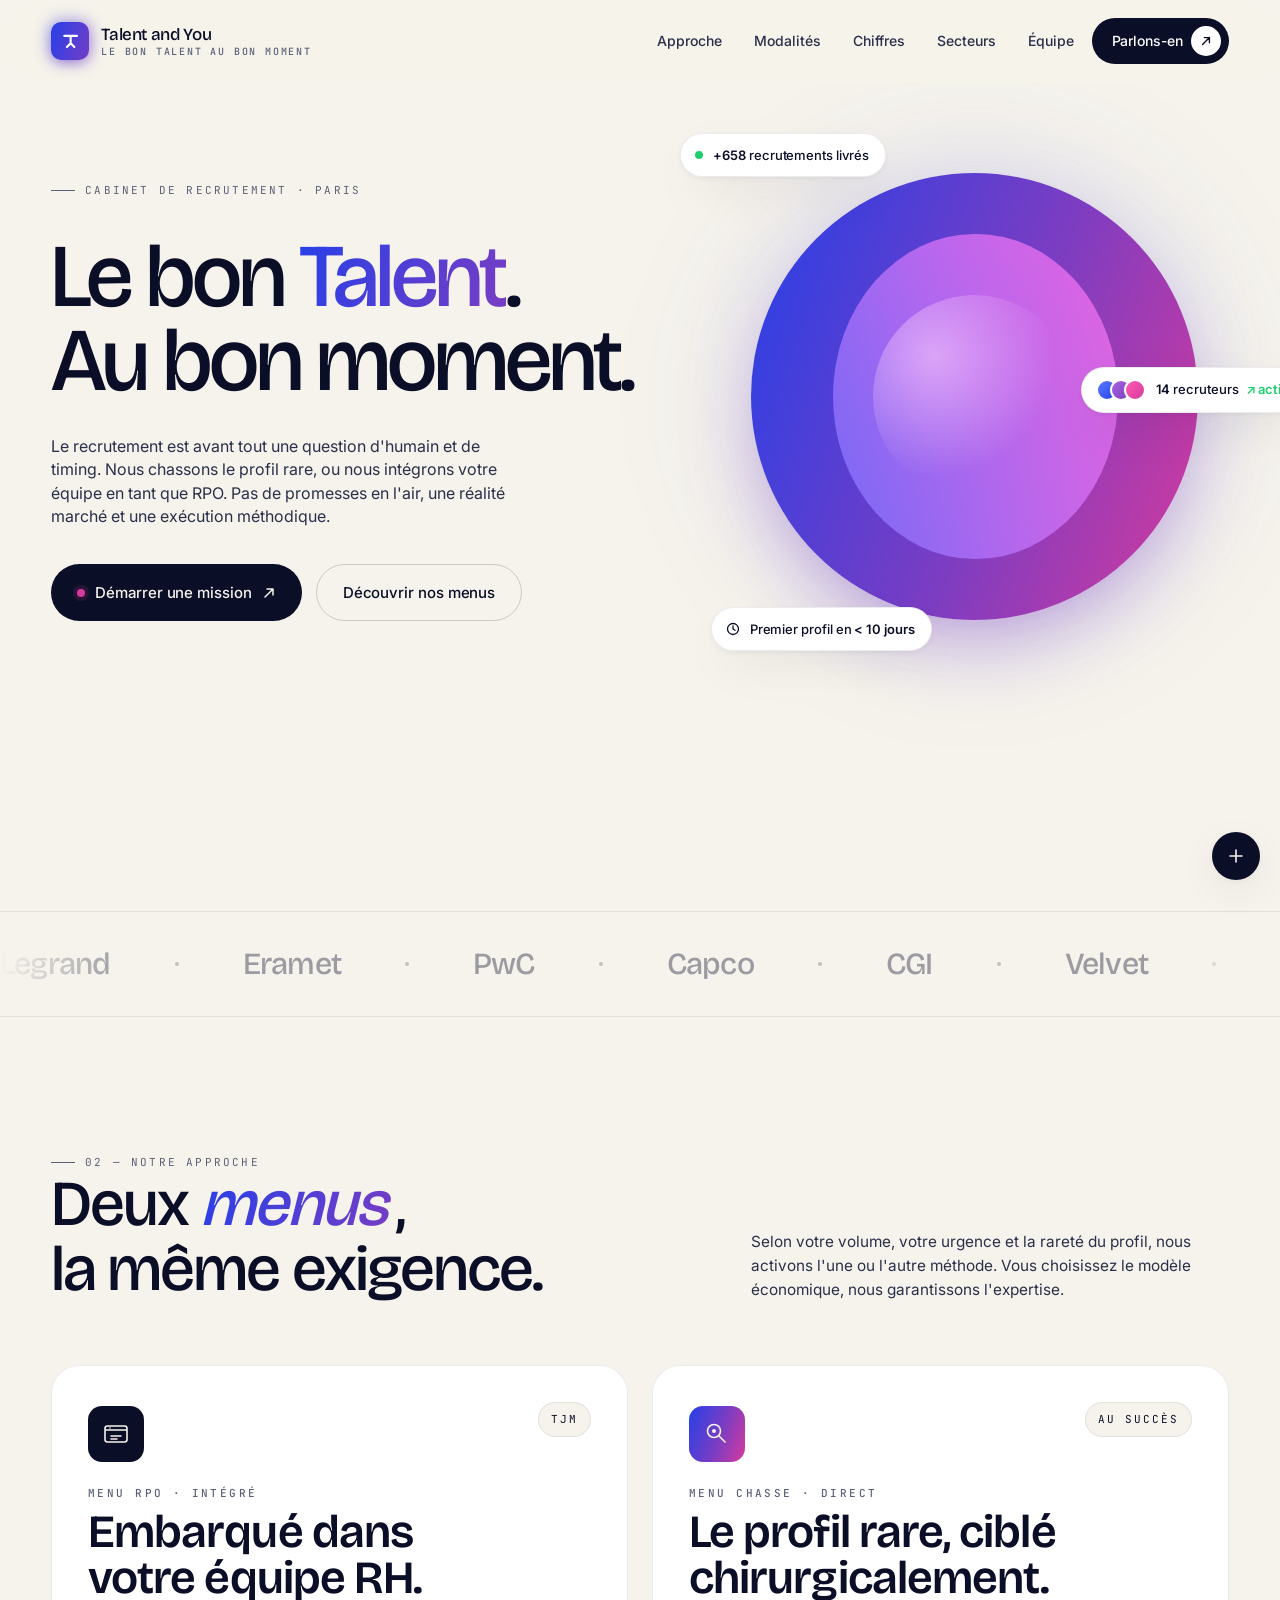
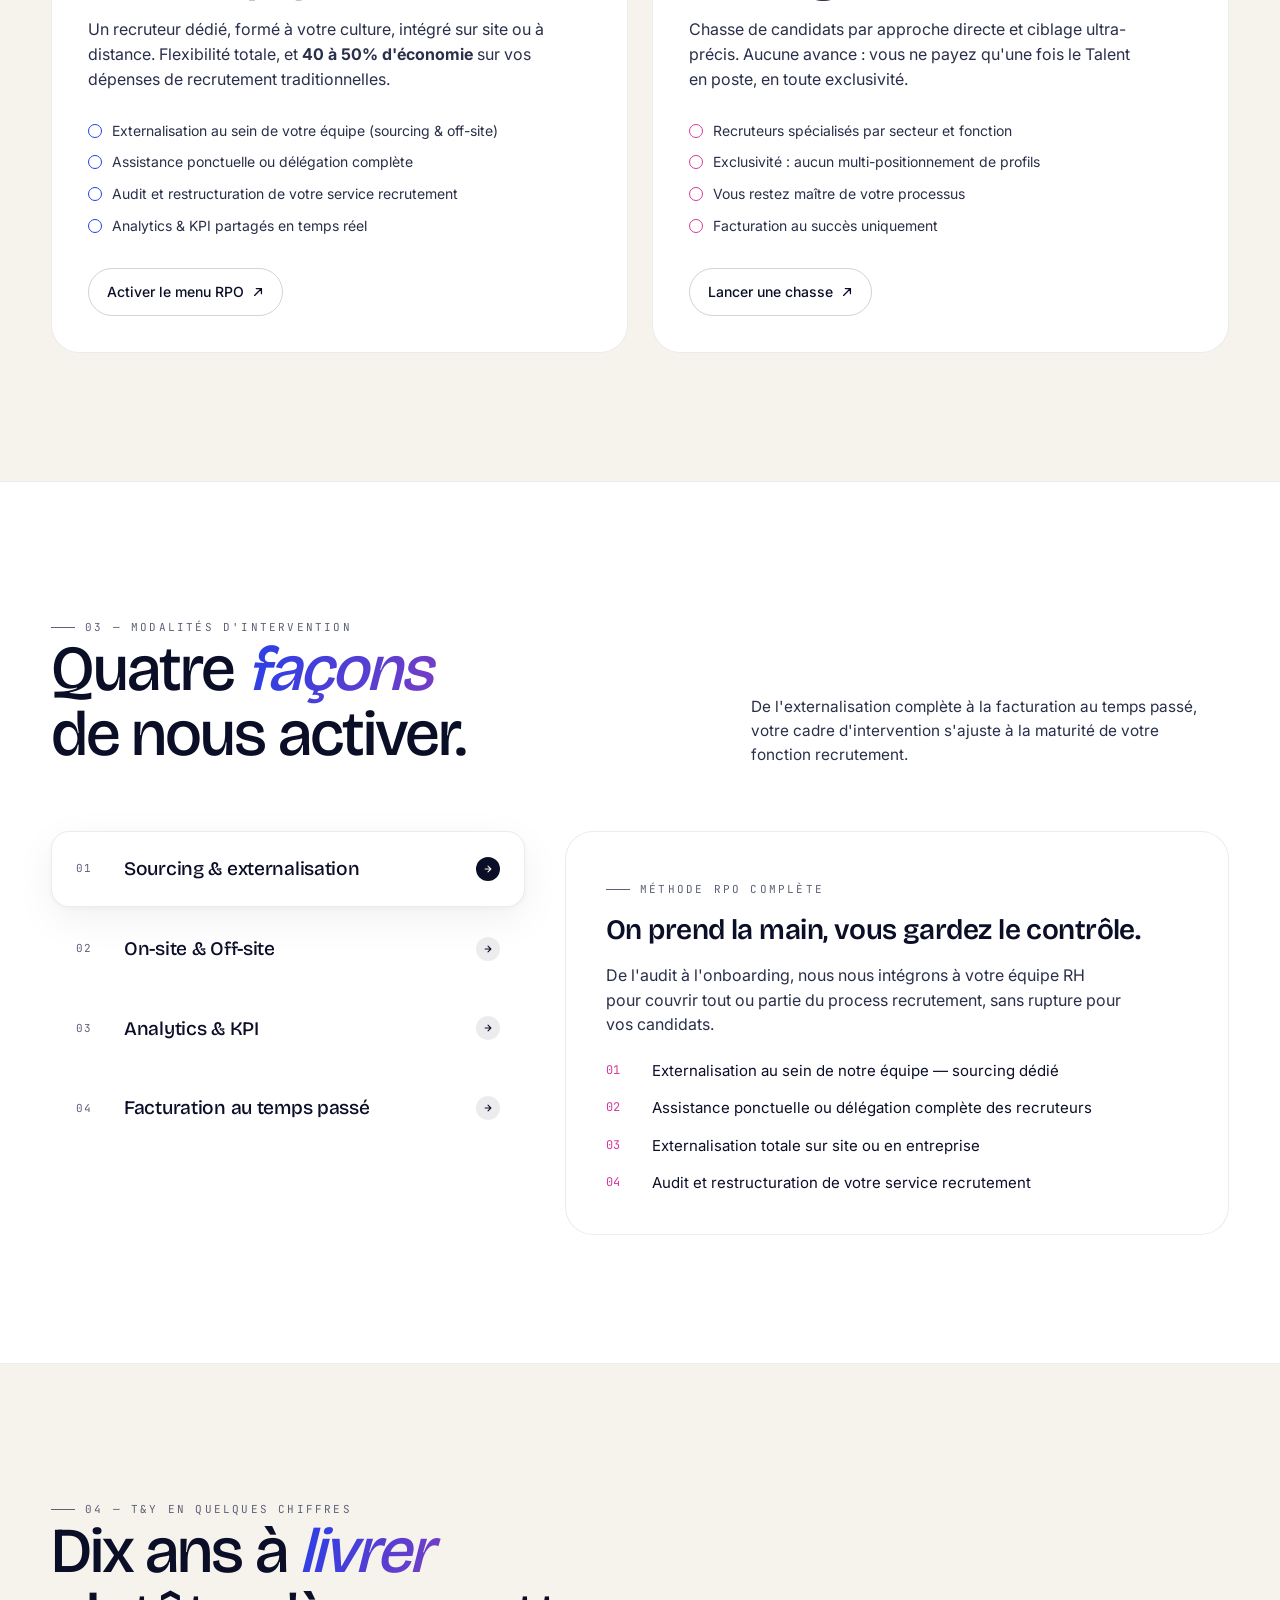
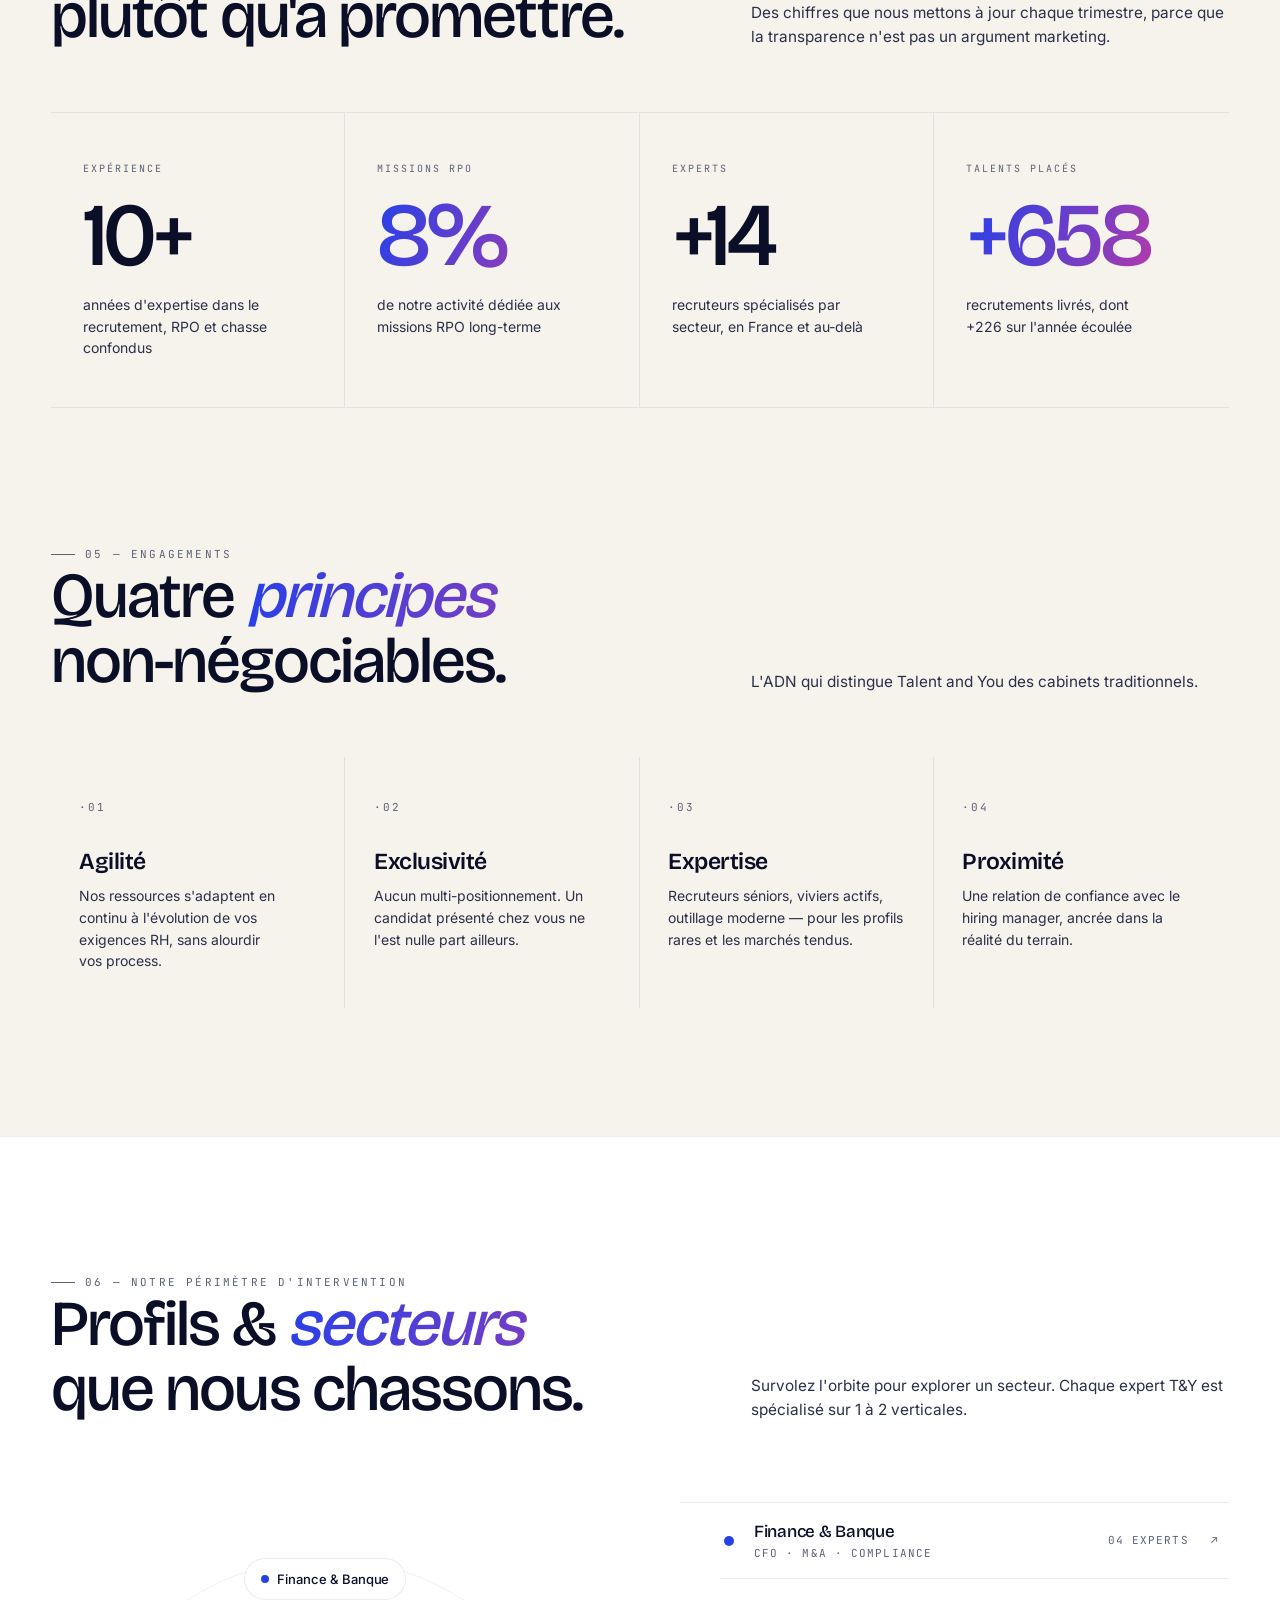
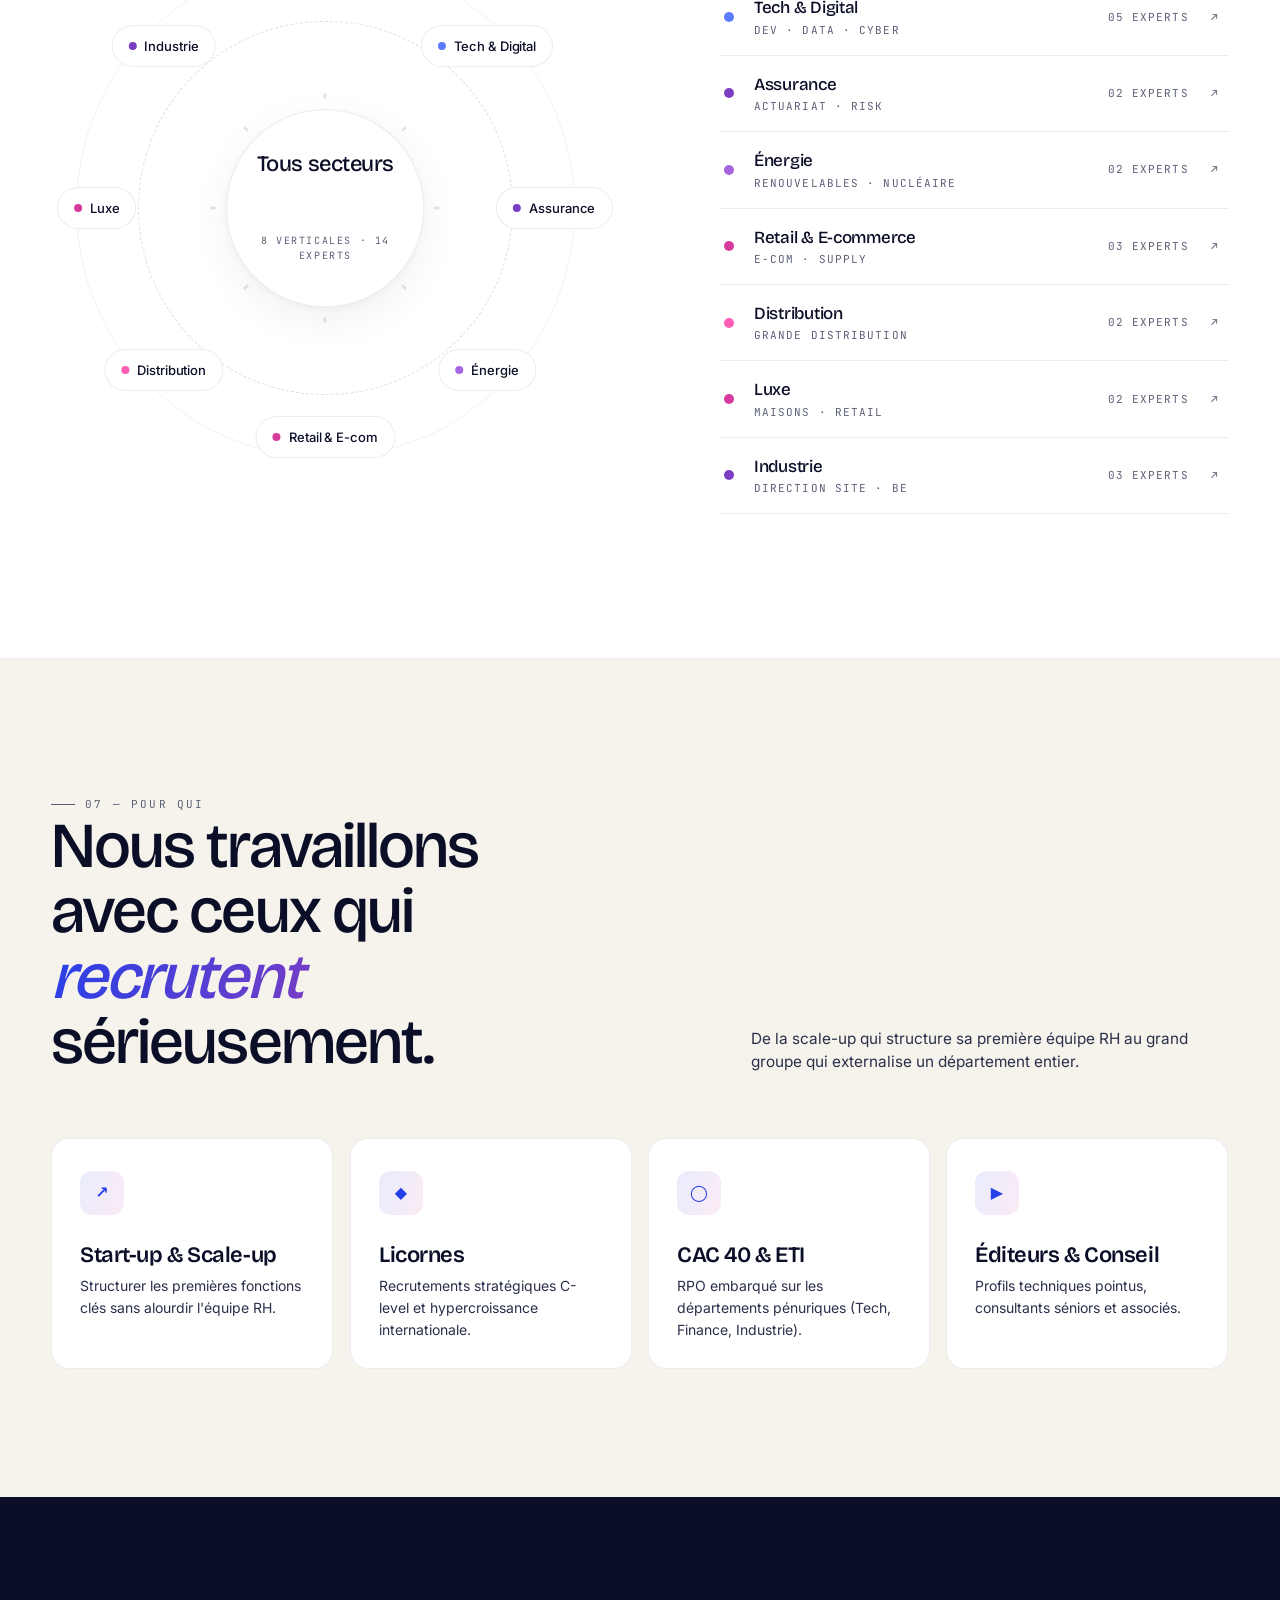
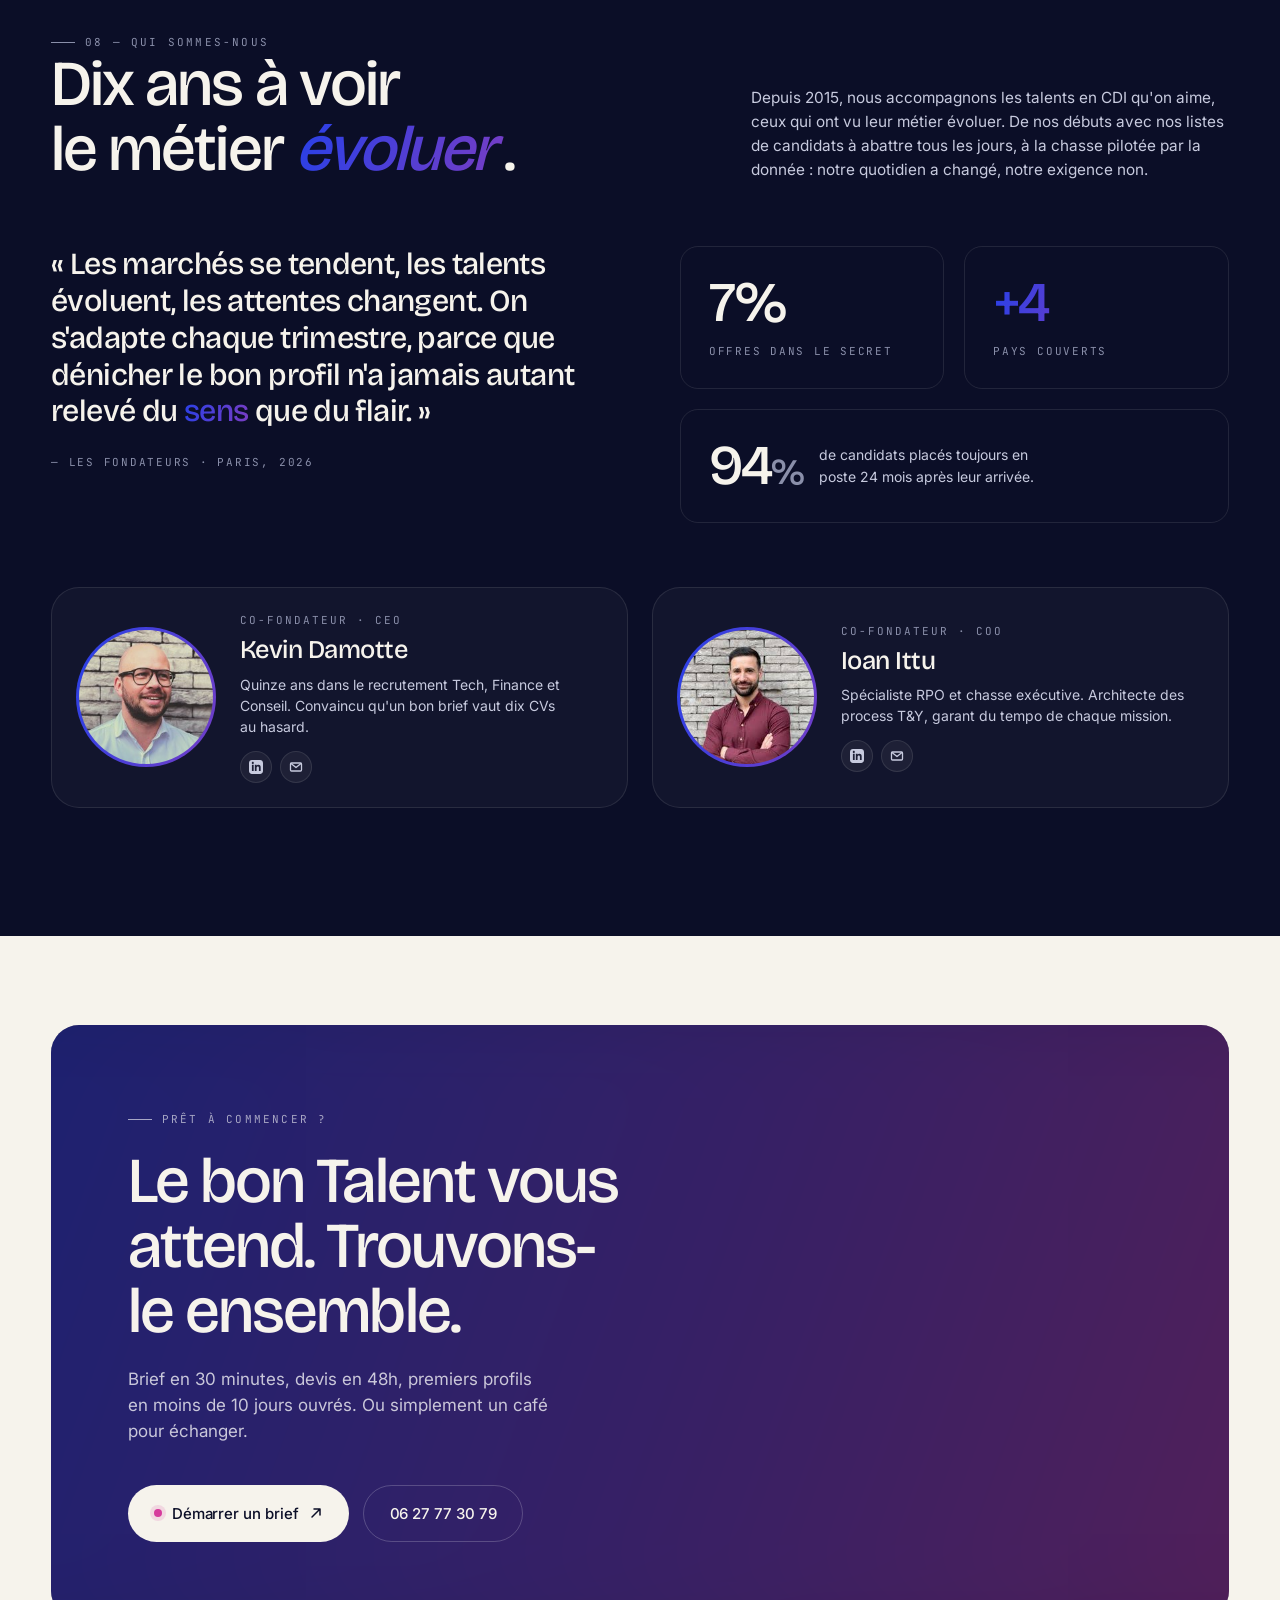
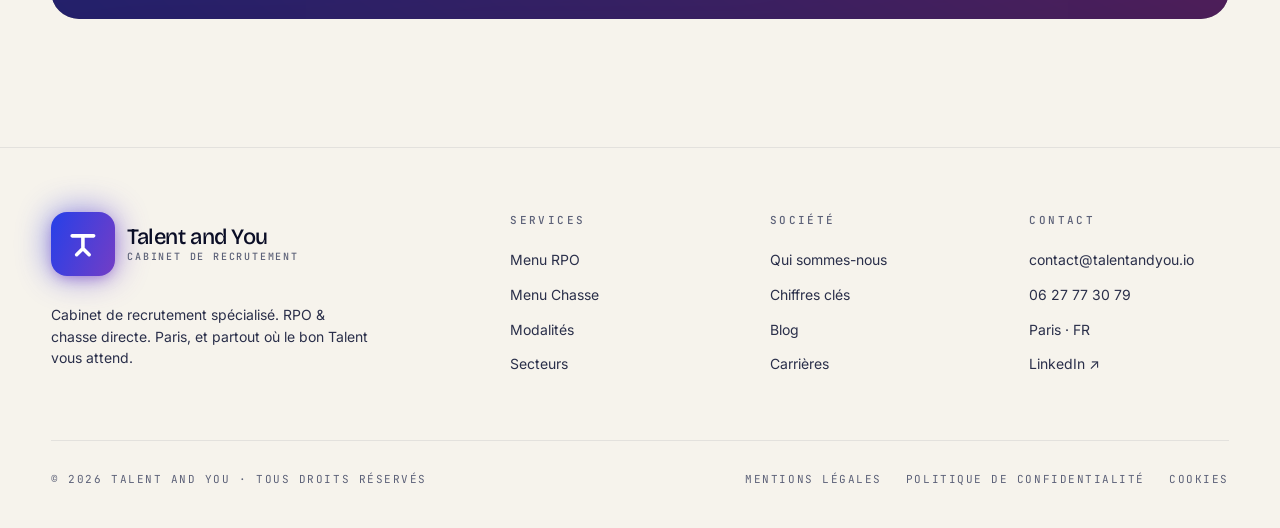
<file: index.html>
<!doctype html>
<html lang="fr">
<head>
<meta charset="utf-8" />
<meta name="viewport" content="width=device-width, initial-scale=1" />
<title>Talent and You — Cabinet de recrutement RPO &amp; Chasse de tête | Paris</title>
<meta name="description" content="Talent and You, cabinet de recrutement à Paris. RPO intégré et chasse de tête sur Finance, Tech, Industrie, Luxe, Retail et 8 verticales. +658 recrutements livrés depuis 2015. 94% de candidats toujours en poste à 24 mois." />
<meta name="theme-color" content="#0B0E27" />
<meta name="keywords" content="cabinet recrutement Paris, RPO, chasse de tête, recrutement Tech, recrutement Finance, recrutement Industrie, recrutement Luxe, executive search, sourcing, talent acquisition" />
<meta name="author" content="Talent and You" />
<link rel="canonical" href="https://talentandyou.io/" />

<!-- Open Graph (LinkedIn, Facebook, …) -->
<meta property="og:site_name" content="Talent and You" />
<meta property="og:title" content="Talent and You — Le bon Talent au bon moment" />
<meta property="og:description" content="Cabinet de recrutement RPO &amp; chasse de tête à Paris. 8 verticales, +14 experts, +658 recrutements livrés. Pas de promesses en l'air — une exécution méthodique." />
<meta property="og:type" content="website" />
<meta property="og:locale" content="fr_FR" />
<meta property="og:url" content="https://talentandyou.io/" />
<meta property="og:image" content="https://talentandyou.io/assets/og-image.png" />
<meta property="og:image:width" content="1200" />
<meta property="og:image:height" content="630" />
<meta property="og:image:alt" content="Talent and You — Cabinet de recrutement RPO et chasse de tête à Paris" />

<!-- Twitter / X -->
<meta name="twitter:card" content="summary_large_image" />
<meta name="twitter:title" content="Talent and You — Le bon Talent au bon moment" />
<meta name="twitter:description" content="Cabinet de recrutement RPO &amp; chasse à Paris. 8 verticales, +14 experts, +658 recrutements livrés." />
<meta name="twitter:image" content="https://talentandyou.io/assets/og-image.png" />

<!-- Structured data: organization -->
<script type="application/ld+json">
{
  "@context": "https://schema.org",
  "@type": "Organization",
  "name": "Talent and You",
  "url": "https://talentandyou.io/",
  "logo": "https://talentandyou.io/assets/og-image.png",
  "description": "Cabinet de recrutement RPO et chasse de tête à Paris, spécialisé sur 8 verticales (Finance, Tech, Industrie, Luxe, Retail, Distribution, Énergie, Assurance).",
  "foundingDate": "2015",
  "address": { "@type": "PostalAddress", "addressLocality": "Paris", "addressCountry": "FR" },
  "contactPoint": {
    "@type": "ContactPoint",
    "telephone": "+33-6-27-77-30-79",
    "contactType": "sales",
    "email": "contact@talentandyou.io",
    "availableLanguage": ["French", "English"]
  },
  "sameAs": ["https://www.linkedin.com/company/talent-and-you/"]
}
</script>

<link rel="preconnect" href="https://fonts.googleapis.com">
<link rel="preconnect" href="https://fonts.gstatic.com" crossorigin>
<link rel="stylesheet" href="https://fonts.googleapis.com/css2?family=Bricolage+Grotesque:opsz,wght@12..96,300..700&family=Inter:wght@300;400;500;600;700&family=JetBrains+Mono:wght@400;500&family=Instrument+Serif:ital@0;1&family=Space+Grotesk:wght@400;500;600;700&family=Fraunces:opsz,wght@9..144,400..700&display=swap" />

<link rel="stylesheet" href="styles.css" />
</head>
<body>

<!-- ============ NAV ============ -->
<header class="nav">
  <div class="wrap nav-inner">
    <a href="#" class="logo" aria-label="Talent and You">
      <span class="logo-icon" aria-hidden="true">
        <svg viewBox="0 0 40 40" fill="none">
          <!-- T (top bar + stem) merged with inverted Y (forked base) -->
          <path class="ty-mark"
                d="M 8 11 H 32 M 20 11 V 25 M 20 25 L 13 32 M 20 25 L 27 32"
                stroke="white" stroke-width="4" stroke-linecap="round" stroke-linejoin="round"/>
        </svg>
      </span>
      <span class="logo-text">Talent and You<small>Le bon Talent au bon moment</small></span>
    </a>
    <nav class="nav-links">
      <a href="#approche">Approche</a>
      <a href="#modalites">Modalités</a>
      <a href="#chiffres">Chiffres</a>
      <a href="#secteurs">Secteurs</a>
      <a href="#equipe">Équipe</a>
      <a href="#contact" class="nav-cta">
        Parlons-en
        <span class="arrow-bubble">
          <svg width="12" height="12" viewBox="0 0 14 14" fill="none"><path d="M3 11L11 3M11 3H5M11 3V9" stroke="currentColor" stroke-width="1.6" stroke-linecap="round" stroke-linejoin="round"/></svg>
        </span>
      </a>
    </nav>
  </div>
</header>

<main>

<!-- ============ HERO ============ -->
<section class="hero" id="hero" style="padding: 60px 0px 120px">
  <div class="hero-bg-dots" aria-hidden="true">
    <!-- LEFT column (left:4–28%) — drift RIGHT toward the blob -->
    <span class="d p1"        style="top:8%;  left:5%;  --dur:11s;   animation-delay:0s;"></span>
    <span class="d s p2"      style="top:22%; left:7%;  --dur:9.5s;  animation-delay:1.4s;"></span>
    <span class="d acc p5"    style="top:38%; left:4%;  --dur:13s;   animation-delay:3.1s;"></span>
    <span class="d s p1"      style="top:54%; left:6%;  --dur:10s;   animation-delay:.6s;"></span>
    <span class="d l acc2 p2" style="top:70%; left:5%;  --dur:12s;   animation-delay:2.4s;"></span>
    <span class="d s p5"      style="top:86%; left:8%;  --dur:11.5s; animation-delay:4.2s;"></span>
    <span class="d s p1"      style="top:14%; left:17%; --dur:10.5s; animation-delay:.9s;"></span>
    <span class="d p2"        style="top:32%; left:19%; --dur:14s;   animation-delay:5.3s;"></span>
    <span class="d s acc3 p5" style="top:48%; left:15%; --dur:11s;   animation-delay:1.8s;"></span>
    <span class="d s p2"      style="top:64%; left:21%; --dur:9s;    animation-delay:3.6s;"></span>
    <span class="d s p1"      style="top:80%; left:17%; --dur:13s;   animation-delay:.3s;"></span>

    <!-- CENTER (left:30–62%) — varied directions, includes upward escapes -->
    <span class="d s p6"      style="top:18%; left:32%; --dur:10s;   animation-delay:2.7s;"></span>
    <span class="d acc p3"    style="top:30%; left:38%; --dur:12.5s; animation-delay:1.1s;"></span>
    <span class="d s p1"      style="top:46%; left:34%; --dur:11s;   animation-delay:4.7s;"></span>
    <span class="d s p6"      style="top:60%; left:42%; --dur:9.5s;  animation-delay:.5s;"></span>
    <span class="d s acc3 p4" style="top:76%; left:38%; --dur:12s;   animation-delay:3.2s;"></span>
    <span class="d s p5"      style="top:24%; left:50%; --dur:10.5s; animation-delay:5.4s;"></span>
    <span class="d acc2 p6"   style="top:52%; left:54%; --dur:13.5s; animation-delay:1.7s;"></span>
    <span class="d s p3"      style="top:82%; left:52%; --dur:11s;   animation-delay:2.1s;"></span>

    <!-- RIGHT column (left:65–94%) — drift LEFT or UP (sweep back across) -->
    <span class="d s p3"      style="top:12%; left:88%; --dur:11s;   animation-delay:.4s;"></span>
    <span class="d s acc p4"  style="top:28%; left:90%; --dur:9.5s;  animation-delay:2.9s;"></span>
    <span class="d p6"        style="top:44%; left:92%; --dur:14s;   animation-delay:1.3s;"></span>
    <span class="d s p3"      style="top:60%; left:88%; --dur:10s;   animation-delay:4.2s;"></span>
    <span class="d s acc2 p4" style="top:76%; left:86%; --dur:11.5s; animation-delay:.9s;"></span>
    <span class="d s p3"      style="top:90%; left:78%; --dur:12s;   animation-delay:3.6s;"></span>
    <span class="d s p4"      style="top:22%; left:72%; --dur:10s;   animation-delay:5s;"></span>
    <span class="d acc3 p6"   style="top:54%; left:74%; --dur:13s;   animation-delay:2.3s;"></span>
  </div>
  <div class="wrap hero-grid">
    <div>
      <div class="eyebrow" style="margin-bottom: 36px;">Cabinet de recrutement · Paris</div>
      <h1 class="hero-headline">
        <span class="l1"><span>Le bon&nbsp;<i class="grad-text" style="font-style:normal;">Talent</i>.</span></span>
        <span class="l2"><span>Au bon moment.</span></span>
      </h1>
      <p class="hero-tag">Le recrutement est avant tout une question d'humain et de timing. Nous chassons le profil rare, ou nous intégrons votre équipe en tant que RPO. Pas de promesses en l'air, une réalité marché et une exécution méthodique.</p>
      <div class="hero-actions">
        <a href="#contact" class="btn btn-primary">
          <span class="dot"></span>
          Démarrer une mission
          <svg width="14" height="14" viewBox="0 0 14 14" fill="none"><path d="M3 11L11 3M11 3H5M11 3V9" stroke="currentColor" stroke-width="1.5" stroke-linecap="round" stroke-linejoin="round"/></svg>
        </a>
        <a href="#approche" class="btn btn-ghost">Découvrir nos menus</a>
      </div>
    </div>

    <div class="hero-art" aria-hidden="true">
      <div class="blob-glow"></div>
      <div class="blob"></div>
      <div class="blob b2"></div>
      <div class="blob b3"></div>
      <div class="hero-particles">
        <span class="p" style="top:12%;left:6%;animation-delay:0s;"></span>
        <span class="p acc" style="top:24%;left:88%;animation-delay:.8s;"></span>
        <span class="p" style="top:74%;left:4%;animation-delay:1.4s;"></span>
        <span class="p acc" style="top:86%;left:74%;animation-delay:2.1s;"></span>
        <span class="p" style="top:48%;left:96%;animation-delay:2.6s;"></span>
        <span class="p" style="top:6%;left:54%;animation-delay:3.2s;"></span>
        <!-- tiny halo dots around the tags & blob edge -->
        <span class="p tiny" style="top:4%;left:18%;animation-delay:.3s;"></span>
        <span class="p tiny acc" style="top:18%;left:74%;animation-delay:1.7s;"></span>
        <span class="p tiny" style="top:38%;left:84%;animation-delay:2.9s;"></span>
        <span class="p tiny" style="top:54%;left:8%;animation-delay:3.8s;"></span>
        <span class="p tiny acc" style="top:62%;left:92%;animation-delay:.5s;"></span>
        <span class="p tiny" style="top:80%;left:24%;animation-delay:4.4s;"></span>
        <span class="p tiny" style="top:92%;left:58%;animation-delay:2.2s;"></span>
        <span class="p tiny" style="top:32%;left:38%;animation-delay:1.0s;"></span>
      </div>
      <div class="tag t1">
        <span class="pulse"></span>
        <span><b>+658</b> recrutements livrés</span>
      </div>
      <div class="tag t2">
        <span class="av"><span></span><span></span><span></span></span>
        <span><b>14</b> recruteurs <span class="arrow-up">↗ actifs</span></span>
      </div>
      <div class="tag t3">
        <svg width="14" height="14" viewBox="0 0 14 14" fill="none"><circle cx="7" cy="7" r="5.5" stroke="currentColor" stroke-width="1.3"/><path d="M7 4v3l2 1.3" stroke="currentColor" stroke-width="1.3" stroke-linecap="round"/></svg>
        <span>Premier profil en <b>&lt; 10 jours</b></span>
      </div>
    </div>
  </div>

</section>

<!-- ============ MARQUEE confiance ============ -->
<section class="marquee" aria-label="Ils nous font confiance">
  <div class="marquee-row" aria-hidden="true">
    <span class="brand">Legrand</span><span class="dot"></span>
    <span class="brand">Eramet</span><span class="dot"></span>
    <span class="brand">PwC</span><span class="dot"></span>
    <span class="brand">Capco</span><span class="dot"></span>
    <span class="brand">CGI</span><span class="dot"></span>
    <span class="brand">Velvet</span><span class="dot"></span>
    <span class="brand">Jardiland</span><span class="dot"></span>
    <span class="brand">Netatmo</span><span class="dot"></span>
    <!-- duplicate for seamless loop -->
    <span class="brand">Legrand</span><span class="dot"></span>
    <span class="brand">Eramet</span><span class="dot"></span>
    <span class="brand">PwC</span><span class="dot"></span>
    <span class="brand">Capco</span><span class="dot"></span>
    <span class="brand">CGI</span><span class="dot"></span>
    <span class="brand">Velvet</span><span class="dot"></span>
    <span class="brand">Jardiland</span><span class="dot"></span>
    <span class="brand">Netatmo</span><span class="dot"></span>
  </div>
</section>

<!-- ============ APPROCHE — Deux menus ============ -->
<section class="section" id="approche">
  <div class="wrap">
    <div class="section-head reveal">
      <div>
        <div class="eyebrow">02 — Notre approche</div>
        <h2 class="section-title">Deux <span class="grad-text" style="padding: 0px 10px 0px 0px">menus</span>,<br/>la même exigence.</h2>
      </div>
      <p class="section-lede">Selon votre volume, votre urgence et la rareté du profil, nous activons l'une ou l'autre méthode. Vous choisissez le modèle économique, nous garantissons l'expertise.</p>
    </div>

    <div class="menus reveal-stagger">
      <article class="menu-card rpo">
        <span class="price-tag">TJM</span>
        <div class="menu-icon">
          <svg width="28" height="28" viewBox="0 0 28 28" fill="none">
            <rect x="3" y="6" width="22" height="16" rx="2.5" stroke="currentColor" stroke-width="1.6"/>
            <path d="M3 10h22" stroke="currentColor" stroke-width="1.6"/>
            <circle cx="8" cy="8" r=".8" fill="currentColor"/>
            <path d="M9 16h10M9 19h6" stroke="currentColor" stroke-width="1.5" stroke-linecap="round"/>
          </svg>
        </div>
        <h3>
          <small>Menu RPO · Intégré</small>
          Embarqué dans votre équipe RH.
        </h3>
        <p>
          Un recruteur dédié, formé à votre culture, intégré sur site ou à distance.
          Flexibilité totale, et <b>40 à 50% d'économie</b> sur vos dépenses de recrutement traditionnelles.
        </p>
        <ul>
          <li>Externalisation au sein de votre équipe (sourcing &amp; off-site)</li>
          <li>Assistance ponctuelle ou délégation complète</li>
          <li>Audit et restructuration de votre service recrutement</li>
          <li>Analytics &amp; KPI partagés en temps réel</li>
        </ul>
        <a href="#contact" class="menu-cta">
          Activer le menu RPO
          <svg width="12" height="12" viewBox="0 0 14 14" fill="none"><path d="M3 11L11 3M11 3H5M11 3V9" stroke="currentColor" stroke-width="1.5" stroke-linecap="round" stroke-linejoin="round"/></svg>
        </a>
      </article>

      <article class="menu-card chasse">
        <span class="price-tag">Au succès</span>
        <div class="menu-icon">
          <svg width="28" height="28" viewBox="0 0 28 28" fill="none">
            <circle cx="11" cy="11" r="6.5" stroke="currentColor" stroke-width="1.6"/>
            <path d="M16 16l6 6" stroke="currentColor" stroke-width="1.6" stroke-linecap="round"/>
            <circle cx="11" cy="11" r="2" fill="currentColor"/>
          </svg>
        </div>
        <h3>
          <small>Menu Chasse · Direct</small>
          Le profil rare, ciblé chirurgicalement.
        </h3>
        <p>
          Chasse de candidats par approche directe et ciblage ultra-précis.
          Aucune avance : vous ne payez qu'une fois le Talent en poste, en toute exclusivité.
        </p>
        <ul>
          <li>Recruteurs spécialisés par secteur et fonction</li>
          <li>Exclusivité : aucun multi-positionnement de profils</li>
          <li>Vous restez maître de votre processus</li>
          <li>Facturation au succès uniquement</li>
        </ul>
        <a href="#contact" class="menu-cta">
          Lancer une chasse
          <svg width="12" height="12" viewBox="0 0 14 14" fill="none"><path d="M3 11L11 3M11 3H5M11 3V9" stroke="currentColor" stroke-width="1.5" stroke-linecap="round" stroke-linejoin="round"/></svg>
        </a>
      </article>
    </div>
  </div>
</section>

<!-- ============ MODALITÉS — Tabs interactives ============ -->
<section class="section" id="modalites" style="background: var(--bg-elev); border-block: 1px solid var(--line);">
  <div class="wrap">
    <div class="section-head reveal">
      <div>
        <div class="eyebrow">03 — Modalités d'intervention</div>
        <h2 class="section-title">Quatre <span class="grad-text" style="padding: 0px 10px 0px 0px">façons</span><br/>de nous activer.</h2>
      </div>
      <p class="section-lede">
        De l'externalisation complète à la facturation au temps passé, votre cadre d'intervention
        s'ajuste à la maturité de votre fonction recrutement.
      </p>
    </div>

    <div class="modalites reveal">
      <div class="tabs" role="tablist">
        <button class="tab active" data-tab="t1" role="tab" aria-selected="true">
          <span class="num">01</span>
          <span class="label">Sourcing &amp; externalisation</span>
          <span class="arrow-i"><svg width="10" height="10" viewBox="0 0 14 14" fill="none"><path d="M3 7h8M7 3l4 4-4 4" stroke="currentColor" stroke-width="1.5" stroke-linecap="round" stroke-linejoin="round"/></svg></span>
        </button>
        <button class="tab" data-tab="t2" role="tab" aria-selected="false">
          <span class="num">02</span>
          <span class="label">On-site &amp; Off-site</span>
          <span class="arrow-i"><svg width="10" height="10" viewBox="0 0 14 14" fill="none"><path d="M3 7h8M7 3l4 4-4 4" stroke="currentColor" stroke-width="1.5" stroke-linecap="round" stroke-linejoin="round"/></svg></span>
        </button>
        <button class="tab" data-tab="t3" role="tab" aria-selected="false">
          <span class="num">03</span>
          <span class="label">Analytics &amp; KPI</span>
          <span class="arrow-i"><svg width="10" height="10" viewBox="0 0 14 14" fill="none"><path d="M3 7h8M7 3l4 4-4 4" stroke="currentColor" stroke-width="1.5" stroke-linecap="round" stroke-linejoin="round"/></svg></span>
        </button>
        <button class="tab" data-tab="t4" role="tab" aria-selected="false">
          <span class="num">04</span>
          <span class="label">Facturation au temps passé</span>
          <span class="arrow-i"><svg width="10" height="10" viewBox="0 0 14 14" fill="none"><path d="M3 7h8M7 3l4 4-4 4" stroke="currentColor" stroke-width="1.5" stroke-linecap="round" stroke-linejoin="round"/></svg></span>
        </button>
      </div>

      <div class="tab-panel">
        <div class="tab-content active" data-tab="t1">
          <div class="eyebrow" style="margin-bottom:18px;">Méthode RPO complète</div>
          <h4>On prend la main, vous gardez le contrôle.</h4>
          <p>
            De l'audit à l'onboarding, nous nous intégrons à votre équipe RH pour couvrir
            tout ou partie du process recrutement, sans rupture pour vos candidats.
          </p>
          <ol>
            <li>Externalisation au sein de notre équipe — sourcing dédié</li>
            <li>Assistance ponctuelle ou délégation complète des recruteurs</li>
            <li>Externalisation totale sur site ou en entreprise</li>
            <li>Audit et restructuration de votre service recrutement</li>
          </ol>
        </div>

        <div class="tab-content" data-tab="t2">
          <div class="eyebrow" style="margin-bottom:18px;">Présence physique &amp; remote</div>
          <h4>Nos recruteurs là où vous en avez besoin.</h4>
          <p>
            On-site dans vos locaux pour renforcer la marque employeur et la fluidité interne,
            ou off-site pour absorber un pic d'activité sans alourdir vos process internes.
          </p>
          <ol>
            <li>Intégration sur site, dans le respect de votre culture</li>
            <li>Mode hybride avec rituels d'équipe alignés</li>
            <li>Reporting hebdomadaire et stand-ups dédiés</li>
            <li>Bascule on/off transparente selon le volume</li>
          </ol>
        </div>

        <div class="tab-content" data-tab="t3">
          <div class="eyebrow" style="margin-bottom:18px;">Pilotage piloté par la donnée</div>
          <h4>Mesurer, ajuster, performer.</h4>
          <p>
            Dashboards live, KPI partagés et points de pilotage hebdomadaires :
            vous voyez avancer chaque mission en temps réel.
          </p>
          <ol>
            <li>Pipeline candidats, taux de transformation, temps moyen</li>
            <li>Source-of-hire, qualité des entretiens, NPS candidats</li>
            <li>Reporting automatisé exporté chaque semaine</li>
            <li>Recommandations data-driven pour optimiser le funnel</li>
          </ol>
        </div>

        <div class="tab-content" data-tab="t4">
          <div class="eyebrow" style="margin-bottom:18px;">TJM transparent</div>
          <h4>Une facturation simple, lisible, juste.</h4>
          <p>
            Vous payez le temps réellement consacré à vos missions, sans pourcentage
            sur le salaire ni frais cachés. Idéal pour les volumes &gt; 5 recrutements.
          </p>
          <ol>
            <li>Tarif journalier moyen négocié à l'engagement</li>
            <li>40 à 50% d'économie vs honoraires classiques</li>
            <li>Aucune avance, aucun frais de dossier</li>
            <li>Engagement minimum 1 mois, dénonciation libre ensuite</li>
          </ol>
        </div>
      </div>
    </div>
  </div>
</section>

<!-- ============ CHIFFRES ============ -->
<section class="section" id="chiffres" style="padding-top:0;padding-bottom:0;">
  <div class="wrap">
    <div class="section-head reveal" style="padding-top: clamp(80px, 10vw, 160px);">
      <div>
        <div class="eyebrow">04 — T&amp;Y en quelques chiffres</div>
        <h2 class="section-title">Dix ans à <span class="grad-text" style="padding: 0px 10px 0px 0px">livrer</span><br/>plutôt qu'à promettre.</h2>
      </div>
      <p class="section-lede">
        Des chiffres que nous mettons à jour chaque trimestre,
        parce que la transparence n'est pas un argument marketing.
      </p>
    </div>

    <div class="stats reveal" data-once="no">
      <div class="stat">
        <span class="ek">Expérience</span>
        <div class="num plain"><span data-count="10" data-suffix="+">10+</span></div>
        <div class="lbl">années d'expertise dans le recrutement, RPO et chasse confondus</div>
      </div>
      <div class="stat">
        <span class="ek">Missions RPO</span>
        <div class="num"><span data-count="8" data-suffix="%">8%</span></div>
        <div class="lbl">de notre activité dédiée aux missions RPO long-terme</div>
      </div>
      <div class="stat">
        <span class="ek">Experts</span>
        <div class="num plain"><span data-count="14" data-prefix="+">+14</span></div>
        <div class="lbl">recruteurs spécialisés par secteur, en France et au-delà</div>
      </div>
      <div class="stat">
        <span class="ek">Talents placés</span>
        <div class="num"><span data-count="658" data-prefix="+">+658</span></div>
        <div class="lbl">recrutements livrés, dont +226 sur l'année écoulée</div>
      </div>
    </div>
    <div style="padding-bottom: clamp(80px, 10vw, 160px);"></div>
  </div>
</section>

<!-- ============ VALEURS ============ -->
<section class="section" style="padding-top:0;">
  <div class="wrap">
    <div class="section-head reveal">
      <div>
        <div class="eyebrow">05 — Engagements</div>
        <h2 class="section-title">Quatre <span class="grad-text" style="padding: 0px 10px 0px 0px">principes</span><br/>non-négociables.</h2>
      </div>
      <p class="section-lede">
        L'ADN qui distingue Talent and You des cabinets traditionnels.
      </p>
    </div>

    <div class="values reveal-stagger">
      <div class="value">
        <span class="v-num">·01</span>
        <h4>Agilité</h4>
        <p>Nos ressources s'adaptent en continu à l'évolution de vos exigences RH, sans alourdir vos process.</p>
      </div>
      <div class="value">
        <span class="v-num">·02</span>
        <h4>Exclusivité</h4>
        <p>Aucun multi-positionnement. Un candidat présenté chez vous ne l'est nulle part ailleurs.</p>
      </div>
      <div class="value">
        <span class="v-num">·03</span>
        <h4>Expertise</h4>
        <p>Recruteurs séniors, viviers actifs, outillage moderne — pour les profils rares et les marchés tendus.</p>
      </div>
      <div class="value">
        <span class="v-num">·04</span>
        <h4>Proximité</h4>
        <p>Une relation de confiance avec le hiring manager, ancrée dans la réalité du terrain.</p>
      </div>
    </div>
  </div>
</section>

<!-- ============ SECTEURS — Orbite interactive ============ -->
<section class="section" id="secteurs" style="background: var(--bg-elev); border-block: 1px solid var(--line);">
  <div class="wrap">
    <div class="section-head reveal">
      <div>
        <div class="eyebrow">06 — Notre périmètre d'intervention</div>
        <h2 class="section-title">Profils &amp; <span class="grad-text" style="padding: 0px 10px 0px 0px">secteurs</span><br/>que nous chassons.</h2>
      </div>
      <p class="section-lede">
        Survolez l'orbite pour explorer un secteur. Chaque expert T&amp;Y est spécialisé sur 1 à 2 verticales.
      </p>
    </div>

    <div class="wheel-section orbit-section reveal">
      <div class="orbit" aria-hidden="true">
        <div class="orbit-rings">
          <div class="ring r1"></div>
          <div class="ring r2"></div>
        </div>
        <svg class="orbit-spokes" viewBox="-100 -100 200 200">
          <line data-key="finance"      x1="0" y1="0" x2="0"      y2="-44"/>
          <line data-key="tech"         x1="0" y1="0" x2="31.11"  y2="-31.11"/>
          <line data-key="assurance"    x1="0" y1="0" x2="44"     y2="0"/>
          <line data-key="energie"      x1="0" y1="0" x2="31.11"  y2="31.11"/>
          <line data-key="retail"       x1="0" y1="0" x2="0"      y2="44"/>
          <line data-key="distribution" x1="0" y1="0" x2="-31.11" y2="31.11"/>
          <line data-key="luxe"         x1="0" y1="0" x2="-44"    y2="0"/>
          <line data-key="industrie"    x1="0" y1="0" x2="-31.11" y2="-31.11"/>
        </svg>
        <button class="orbit-bubble" data-key="finance"      style="--a: 0deg;   --bubble-color: var(--brand-1);">Finance &amp; Banque</button>
        <button class="orbit-bubble" data-key="tech"         style="--a: 45deg;  --bubble-color: #5B7BFF;">Tech &amp; Digital</button>
        <button class="orbit-bubble" data-key="assurance"    style="--a: 90deg;  --bubble-color: var(--brand-mid);">Assurance</button>
        <button class="orbit-bubble" data-key="energie"      style="--a: 135deg; --bubble-color: #A865E0;">Énergie</button>
        <button class="orbit-bubble" data-key="retail"       style="--a: 180deg; --bubble-color: var(--brand-2);">Retail &amp; E-com</button>
        <button class="orbit-bubble" data-key="distribution" style="--a: 225deg; --bubble-color: #FF5CB3;">Distribution</button>
        <button class="orbit-bubble" data-key="luxe"         style="--a: 270deg; --bubble-color: #D63A9C;">Luxe</button>
        <button class="orbit-bubble" data-key="industrie"    style="--a: 315deg; --bubble-color: #7B3DC2;">Industrie</button>
        <div class="orbit-center">
          <div class="name">Tous secteurs</div>
          <div class="sub">8 verticales · 14 experts</div>
        </div>
      </div>

      <ul class="orbit-legend">
        <li data-key="finance"      data-sub="CFO · M&amp;A · Compliance"          style="--bubble-color: var(--brand-1);"><span class="swatch"></span><div><div class="lbl">Finance &amp; Banque</div><div class="meta">CFO · M&amp;A · Compliance</div></div><span class="meta">04 experts</span><span class="nb">↗</span></li>
        <li data-key="tech"         data-sub="Dev · Data · Cyber"                   style="--bubble-color: #5B7BFF;"><span class="swatch"></span><div><div class="lbl">Tech &amp; Digital</div><div class="meta">Dev · Data · Cyber</div></div><span class="meta">05 experts</span><span class="nb">↗</span></li>
        <li data-key="assurance"    data-sub="Actuariat · Risk · Sinistres"         style="--bubble-color: var(--brand-mid);"><span class="swatch"></span><div><div class="lbl">Assurance</div><div class="meta">Actuariat · Risk</div></div><span class="meta">02 experts</span><span class="nb">↗</span></li>
        <li data-key="energie"      data-sub="Renouvelables · Nucléaire · O&amp;G"  style="--bubble-color: #A865E0;"><span class="swatch"></span><div><div class="lbl">Énergie</div><div class="meta">Renouvelables · Nucléaire</div></div><span class="meta">02 experts</span><span class="nb">↗</span></li>
        <li data-key="retail"       data-sub="E-commerce · Buying · Supply"         style="--bubble-color: var(--brand-2);"><span class="swatch"></span><div><div class="lbl">Retail &amp; E-commerce</div><div class="meta">E-com · Supply</div></div><span class="meta">03 experts</span><span class="nb">↗</span></li>
        <li data-key="distribution" data-sub="Grande distribution · Achats"         style="--bubble-color: #FF5CB3;"><span class="swatch"></span><div><div class="lbl">Distribution</div><div class="meta">Grande distribution</div></div><span class="meta">02 experts</span><span class="nb">↗</span></li>
        <li data-key="luxe"         data-sub="Maisons · Marketing · Retail"         style="--bubble-color: #D63A9C;"><span class="swatch"></span><div><div class="lbl">Luxe</div><div class="meta">Maisons · Retail</div></div><span class="meta">02 experts</span><span class="nb">↗</span></li>
        <li data-key="industrie"    data-sub="Direction site · Bureau d'études"     style="--bubble-color: #7B3DC2;"><span class="swatch"></span><div><div class="lbl">Industrie</div><div class="meta">Direction site · BE</div></div><span class="meta">03 experts</span><span class="nb">↗</span></li>
      </ul>
    </div>
  </div>
</section>

<!-- ============ POUR QUI ============ -->
<section class="section">
  <div class="wrap">
    <div class="section-head reveal">
      <div>
        <div class="eyebrow">07 — Pour qui</div>
        <h2 class="section-title">Nous travaillons<br/>avec ceux qui <span class="grad-text" style="padding: 0px 10px 0px 0px">recrutent</span> sérieusement.</h2>
      </div>
      <p class="section-lede">
        De la scale-up qui structure sa première équipe RH au grand groupe qui externalise un département entier.
      </p>
    </div>

    <div class="audiences reveal-stagger">
      <div class="audience">
        <div class="glyph">↗</div>
        <h4>Start-up &amp; Scale-up</h4>
        <p>Structurer les premières fonctions clés sans alourdir l'équipe RH.</p>
      </div>
      <div class="audience">
        <div class="glyph">◆</div>
        <h4>Licornes</h4>
        <p>Recrutements stratégiques C-level et hypercroissance internationale.</p>
      </div>
      <div class="audience">
        <div class="glyph">◯</div>
        <h4>CAC 40 &amp; ETI</h4>
        <p>RPO embarqué sur les départements pénuriques (Tech, Finance, Industrie).</p>
      </div>
      <div class="audience">
        <div class="glyph">▶</div>
        <h4>Éditeurs &amp; Conseil</h4>
        <p>Profils techniques pointus, consultants séniors et associés.</p>
      </div>
    </div>
  </div>
</section>

<!-- ============ EQUIPE ============ -->
<section class="section dark-bg" id="equipe" style="background: var(--bg-dark); color: var(--bg);">
  <div class="wrap" style="--ink:#F6F3EC; --ink-soft:#C7CADE; --muted:#8A8FAA; --line: rgba(246,243,236,.1);">
    <div class="section-head reveal">
      <div>
        <div class="eyebrow" style="color:#8A8FAA;">08 — Qui sommes-nous</div>
        <h2 class="section-title" style="color:#F6F3EC;">Dix ans à voir<br/>le métier <span class="grad-text" style="padding: 0px 10px 0px 0px">évoluer</span>.</h2>
      </div>
      <p class="section-lede" style="color:#C7CADE;">Depuis 2015, nous accompagnons les talents en CDI qu'on aime, ceux qui ont vu leur métier évoluer. De nos débuts avec nos listes de candidats à abattre tous les jours, à la chasse pilotée par la donnée : notre quotidien a changé, notre exigence non.</p>
    </div>

    <div style="display:grid; grid-template-columns: 1fr 1fr; gap: 80px; align-items: start;" class="reveal">
      <div>
        <p style="font-family: var(--f-display); font-size: clamp(24px, 2.4vw, 36px); font-weight: 500; letter-spacing: -0.02em; line-height: 1.2; color:#F6F3EC;">
          « Les marchés se tendent, les talents évoluent, les attentes changent.
          On s'adapte chaque trimestre, parce que dénicher le bon profil
          n'a jamais autant relevé du <span class="grad-text">sens</span> que du flair. »
        </p>
        <div style="font-family: var(--f-mono); font-size:11px; letter-spacing:.16em; color:#8A8FAA; text-transform:uppercase; margin-top: 24px;">— Les fondateurs · Paris, 2026</div>
      </div>
      <div style="display: grid; grid-template-columns: 1fr 1fr; gap: 20px;">
        <div style="padding: 28px; border: 1px solid rgba(246,243,236,.1); border-radius: 18px;">
          <div style="font-family: var(--f-display); font-size: 56px; font-weight: 500; line-height: 1; letter-spacing: -0.04em; color:#F6F3EC;">7%</div>
          <div style="font-family: var(--f-mono); font-size:11px; letter-spacing:.16em; color:#8A8FAA; text-transform:uppercase; margin-top: 12px;">Offres dans le secret</div>
        </div>
        <div style="padding: 28px; border: 1px solid rgba(246,243,236,.1); border-radius: 18px;">
          <div style="font-family: var(--f-display); font-size: 56px; font-weight: 500; line-height: 1; letter-spacing: -0.04em; background: var(--grad); -webkit-background-clip: text; background-clip: text; color: transparent;">+4</div>
          <div style="font-family: var(--f-mono); font-size:11px; letter-spacing:.16em; color:#8A8FAA; text-transform:uppercase; margin-top: 12px;">Pays couverts</div>
        </div>
        <div style="padding: 28px; border: 1px solid rgba(246,243,236,.1); border-radius: 18px; grid-column: 1 / -1;">
          <div style="display: flex; gap: 16px; align-items: center;">
            <div style="font-family: var(--f-display); font-size: 56px; font-weight: 500; line-height: 1; letter-spacing: -0.04em; color:#F6F3EC;">94<span style="font-size: 36px; color:#8A8FAA;">%</span></div>
            <div style="font-size: 14px; color:#C7CADE; max-width: 240px;">de candidats placés toujours en poste 24 mois après leur arrivée.</div>
          </div>
        </div>
      </div>
    </div>

    <div class="founders reveal-stagger">
      <article class="founder">
        <div class="founder-photo-wrap">
          <img class="founder-photo" src="assets/kevin-damotte.jpg" alt="Portrait de Kevin Damotte, co-fondateur et CEO de Talent and You, cabinet de recrutement à Paris" width="140" height="140" loading="lazy" decoding="async" />
        </div>
        <div class="founder-meta">
          <div class="role">Co-fondateur · CEO</div>
          <div class="name">Kevin Damotte</div>
          <p class="bio">Quinze ans dans le recrutement Tech, Finance et Conseil. Convaincu qu'un bon brief vaut dix CVs au hasard.</p>
          <div class="links">
            <a href="https://fr.linkedin.com/in/kevin-damotte-04ba2029" target="_blank" rel="noopener noreferrer" aria-label="LinkedIn de Kevin Damotte">
              <svg width="14" height="14" viewBox="0 0 24 24" fill="currentColor"><path d="M19 0h-14C2.24 0 0 2.24 0 5v14c0 2.76 2.24 5 5 5h14c2.76 0 5-2.24 5-5V5c0-2.76-2.24-5-5-5zM8 19H5V8h3v11zM6.5 6.73c-.97 0-1.75-.79-1.75-1.76S5.53 3.2 6.5 3.2s1.75.79 1.75 1.76S7.47 6.73 6.5 6.73zM20 19h-3v-5.6c0-3.37-4-3.11-4 0V19h-3V8h3v1.77c1.4-2.59 7-2.78 7 2.48V19z"/></svg>
            </a>
            <a href="mailto:kevindamotte@talentandyou.io" aria-label="Email Kevin Damotte">
              <svg width="14" height="14" viewBox="0 0 14 14" fill="none"><rect x="1.5" y="3" width="11" height="8" rx="1" stroke="currentColor" stroke-width="1.3"/><path d="M2 3.5l5 4 5-4" stroke="currentColor" stroke-width="1.3" stroke-linecap="round" stroke-linejoin="round"/></svg>
            </a>
          </div>
        </div>
      </article>

      <article class="founder">
        <div class="founder-photo-wrap">
          <img class="founder-photo" src="assets/founder-1.jpg" alt="Portrait de Ioan Ittu, co-fondateur et COO de Talent and You, cabinet de recrutement à Paris" width="140" height="140" loading="lazy" decoding="async" />
        </div>
        <div class="founder-meta">
          <div class="role">Co-fondateur · COO</div>
          <div class="name">Ioan Ittu</div>
          <p class="bio">Spécialiste RPO et chasse exécutive. Architecte des process T&amp;Y, garant du tempo de chaque mission.</p>
          <div class="links">
            <a href="https://fr.linkedin.com/in/ioanittu" target="_blank" rel="noopener noreferrer" aria-label="LinkedIn de Ioan Ittu">
              <svg width="14" height="14" viewBox="0 0 24 24" fill="currentColor"><path d="M19 0h-14C2.24 0 0 2.24 0 5v14c0 2.76 2.24 5 5 5h14c2.76 0 5-2.24 5-5V5c0-2.76-2.24-5-5-5zM8 19H5V8h3v11zM6.5 6.73c-.97 0-1.75-.79-1.75-1.76S5.53 3.2 6.5 3.2s1.75.79 1.75 1.76S7.47 6.73 6.5 6.73zM20 19h-3v-5.6c0-3.37-4-3.11-4 0V19h-3V8h3v1.77c1.4-2.59 7-2.78 7 2.48V19z"/></svg>
            </a>
            <a href="mailto:ioanittu@talentandyou.io" aria-label="Email Ioan Ittu">
              <svg width="14" height="14" viewBox="0 0 14 14" fill="none"><rect x="1.5" y="3" width="11" height="8" rx="1" stroke="currentColor" stroke-width="1.3"/><path d="M2 3.5l5 4 5-4" stroke="currentColor" stroke-width="1.3" stroke-linecap="round" stroke-linejoin="round"/></svg>
            </a>
          </div>
        </div>
      </article>
    </div>
  </div>
</section>

<!-- ============ CTA ============ -->
<section class="section" id="contact" style="padding-top: clamp(60px, 7vw, 100px);">
  <div class="wrap">
    <div class="cta-block reveal">
      <div class="eyebrow" style="color: rgba(255,255,255,.6);">Prêt à commencer ?</div>
      <h2 style="margin-top: 20px;">Le bon Talent vous attend. Trouvons-le ensemble.</h2>
      <p style="max-width: 480px; color: rgba(255,255,255,.75); margin-top: 22px; font-size: 17px;">
        Brief en 30 minutes, devis en 48h, premiers profils en moins de 10 jours ouvrés.
        Ou simplement un café pour échanger.
      </p>
      <div class="cta-row">
        <a href="mailto:contact@talentandyou.io" class="btn btn-primary">
          <span class="dot"></span>
          Démarrer un brief
          <svg width="14" height="14" viewBox="0 0 14 14" fill="none"><path d="M3 11L11 3M11 3H5M11 3V9" stroke="currentColor" stroke-width="1.5" stroke-linecap="round" stroke-linejoin="round"/></svg>
        </a>
        <a href="tel:+33627773079" class="btn btn-ghost">06 27 77 30 79</a>
      </div>
    </div>
  </div>
</section>

</main>

<!-- ============ FOOTER ============ -->
<footer class="footer">
  <div class="wrap">
    <div class="footer-grid">
      <div class="footer-brand">
        <a href="#" class="logo" style="margin-bottom: 28px;" aria-label="Talent and You">
          <span class="logo-icon" aria-hidden="true">
            <svg viewBox="0 0 40 40" fill="none">
              <path class="ty-mark"
                    d="M 8 11 H 32 M 20 11 V 25 M 20 25 L 13 32 M 20 25 L 27 32"
                    stroke="white" stroke-width="4" stroke-linecap="round" stroke-linejoin="round"/>
            </svg>
          </span>
          <span class="logo-text" style="font-size:22px;">Talent and You<small>Cabinet de recrutement</small></span>
        </a>
        <p>Cabinet de recrutement spécialisé. RPO &amp; chasse directe. Paris, et partout où le bon Talent vous attend.</p>
      </div>
      <div>
        <h5>Services</h5>
        <ul>
          <li><a href="#approche">Menu RPO</a></li>
          <li><a href="#approche">Menu Chasse</a></li>
          <li><a href="#modalites">Modalités</a></li>
          <li><a href="#secteurs">Secteurs</a></li>
        </ul>
      </div>
      <div>
        <h5>Société</h5>
        <ul>
          <li><a href="#equipe">Qui sommes-nous</a></li>
          <li><a href="#chiffres">Chiffres clés</a></li>
          <li><a href="#">Blog</a></li>
          <li><a href="#">Carrières</a></li>
        </ul>
      </div>
      <div>
        <h5>Contact</h5>
        <ul>
          <li><a href="mailto:contact@talentandyou.io">contact@talentandyou.io</a></li>
          <li><a href="tel:+33627773079">06 27 77 30 79</a></li>
          <li><a href="#">Paris · FR</a></li>
          <li><a href="https://www.linkedin.com/company/talent-and-you/?originalSubdomain=fr" target="_blank" rel="noopener noreferrer">LinkedIn ↗</a></li>
        </ul>
      </div>
    </div>
    <div class="footer-base">
      <div>© 2026 Talent and You · Tous droits réservés</div>
      <div style="display:flex; gap: 24px;">
        <a href="#">Mentions légales</a>
        <a href="#">Politique de confidentialité</a>
        <a href="#">Cookies</a>
      </div>
    </div>
  </div>
</footer>

<!-- ============ TWEAKS PANEL ============ -->
<button class="tweaks-toggle" aria-label="Ouvrir les options de personnalisation">
  <svg width="20" height="20" viewBox="0 0 20 20" fill="none">
    <path d="M10 4v12M4 10h12" stroke="currentColor" stroke-width="1.6" stroke-linecap="round"/>
  </svg>
</button>
<div class="tweaks" role="dialog" aria-label="Options de personnalisation">
  <span class="tw-close" role="button" aria-label="Fermer">×</span>
  <h6>Palette</h6>
  <div class="tw-row">
    <button class="swatch-btn" data-theme="signature" data-active="true" style="background:linear-gradient(110deg,#2640E8,#7B3DC2,#D63A9C)" title="Signature 2026"></button>
    <button class="swatch-btn" data-theme="midnight" style="background:linear-gradient(110deg,#5B7BFF,#A865E0,#FF5CB3)" title="Midnight"></button>
    <button class="swatch-btn" data-theme="heritage" style="background:linear-gradient(110deg,#0170B9,#5664AD,#A358A1)" title="Heritage"></button>
    <button class="swatch-btn" data-theme="mono" style="background:linear-gradient(110deg,#0B0E27,#2A2F4A)" title="Mono ink"></button>
  </div>
  <h6>Typographie display</h6>
  <div class="font-row">
    <button class="font-btn" data-font="bricolage" data-active="true" style="font-family: 'Bricolage Grotesque'">Bricolage</button>
    <button class="font-btn" data-font="space" style="font-family: 'Space Grotesk'">Space</button>
    <button class="font-btn" data-font="fraunces" style="font-family: 'Fraunces'">Fraunces</button>
    <button class="font-btn" data-font="instrument" style="font-family: 'Instrument Serif'">Instrument</button>
  </div>
</div>

<script src="script.js"></script>
</body>
</html>
</file>
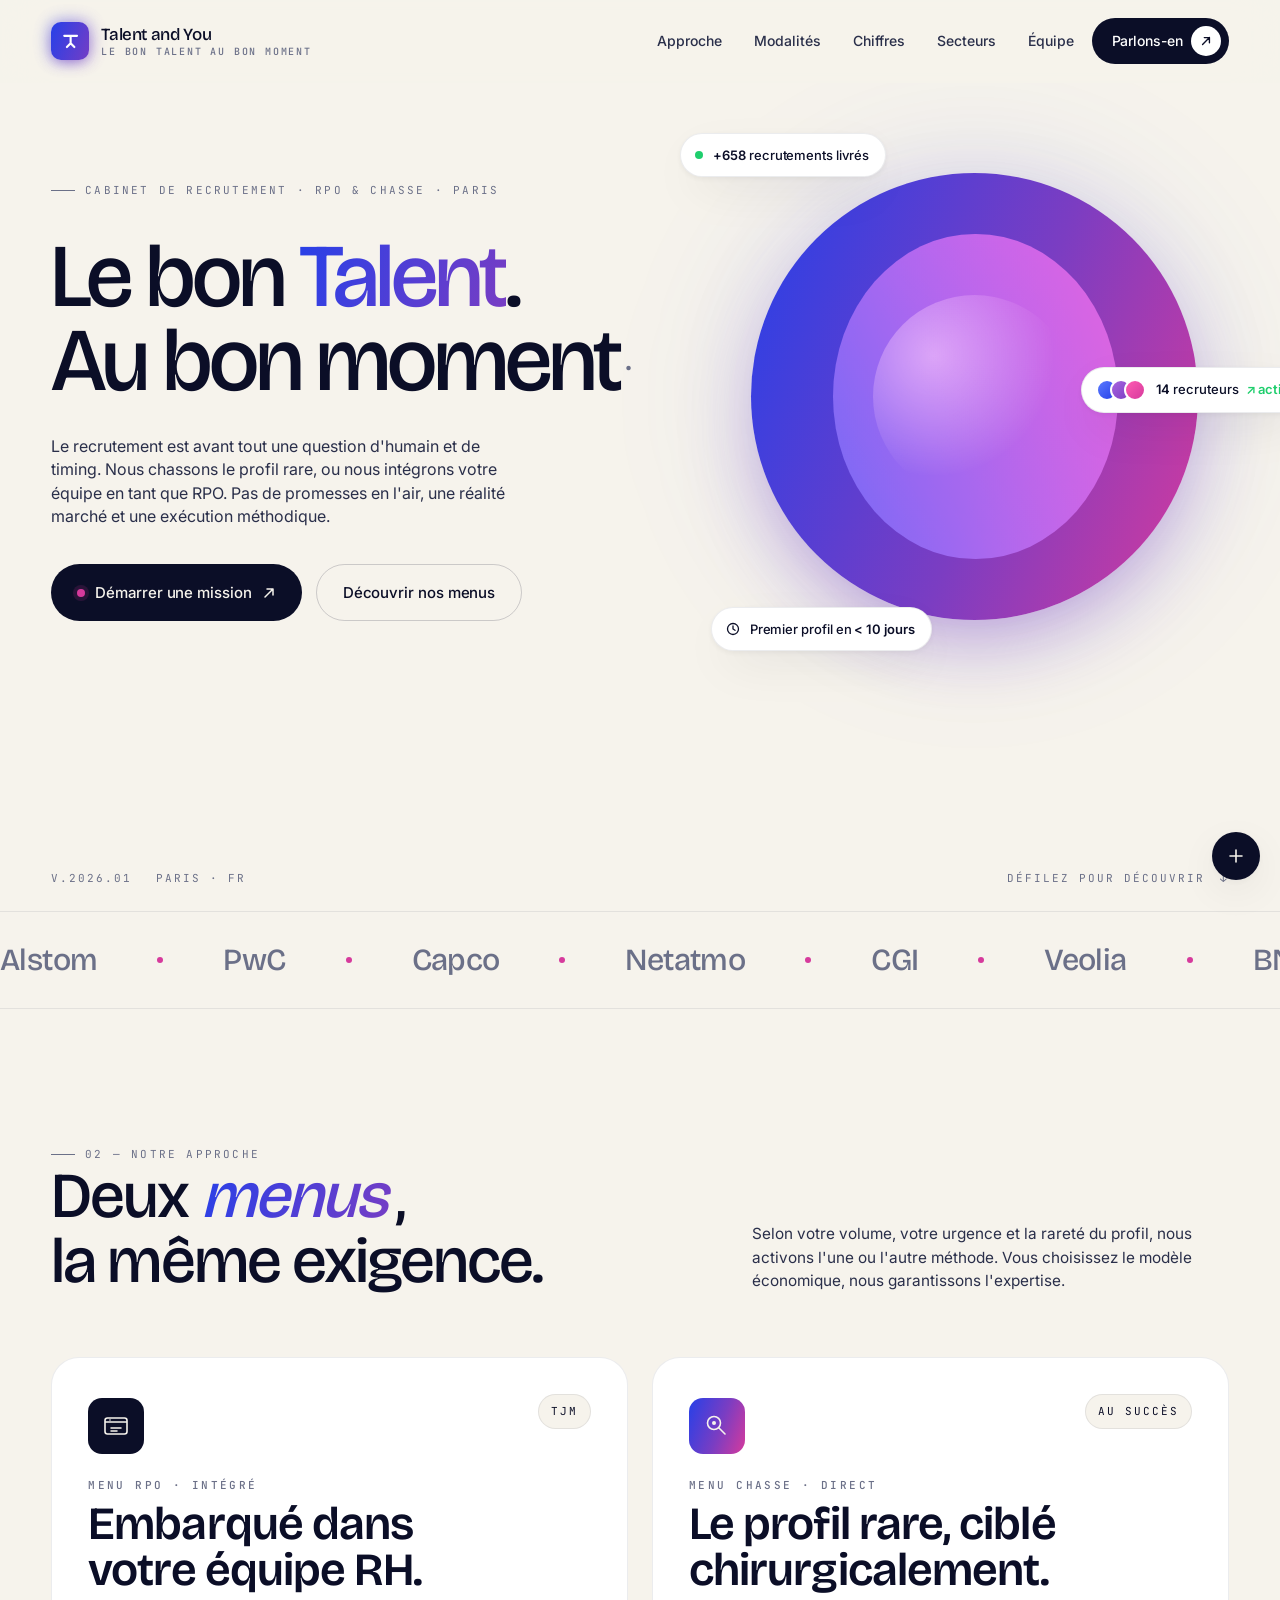
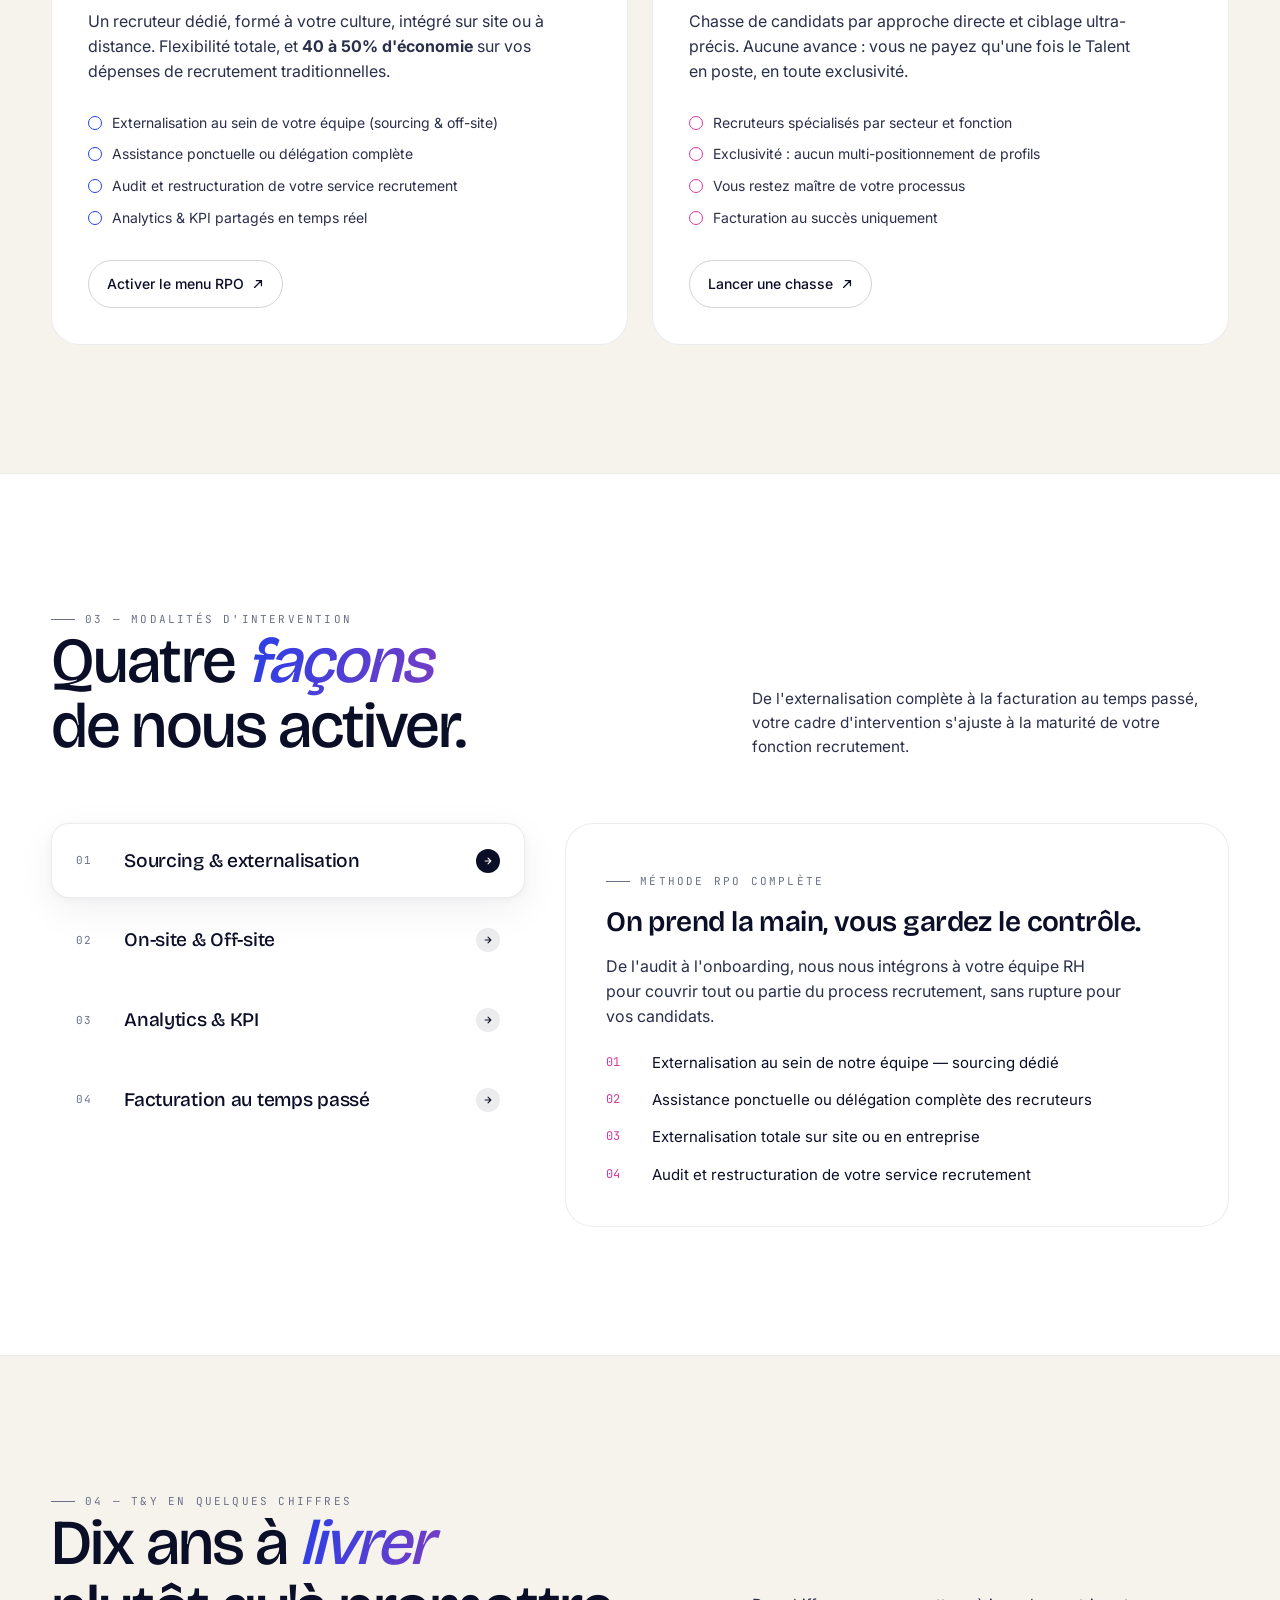
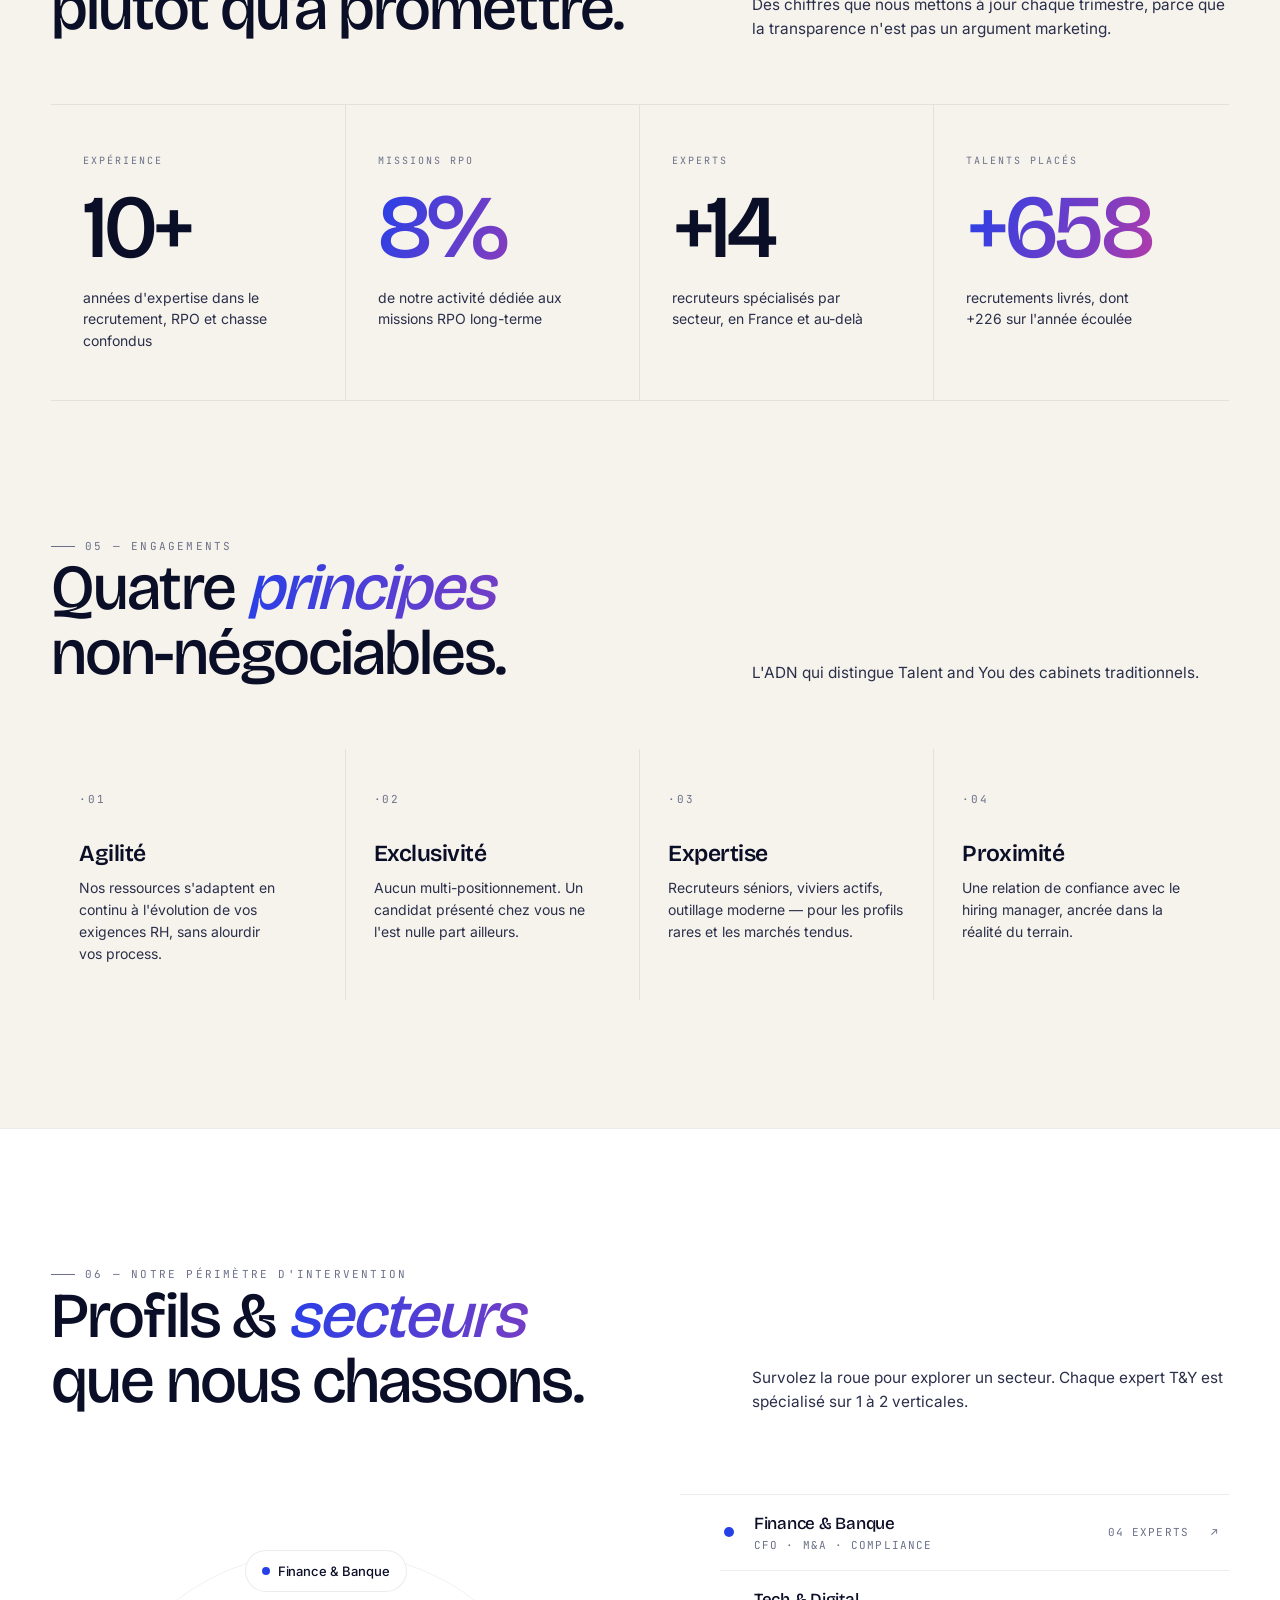
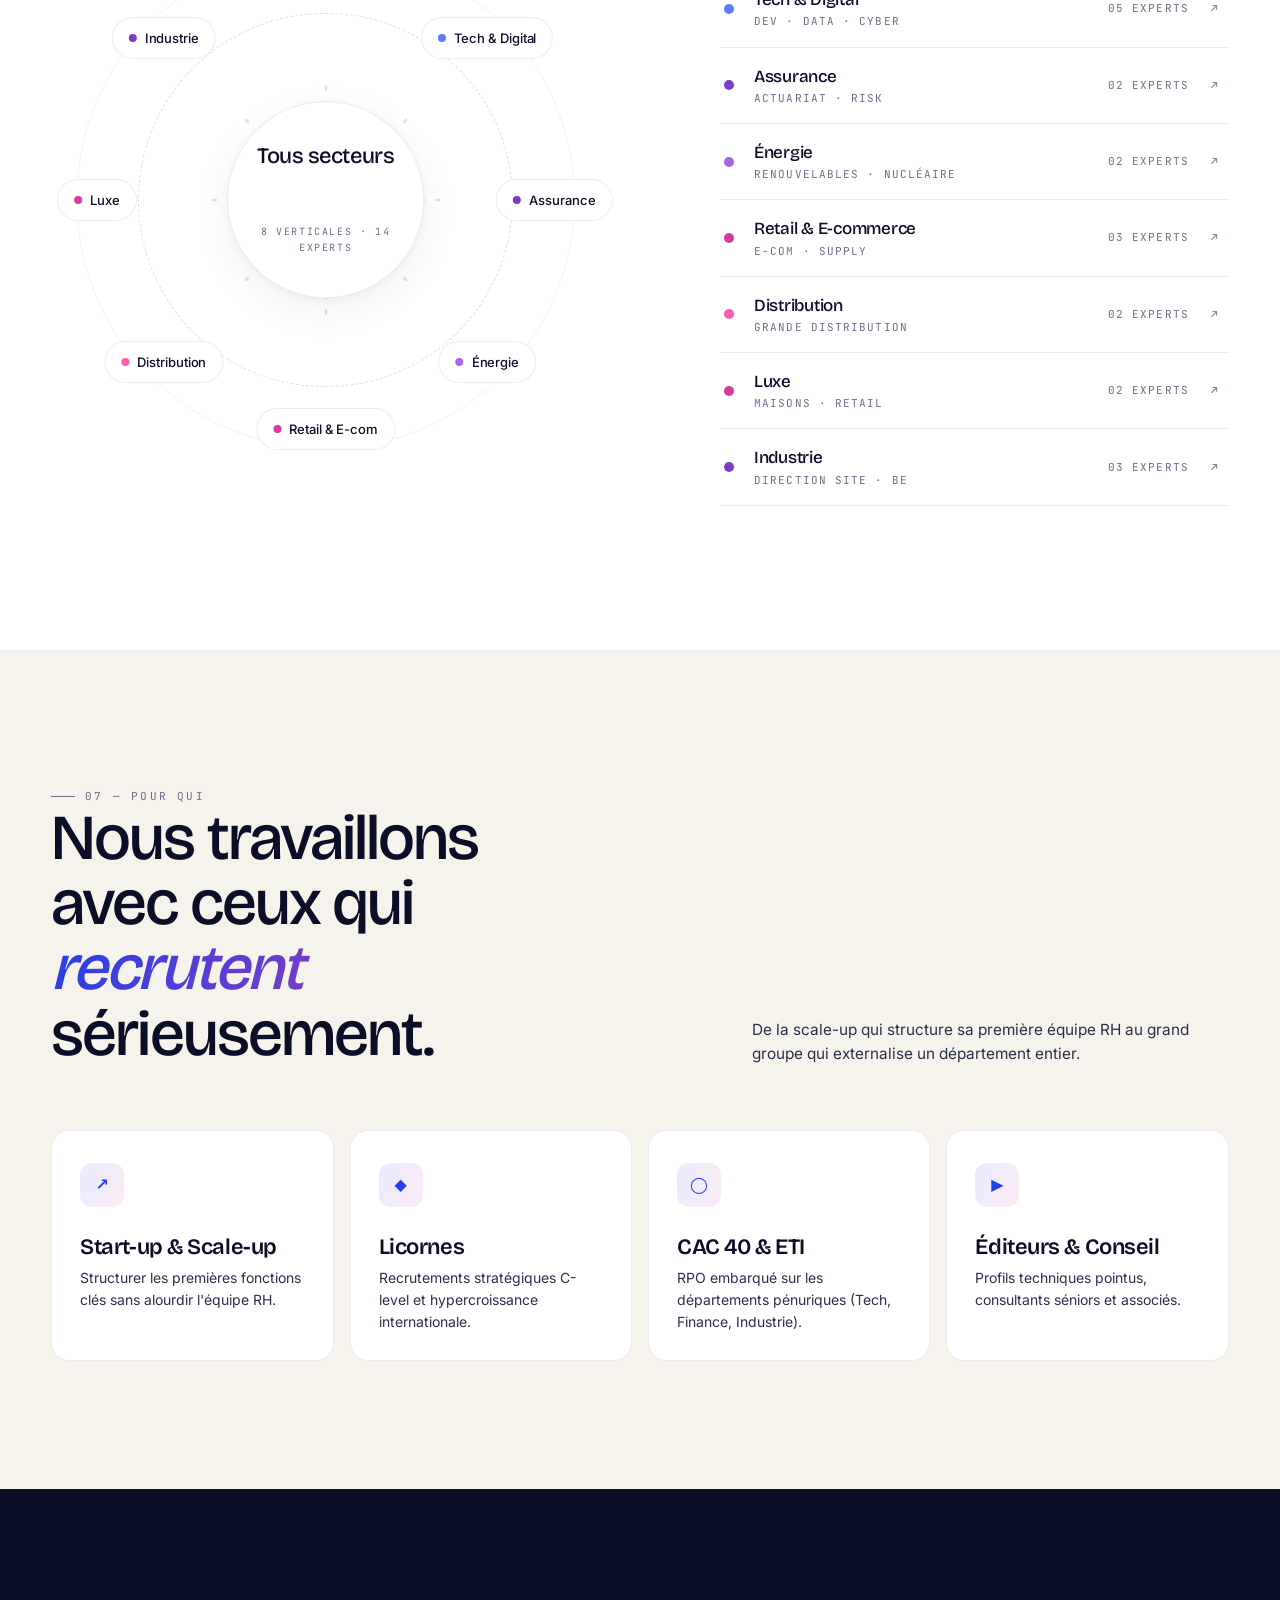
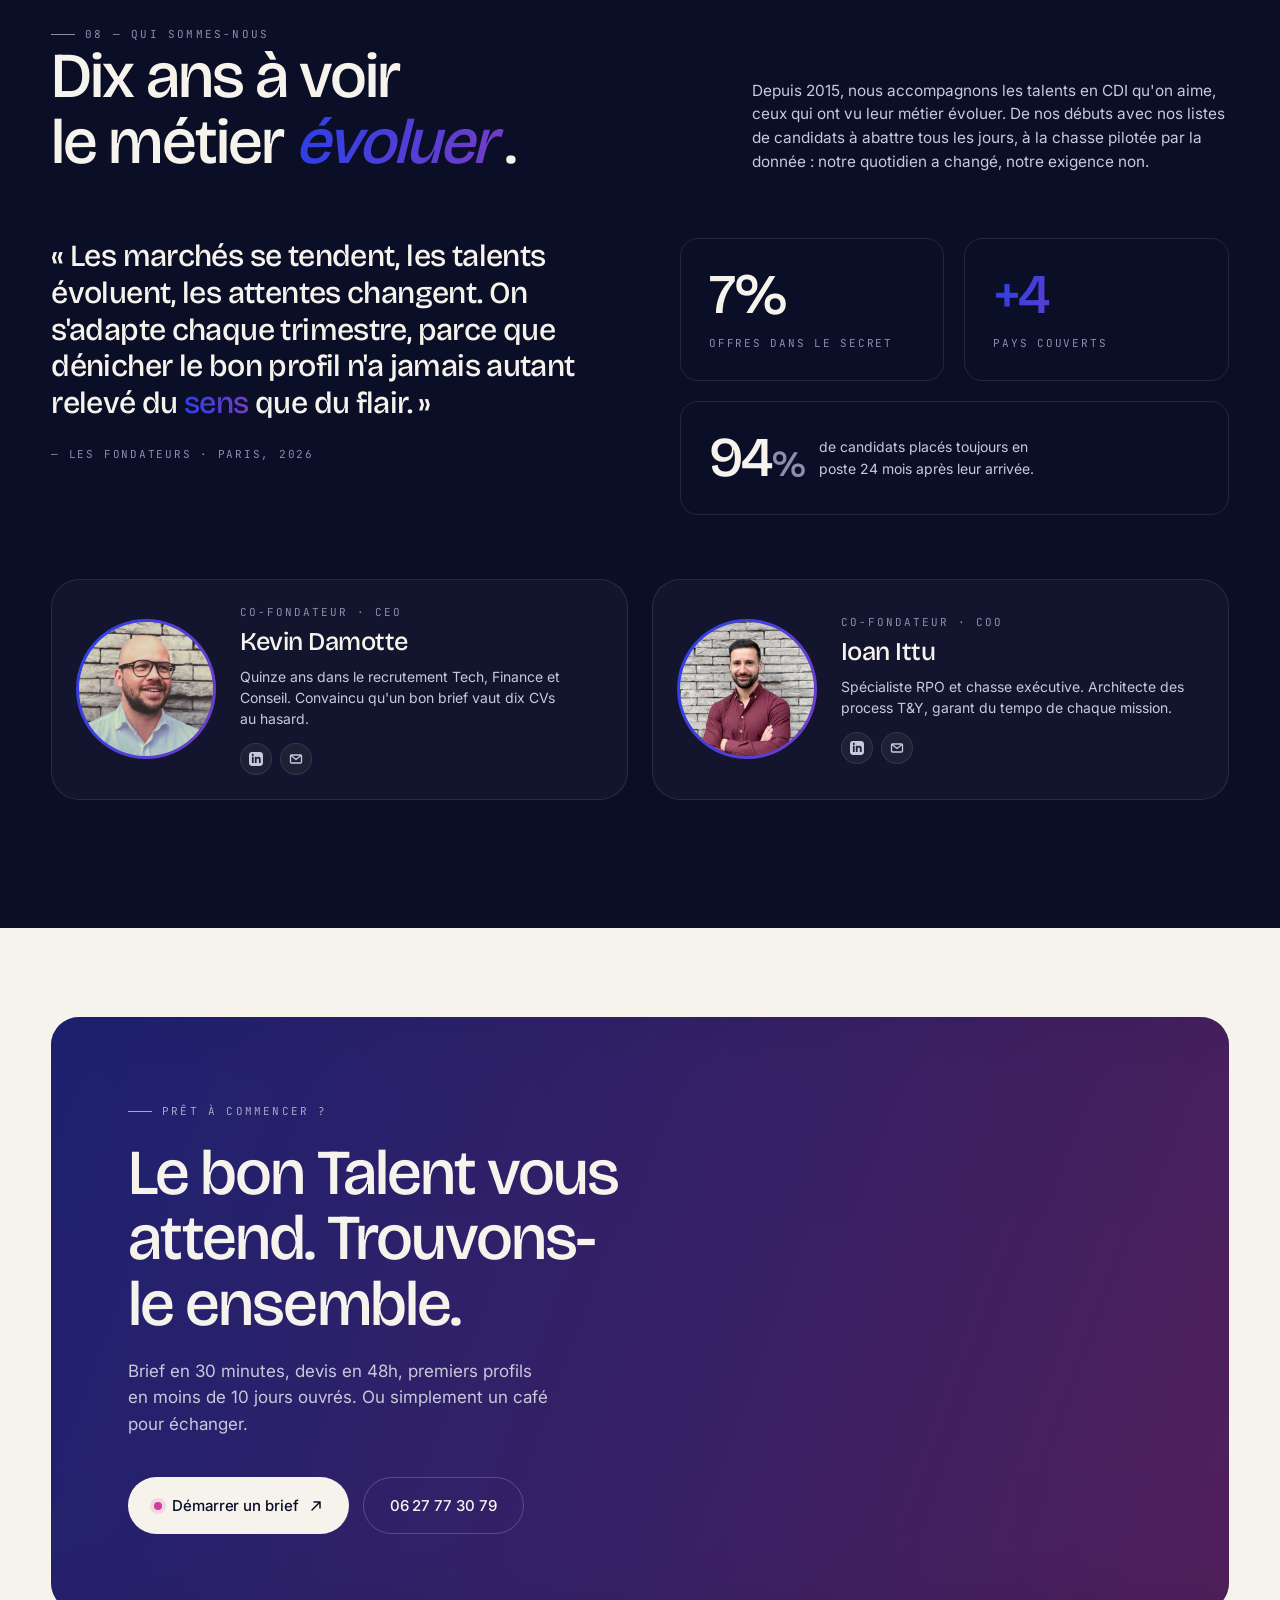
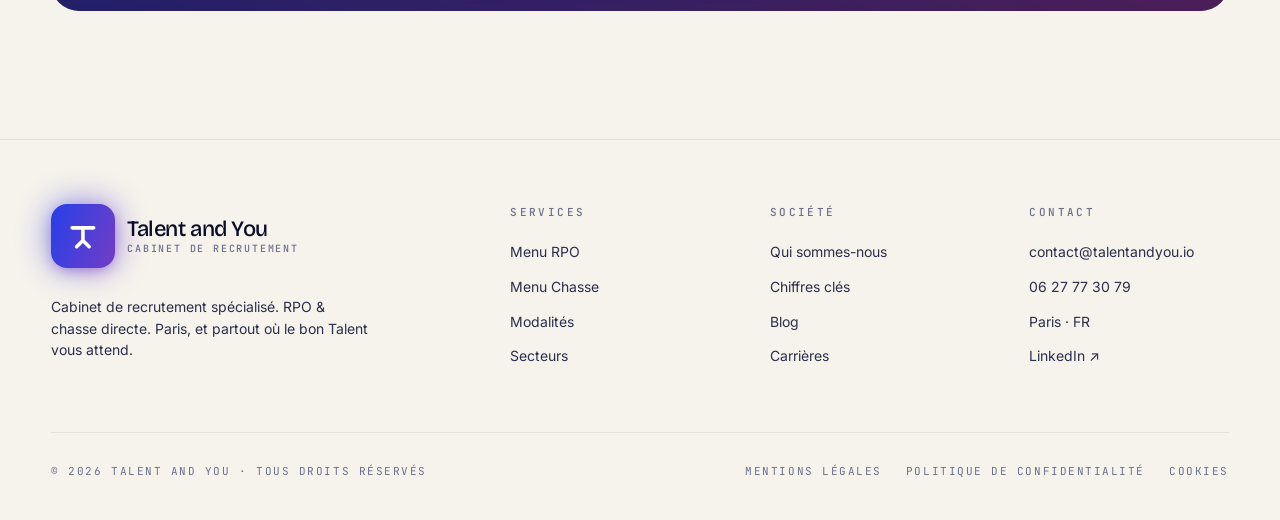
<file: project/Talent and You.html>
<!doctype html>
<html lang="fr">
<head>
<meta charset="utf-8" />
<meta name="viewport" content="width=device-width, initial-scale=1" />
<title>Talent and You — Le bon Talent au bon moment</title>
<meta name="description" content="Cabinet de recrutement spécialisé. RPO intégré ou chasse de tête : la bonne méthode pour le bon Talent, au bon moment." />

<link rel="preconnect" href="https://fonts.googleapis.com">
<link rel="preconnect" href="https://fonts.gstatic.com" crossorigin>
<link rel="stylesheet" href="https://fonts.googleapis.com/css2?family=Bricolage+Grotesque:opsz,wght@12..96,300..700&family=Inter:wght@300;400;500;600;700&family=JetBrains+Mono:wght@400;500&family=Instrument+Serif:ital@0;1&family=Space+Grotesk:wght@400;500;600;700&family=Fraunces:opsz,wght@9..144,400..700&display=swap" />

<link rel="stylesheet" href="styles.css" />
</head>
<body>

<!-- ============ NAV ============ -->
<header class="nav">
  <div class="wrap nav-inner">
    <a href="#" class="logo" aria-label="Talent and You">
      <span class="logo-icon" aria-hidden="true">
        <svg viewBox="0 0 40 40" fill="none">
          <!-- T (top bar + stem) merged with inverted Y (forked base) -->
          <path class="ty-mark"
                d="M 8 11 H 32 M 20 11 V 25 M 20 25 L 13 32 M 20 25 L 27 32"
                stroke="white" stroke-width="4" stroke-linecap="round" stroke-linejoin="round"/>
        </svg>
      </span>
      <span class="logo-text">Talent and You<small>Le bon Talent au bon moment</small></span>
    </a>
    <nav class="nav-links">
      <a href="#approche">Approche</a>
      <a href="#modalites">Modalités</a>
      <a href="#chiffres">Chiffres</a>
      <a href="#secteurs">Secteurs</a>
      <a href="#equipe">Équipe</a>
      <a href="#contact" class="nav-cta">
        Parlons-en
        <span class="arrow-bubble">
          <svg width="12" height="12" viewBox="0 0 14 14" fill="none"><path d="M3 11L11 3M11 3H5M11 3V9" stroke="currentColor" stroke-width="1.6" stroke-linecap="round" stroke-linejoin="round"/></svg>
        </span>
      </a>
    </nav>
  </div>
</header>

<main>

<!-- ============ HERO ============ -->
<section class="hero" data-screen-label="01 Hero" style="padding: 60px 0px 120px">
  <div class="wrap hero-grid">
    <div>
      <div class="eyebrow" style="margin-bottom: 36px;">Cabinet de recrutement · RPO &amp; Chasse · Paris</div>
      <h1 class="hero-headline">
        <span class="l1"><span>Le bon&nbsp;<i class="grad-text" style="font-style:normal;">Talent</i>.</span></span>
        <span class="l2"><span>Au bon moment<span class="stop">.</span></span></span>
      </h1>
      <p class="hero-tag">Le recrutement est avant tout une question d'humain et de timing. Nous chassons le profil rare, ou nous intégrons votre équipe en tant que RPO. Pas de promesses en l'air, une réalité marché et une exécution méthodique.</p>
      <div class="hero-actions">
        <a href="#contact" class="btn btn-primary">
          <span class="dot"></span>
          Démarrer une mission
          <svg width="14" height="14" viewBox="0 0 14 14" fill="none"><path d="M3 11L11 3M11 3H5M11 3V9" stroke="currentColor" stroke-width="1.5" stroke-linecap="round" stroke-linejoin="round"/></svg>
        </a>
        <a href="#approche" class="btn btn-ghost">Découvrir nos menus</a>
      </div>
    </div>

    <div class="hero-art" aria-hidden="true">
      <div class="blob-glow"></div>
      <div class="blob"></div>
      <div class="blob b2"></div>
      <div class="blob b3"></div>
      <div class="hero-particles">
        <span class="p" style="top:12%;left:6%;animation-delay:0s;"></span>
        <span class="p acc" style="top:24%;left:88%;animation-delay:.8s;"></span>
        <span class="p" style="top:74%;left:4%;animation-delay:1.4s;"></span>
        <span class="p acc" style="top:86%;left:74%;animation-delay:2.1s;"></span>
        <span class="p" style="top:48%;left:96%;animation-delay:2.6s;"></span>
        <span class="p" style="top:6%;left:54%;animation-delay:3.2s;"></span>
      </div>
      <div class="tag t1">
        <span class="pulse"></span>
        <span><b>+658</b> recrutements livrés</span>
      </div>
      <div class="tag t2">
        <span class="av"><span></span><span></span><span></span></span>
        <span><b>14</b> recruteurs <span class="arrow-up">↗ actifs</span></span>
      </div>
      <div class="tag t3">
        <svg width="14" height="14" viewBox="0 0 14 14" fill="none"><circle cx="7" cy="7" r="5.5" stroke="currentColor" stroke-width="1.3"/><path d="M7 4v3l2 1.3" stroke="currentColor" stroke-width="1.3" stroke-linecap="round"/></svg>
        <span>Premier profil en <b>&lt; 10 jours</b></span>
      </div>
    </div>
  </div>

  <div class="hero-meta">
    <div class="lh">
      <span>v.2026.01</span>
      <span>Paris · FR</span>
    </div>
    <div>Défilez pour découvrir <span style="margin-left:6px;">↓</span></div>
  </div>
</section>

<!-- ============ MARQUEE confiance ============ -->
<section class="marquee" aria-label="Ils nous font confiance">
  <div class="marquee-row" aria-hidden="true">
    <span>Alstom</span><span class="dot"></span>
    <span>PwC</span><span class="dot"></span>
    <span>Capco</span><span class="dot"></span>
    <span>Netatmo</span><span class="dot"></span>
    <span>CGI</span><span class="dot"></span>
    <span>Veolia</span><span class="dot"></span>
    <span>BNP Paribas</span><span class="dot"></span>
    <span>Decathlon</span><span class="dot"></span>
    <span>L'Oréal</span><span class="dot"></span>
    <span>Doctolib</span><span class="dot"></span>
    <!-- duplicate for seamless loop -->
    <span>Alstom</span><span class="dot"></span>
    <span>PwC</span><span class="dot"></span>
    <span>Capco</span><span class="dot"></span>
    <span>Netatmo</span><span class="dot"></span>
    <span>CGI</span><span class="dot"></span>
    <span>Veolia</span><span class="dot"></span>
    <span>BNP Paribas</span><span class="dot"></span>
    <span>Decathlon</span><span class="dot"></span>
    <span>L'Oréal</span><span class="dot"></span>
    <span>Doctolib</span><span class="dot"></span>
  </div>
</section>

<!-- ============ APPROCHE — Deux menus ============ -->
<section class="section" id="approche" data-screen-label="02 Approche">
  <div class="wrap">
    <div class="section-head reveal">
      <div>
        <div class="eyebrow">02 — Notre approche</div>
        <h2 class="section-title">Deux <span class="grad-text" style="padding: 0px 10px 0px 0px">menus</span>,<br/>la même exigence.</h2>
      </div>
      <p class="section-lede">Selon votre volume, votre urgence et la rareté du profil, nous activons l'une ou l'autre méthode. Vous choisissez le modèle économique, nous garantissons l'expertise.</p>
    </div>

    <div class="menus reveal-stagger">
      <article class="menu-card rpo">
        <span class="price-tag">TJM</span>
        <div class="menu-icon">
          <svg width="28" height="28" viewBox="0 0 28 28" fill="none">
            <rect x="3" y="6" width="22" height="16" rx="2.5" stroke="currentColor" stroke-width="1.6"/>
            <path d="M3 10h22" stroke="currentColor" stroke-width="1.6"/>
            <circle cx="8" cy="8" r=".8" fill="currentColor"/>
            <path d="M9 16h10M9 19h6" stroke="currentColor" stroke-width="1.5" stroke-linecap="round"/>
          </svg>
        </div>
        <h3>
          <small>Menu RPO · Intégré</small>
          Embarqué dans votre équipe RH.
        </h3>
        <p>
          Un recruteur dédié, formé à votre culture, intégré sur site ou à distance.
          Flexibilité totale, et <b>40 à 50% d'économie</b> sur vos dépenses de recrutement traditionnelles.
        </p>
        <ul>
          <li>Externalisation au sein de votre équipe (sourcing &amp; off-site)</li>
          <li>Assistance ponctuelle ou délégation complète</li>
          <li>Audit et restructuration de votre service recrutement</li>
          <li>Analytics &amp; KPI partagés en temps réel</li>
        </ul>
        <a href="#contact" class="menu-cta">
          Activer le menu RPO
          <svg width="12" height="12" viewBox="0 0 14 14" fill="none"><path d="M3 11L11 3M11 3H5M11 3V9" stroke="currentColor" stroke-width="1.5" stroke-linecap="round" stroke-linejoin="round"/></svg>
        </a>
      </article>

      <article class="menu-card chasse">
        <span class="price-tag">Au succès</span>
        <div class="menu-icon">
          <svg width="28" height="28" viewBox="0 0 28 28" fill="none">
            <circle cx="11" cy="11" r="6.5" stroke="currentColor" stroke-width="1.6"/>
            <path d="M16 16l6 6" stroke="currentColor" stroke-width="1.6" stroke-linecap="round"/>
            <circle cx="11" cy="11" r="2" fill="currentColor"/>
          </svg>
        </div>
        <h3>
          <small>Menu Chasse · Direct</small>
          Le profil rare, ciblé chirurgicalement.
        </h3>
        <p>
          Chasse de candidats par approche directe et ciblage ultra-précis.
          Aucune avance : vous ne payez qu'une fois le Talent en poste, en toute exclusivité.
        </p>
        <ul>
          <li>Recruteurs spécialisés par secteur et fonction</li>
          <li>Exclusivité : aucun multi-positionnement de profils</li>
          <li>Vous restez maître de votre processus</li>
          <li>Facturation au succès uniquement</li>
        </ul>
        <a href="#contact" class="menu-cta">
          Lancer une chasse
          <svg width="12" height="12" viewBox="0 0 14 14" fill="none"><path d="M3 11L11 3M11 3H5M11 3V9" stroke="currentColor" stroke-width="1.5" stroke-linecap="round" stroke-linejoin="round"/></svg>
        </a>
      </article>
    </div>
  </div>
</section>

<!-- ============ MODALITÉS — Tabs interactives ============ -->
<section class="section" id="modalites" data-screen-label="03 Modalites" style="background: var(--bg-elev); border-block: 1px solid var(--line);">
  <div class="wrap">
    <div class="section-head reveal">
      <div>
        <div class="eyebrow">03 — Modalités d'intervention</div>
        <h2 class="section-title">Quatre <span class="grad-text" style="padding: 0px 10px 0px 0px">façons</span><br/>de nous activer.</h2>
      </div>
      <p class="section-lede">
        De l'externalisation complète à la facturation au temps passé, votre cadre d'intervention
        s'ajuste à la maturité de votre fonction recrutement.
      </p>
    </div>

    <div class="modalites reveal">
      <div class="tabs" role="tablist">
        <button class="tab active" data-tab="t1" role="tab">
          <span class="num">01</span>
          <span class="label">Sourcing &amp; externalisation</span>
          <span class="arrow-i"><svg width="10" height="10" viewBox="0 0 14 14" fill="none"><path d="M3 7h8M7 3l4 4-4 4" stroke="currentColor" stroke-width="1.5" stroke-linecap="round" stroke-linejoin="round"/></svg></span>
        </button>
        <button class="tab" data-tab="t2" role="tab">
          <span class="num">02</span>
          <span class="label">On-site &amp; Off-site</span>
          <span class="arrow-i"><svg width="10" height="10" viewBox="0 0 14 14" fill="none"><path d="M3 7h8M7 3l4 4-4 4" stroke="currentColor" stroke-width="1.5" stroke-linecap="round" stroke-linejoin="round"/></svg></span>
        </button>
        <button class="tab" data-tab="t3" role="tab">
          <span class="num">03</span>
          <span class="label">Analytics &amp; KPI</span>
          <span class="arrow-i"><svg width="10" height="10" viewBox="0 0 14 14" fill="none"><path d="M3 7h8M7 3l4 4-4 4" stroke="currentColor" stroke-width="1.5" stroke-linecap="round" stroke-linejoin="round"/></svg></span>
        </button>
        <button class="tab" data-tab="t4" role="tab">
          <span class="num">04</span>
          <span class="label">Facturation au temps passé</span>
          <span class="arrow-i"><svg width="10" height="10" viewBox="0 0 14 14" fill="none"><path d="M3 7h8M7 3l4 4-4 4" stroke="currentColor" stroke-width="1.5" stroke-linecap="round" stroke-linejoin="round"/></svg></span>
        </button>
      </div>

      <div class="tab-panel">
        <div class="tab-content active" data-tab="t1">
          <div class="eyebrow" style="margin-bottom:18px;">Méthode RPO complète</div>
          <h4>On prend la main, vous gardez le contrôle.</h4>
          <p>
            De l'audit à l'onboarding, nous nous intégrons à votre équipe RH pour couvrir
            tout ou partie du process recrutement, sans rupture pour vos candidats.
          </p>
          <ol>
            <li>Externalisation au sein de notre équipe — sourcing dédié</li>
            <li>Assistance ponctuelle ou délégation complète des recruteurs</li>
            <li>Externalisation totale sur site ou en entreprise</li>
            <li>Audit et restructuration de votre service recrutement</li>
          </ol>
        </div>

        <div class="tab-content" data-tab="t2">
          <div class="eyebrow" style="margin-bottom:18px;">Présence physique &amp; remote</div>
          <h4>Nos recruteurs là où vous en avez besoin.</h4>
          <p>
            On-site dans vos locaux pour renforcer la marque employeur et la fluidité interne,
            ou off-site pour absorber un pic d'activité sans alourdir vos process internes.
          </p>
          <ol>
            <li>Intégration sur site, dans le respect de votre culture</li>
            <li>Mode hybride avec rituels d'équipe alignés</li>
            <li>Reporting hebdomadaire et stand-ups dédiés</li>
            <li>Bascule on/off transparente selon le volume</li>
          </ol>
        </div>

        <div class="tab-content" data-tab="t3">
          <div class="eyebrow" style="margin-bottom:18px;">Pilotage piloté par la donnée</div>
          <h4>Mesurer, ajuster, performer.</h4>
          <p>
            Dashboards live, KPI partagés et points de pilotage hebdomadaires :
            vous voyez avancer chaque mission en temps réel.
          </p>
          <ol>
            <li>Pipeline candidats, taux de transformation, temps moyen</li>
            <li>Source-of-hire, qualité des entretiens, NPS candidats</li>
            <li>Reporting automatisé exporté chaque semaine</li>
            <li>Recommandations data-driven pour optimiser le funnel</li>
          </ol>
        </div>

        <div class="tab-content" data-tab="t4">
          <div class="eyebrow" style="margin-bottom:18px;">TJM transparent</div>
          <h4>Une facturation simple, lisible, juste.</h4>
          <p>
            Vous payez le temps réellement consacré à vos missions, sans pourcentage
            sur le salaire ni frais cachés. Idéal pour les volumes &gt; 5 recrutements.
          </p>
          <ol>
            <li>Tarif journalier moyen négocié à l'engagement</li>
            <li>40 à 50% d'économie vs honoraires classiques</li>
            <li>Aucune avance, aucun frais de dossier</li>
            <li>Engagement minimum 1 mois, dénonciation libre ensuite</li>
          </ol>
        </div>
      </div>
    </div>
  </div>
</section>

<!-- ============ CHIFFRES ============ -->
<section class="section" id="chiffres" data-screen-label="04 Chiffres" style="padding-top:0;padding-bottom:0;">
  <div class="wrap">
    <div class="section-head reveal" style="padding-top: clamp(80px, 10vw, 160px);">
      <div>
        <div class="eyebrow">04 — T&amp;Y en quelques chiffres</div>
        <h2 class="section-title">Dix ans à <span class="grad-text" style="padding: 0px 10px 0px 0px">livrer</span><br/>plutôt qu'à promettre.</h2>
      </div>
      <p class="section-lede">
        Des chiffres que nous mettons à jour chaque trimestre,
        parce que la transparence n'est pas un argument marketing.
      </p>
    </div>

    <div class="stats reveal" data-once="no">
      <div class="stat">
        <span class="ek">Expérience</span>
        <div class="num plain"><span data-count="10" data-suffix="+">10+</span></div>
        <div class="lbl">années d'expertise dans le recrutement, RPO et chasse confondus</div>
      </div>
      <div class="stat">
        <span class="ek">Missions RPO</span>
        <div class="num"><span data-count="8" data-suffix="%">8%</span></div>
        <div class="lbl">de notre activité dédiée aux missions RPO long-terme</div>
      </div>
      <div class="stat">
        <span class="ek">Experts</span>
        <div class="num plain"><span data-count="14" data-prefix="+">+14</span></div>
        <div class="lbl">recruteurs spécialisés par secteur, en France et au-delà</div>
      </div>
      <div class="stat">
        <span class="ek">Talents placés</span>
        <div class="num"><span data-count="658" data-prefix="+">+658</span></div>
        <div class="lbl">recrutements livrés, dont +226 sur l'année écoulée</div>
      </div>
    </div>
    <div style="padding-bottom: clamp(80px, 10vw, 160px);"></div>
  </div>
</section>

<!-- ============ VALEURS ============ -->
<section class="section" data-screen-label="05 Valeurs" style="padding-top:0;">
  <div class="wrap">
    <div class="section-head reveal">
      <div>
        <div class="eyebrow">05 — Engagements</div>
        <h2 class="section-title">Quatre <span class="grad-text" style="padding: 0px 10px 0px 0px">principes</span><br/>non-négociables.</h2>
      </div>
      <p class="section-lede">
        L'ADN qui distingue Talent and You des cabinets traditionnels.
      </p>
    </div>

    <div class="values reveal-stagger">
      <div class="value">
        <span class="v-num">·01</span>
        <h4>Agilité</h4>
        <p>Nos ressources s'adaptent en continu à l'évolution de vos exigences RH, sans alourdir vos process.</p>
      </div>
      <div class="value">
        <span class="v-num">·02</span>
        <h4>Exclusivité</h4>
        <p>Aucun multi-positionnement. Un candidat présenté chez vous ne l'est nulle part ailleurs.</p>
      </div>
      <div class="value">
        <span class="v-num">·03</span>
        <h4>Expertise</h4>
        <p>Recruteurs séniors, viviers actifs, outillage moderne — pour les profils rares et les marchés tendus.</p>
      </div>
      <div class="value">
        <span class="v-num">·04</span>
        <h4>Proximité</h4>
        <p>Une relation de confiance avec le hiring manager, ancrée dans la réalité du terrain.</p>
      </div>
    </div>
  </div>
</section>

<!-- ============ SECTEURS — Wheel interactive ============ -->
<section class="section" id="secteurs" data-screen-label="06 Secteurs" style="background: var(--bg-elev); border-block: 1px solid var(--line);">
  <div class="wrap">
    <div class="section-head reveal">
      <div>
        <div class="eyebrow">06 — Notre périmètre d'intervention</div>
        <h2 class="section-title">Profils &amp; <span class="grad-text" style="padding: 0px 10px 0px 0px">secteurs</span><br/>que nous chassons.</h2>
      </div>
      <p class="section-lede">
        Survolez la roue pour explorer un secteur. Chaque expert T&amp;Y est spécialisé sur 1 à 2 verticales.
      </p>
    </div>

    <div class="wheel-section orbit-section reveal">
      <div class="orbit" aria-hidden="true">
        <div class="orbit-rings">
          <div class="ring r1"></div>
          <div class="ring r2"></div>
        </div>
        <svg class="orbit-spokes" viewBox="-100 -100 200 200">
          <!-- spokes computed for 8 bubbles at multiples of 45deg starting at -90deg (top) -->
          <line data-key="finance"     x1="0" y1="0" x2="0"      y2="-44"/>
          <line data-key="tech"        x1="0" y1="0" x2="31.11"  y2="-31.11"/>
          <line data-key="assurance"   x1="0" y1="0" x2="44"     y2="0"/>
          <line data-key="energie"     x1="0" y1="0" x2="31.11"  y2="31.11"/>
          <line data-key="retail"      x1="0" y1="0" x2="0"      y2="44"/>
          <line data-key="distribution" x1="0" y1="0" x2="-31.11" y2="31.11"/>
          <line data-key="luxe"        x1="0" y1="0" x2="-44"    y2="0"/>
          <line data-key="industrie"   x1="0" y1="0" x2="-31.11" y2="-31.11"/>
        </svg>
        <button class="orbit-bubble" data-key="finance"      style="--a: 0deg;   --bubble-color: var(--brand-1);">Finance &amp; Banque</button>
        <button class="orbit-bubble" data-key="tech"         style="--a: 45deg;  --bubble-color: #5B7BFF;">Tech &amp; Digital</button>
        <button class="orbit-bubble" data-key="assurance"    style="--a: 90deg;  --bubble-color: var(--brand-mid);">Assurance</button>
        <button class="orbit-bubble" data-key="energie"      style="--a: 135deg; --bubble-color: #A865E0;">Énergie</button>
        <button class="orbit-bubble" data-key="retail"       style="--a: 180deg; --bubble-color: var(--brand-2);">Retail &amp; E-com</button>
        <button class="orbit-bubble" data-key="distribution" style="--a: 225deg; --bubble-color: #FF5CB3;">Distribution</button>
        <button class="orbit-bubble" data-key="luxe"         style="--a: 270deg; --bubble-color: #D63A9C;">Luxe</button>
        <button class="orbit-bubble" data-key="industrie"    style="--a: 315deg; --bubble-color: #7B3DC2;">Industrie</button>
        <div class="orbit-center">
          <div class="name">Tous secteurs</div>
          <div class="sub">8 verticales · 14 experts</div>
        </div>
      </div>

      <ul class="orbit-legend">
        <li data-key="finance"      data-sub="CFO · M&amp;A · Compliance"          style="--bubble-color: var(--brand-1);"><span class="swatch"></span><div><div class="lbl">Finance &amp; Banque</div><div class="meta">CFO · M&amp;A · Compliance</div></div><span class="meta">04 experts</span><span class="nb">↗</span></li>
        <li data-key="tech"         data-sub="Dev · Data · Cyber"                  style="--bubble-color: #5B7BFF;"><span class="swatch"></span><div><div class="lbl">Tech &amp; Digital</div><div class="meta">Dev · Data · Cyber</div></div><span class="meta">05 experts</span><span class="nb">↗</span></li>
        <li data-key="assurance"    data-sub="Actuariat · Risk · Sinistres"        style="--bubble-color: var(--brand-mid);"><span class="swatch"></span><div><div class="lbl">Assurance</div><div class="meta">Actuariat · Risk</div></div><span class="meta">02 experts</span><span class="nb">↗</span></li>
        <li data-key="energie"      data-sub="Renouvelables · Nucléaire · O&amp;G" style="--bubble-color: #A865E0;"><span class="swatch"></span><div><div class="lbl">Énergie</div><div class="meta">Renouvelables · Nucléaire</div></div><span class="meta">02 experts</span><span class="nb">↗</span></li>
        <li data-key="retail"       data-sub="E-commerce · Buying · Supply"        style="--bubble-color: var(--brand-2);"><span class="swatch"></span><div><div class="lbl">Retail &amp; E-commerce</div><div class="meta">E-com · Supply</div></div><span class="meta">03 experts</span><span class="nb">↗</span></li>
        <li data-key="distribution" data-sub="Grande distribution · Achats"        style="--bubble-color: #FF5CB3;"><span class="swatch"></span><div><div class="lbl">Distribution</div><div class="meta">Grande distribution</div></div><span class="meta">02 experts</span><span class="nb">↗</span></li>
        <li data-key="luxe"         data-sub="Maisons · Marketing · Retail"        style="--bubble-color: #D63A9C;"><span class="swatch"></span><div><div class="lbl">Luxe</div><div class="meta">Maisons · Retail</div></div><span class="meta">02 experts</span><span class="nb">↗</span></li>
        <li data-key="industrie"    data-sub="Direction site · Bureau d'études"    style="--bubble-color: #7B3DC2;"><span class="swatch"></span><div><div class="lbl">Industrie</div><div class="meta">Direction site · BE</div></div><span class="meta">03 experts</span><span class="nb">↗</span></li>
      </ul>
    </div>
  </div>
</section>

<!-- ============ POUR QUI ============ -->
<section class="section" data-screen-label="07 Pour Qui">
  <div class="wrap">
    <div class="section-head reveal">
      <div>
        <div class="eyebrow">07 — Pour qui</div>
        <h2 class="section-title">Nous travaillons<br/>avec ceux qui <span class="grad-text" style="padding: 0px 10px 0px 0px">recrutent</span> sérieusement.</h2>
      </div>
      <p class="section-lede">
        De la scale-up qui structure sa première équipe RH au grand groupe qui externalise un département entier.
      </p>
    </div>

    <div class="audiences reveal-stagger">
      <div class="audience">
        <div class="glyph">↗</div>
        <h4>Start-up &amp; Scale-up</h4>
        <p>Structurer les premières fonctions clés sans alourdir l'équipe RH.</p>
      </div>
      <div class="audience">
        <div class="glyph">◆</div>
        <h4>Licornes</h4>
        <p>Recrutements stratégiques C-level et hypercroissance internationale.</p>
      </div>
      <div class="audience">
        <div class="glyph">◯</div>
        <h4>CAC 40 &amp; ETI</h4>
        <p>RPO embarqué sur les départements pénuriques (Tech, Finance, Industrie).</p>
      </div>
      <div class="audience">
        <div class="glyph">▶</div>
        <h4>Éditeurs &amp; Conseil</h4>
        <p>Profils techniques pointus, consultants séniors et associés.</p>
      </div>
    </div>
  </div>
</section>

<!-- ============ EQUIPE / WHO ============ -->
<section class="section dark-bg" id="equipe" data-screen-label="08 Qui Sommes Nous" style="background: var(--bg-dark); color: var(--bg);">
  <div class="wrap" style="--ink:#F6F3EC; --ink-soft:#C7CADE; --muted:#8A8FAA; --line: rgba(246,243,236,.1);">
    <div class="section-head reveal">
      <div>
        <div class="eyebrow" style="color:#8A8FAA;">08 — Qui sommes-nous</div>
        <h2 class="section-title" style="color:#F6F3EC;">Dix ans à voir<br/>le métier <span class="grad-text" style="padding: 0px 10px 0px 0px">évoluer</span>.</h2>
      </div>
      <p class="section-lede" style="color:#C7CADE;">Depuis 2015, nous accompagnons les talents en CDI qu'on aime, ceux qui ont vu leur métier évoluer. De nos débuts avec nos listes de candidats à abattre tous les jours, à la chasse pilotée par la donnée : notre quotidien a changé, notre exigence non.</p>
    </div>

    <div style="display:grid; grid-template-columns: 1fr 1fr; gap: 80px; align-items: start;" class="reveal">
      <div>
        <p style="font-family: var(--f-display); font-size: clamp(24px, 2.4vw, 36px); font-weight: 500; letter-spacing: -0.02em; line-height: 1.2; color:#F6F3EC;">
          « Les marchés se tendent, les talents évoluent, les attentes changent.
          On s'adapte chaque trimestre, parce que dénicher le bon profil
          n'a jamais autant relevé du <span class="grad-text">sens</span> que du flair. »
        </p>
        <div style="font-family: var(--f-mono); font-size:11px; letter-spacing:.16em; color:#8A8FAA; text-transform:uppercase; margin-top: 24px;">— Les fondateurs · Paris, 2026</div>
      </div>
      <div style="display: grid; grid-template-columns: 1fr 1fr; gap: 20px;">
        <div style="padding: 28px; border: 1px solid rgba(246,243,236,.1); border-radius: 18px;">
          <div style="font-family: var(--f-display); font-size: 56px; font-weight: 500; line-height: 1; letter-spacing: -0.04em; color:#F6F3EC;">7%</div>
          <div style="font-family: var(--f-mono); font-size:11px; letter-spacing:.16em; color:#8A8FAA; text-transform:uppercase; margin-top: 12px;">Offres dans le secret</div>
        </div>
        <div style="padding: 28px; border: 1px solid rgba(246,243,236,.1); border-radius: 18px;">
          <div style="font-family: var(--f-display); font-size: 56px; font-weight: 500; line-height: 1; letter-spacing: -0.04em; background: var(--grad); -webkit-background-clip: text; background-clip: text; color: transparent;">+4</div>
          <div style="font-family: var(--f-mono); font-size:11px; letter-spacing:.16em; color:#8A8FAA; text-transform:uppercase; margin-top: 12px;">Pays couverts</div>
        </div>
        <div style="padding: 28px; border: 1px solid rgba(246,243,236,.1); border-radius: 18px; grid-column: 1 / -1;">
          <div style="display: flex; gap: 16px; align-items: center;">
            <div style="font-family: var(--f-display); font-size: 56px; font-weight: 500; line-height: 1; letter-spacing: -0.04em; color:#F6F3EC;">94<span style="font-size: 36px; color:#8A8FAA;">%</span></div>
            <div style="font-size: 14px; color:#C7CADE; max-width: 240px;">de candidats placés toujours en poste 24 mois après leur arrivée.</div>
          </div>
        </div>
      </div>
    </div>

    <div class="founders reveal-stagger">
      <article class="founder">
        <div class="founder-photo-wrap">
          <img class="founder-photo" src="assets/kevin-damotte.jpg" alt="Kevin Damotte" />
        </div>
        <div class="founder-meta">
          <div class="role">Co-fondateur · CEO</div>
          <div class="name">Kevin Damotte</div>
          <p class="bio">Quinze ans dans le recrutement Tech, Finance et Conseil. Convaincu qu'un bon brief vaut dix CVs au hasard.</p>
          <div class="links">
            <a href="https://fr.linkedin.com/in/kevin-damotte-04ba2029" target="_blank" rel="noopener" aria-label="LinkedIn de Kevin Damotte">
              <svg width="14" height="14" viewBox="0 0 24 24" fill="currentColor"><path d="M19 0h-14C2.24 0 0 2.24 0 5v14c0 2.76 2.24 5 5 5h14c2.76 0 5-2.24 5-5V5c0-2.76-2.24-5-5-5zM8 19H5V8h3v11zM6.5 6.73c-.97 0-1.75-.79-1.75-1.76S5.53 3.2 6.5 3.2s1.75.79 1.75 1.76S7.47 6.73 6.5 6.73zM20 19h-3v-5.6c0-3.37-4-3.11-4 0V19h-3V8h3v1.77c1.4-2.59 7-2.78 7 2.48V19z"/></svg>
            </a>
            <a href="mailto:kevindamotte@talentandyou.io" aria-label="Email Kevin Damotte">
              <svg width="14" height="14" viewBox="0 0 14 14" fill="none"><rect x="1.5" y="3" width="11" height="8" rx="1" stroke="currentColor" stroke-width="1.3"/><path d="M2 3.5l5 4 5-4" stroke="currentColor" stroke-width="1.3" stroke-linecap="round" stroke-linejoin="round"/></svg>
            </a>
          </div>
        </div>
      </article>

      <article class="founder">
        <div class="founder-photo-wrap">
          <img class="founder-photo" src="assets/founder-1.jpg" alt="Ioan Ittu" />
        </div>
        <div class="founder-meta">
          <div class="role">Co-fondateur · COO</div>
          <div class="name">Ioan Ittu</div>
          <p class="bio">Spécialiste RPO et chasse exécutive. Architecte des process T&amp;Y, garant du tempo de chaque mission.</p>
          <div class="links">
            <a href="https://fr.linkedin.com/in/ioanittu" target="_blank" rel="noopener" aria-label="LinkedIn de Ioan Ittu">
              <svg width="14" height="14" viewBox="0 0 24 24" fill="currentColor"><path d="M19 0h-14C2.24 0 0 2.24 0 5v14c0 2.76 2.24 5 5 5h14c2.76 0 5-2.24 5-5V5c0-2.76-2.24-5-5-5zM8 19H5V8h3v11zM6.5 6.73c-.97 0-1.75-.79-1.75-1.76S5.53 3.2 6.5 3.2s1.75.79 1.75 1.76S7.47 6.73 6.5 6.73zM20 19h-3v-5.6c0-3.37-4-3.11-4 0V19h-3V8h3v1.77c1.4-2.59 7-2.78 7 2.48V19z"/></svg>
            </a>
            <a href="mailto:ioanittu@talentandyou.io" aria-label="Email Ioan Ittu">
              <svg width="14" height="14" viewBox="0 0 14 14" fill="none"><rect x="1.5" y="3" width="11" height="8" rx="1" stroke="currentColor" stroke-width="1.3"/><path d="M2 3.5l5 4 5-4" stroke="currentColor" stroke-width="1.3" stroke-linecap="round" stroke-linejoin="round"/></svg>
            </a>
          </div>
        </div>
      </article>
    </div>
  </div>
</section>

<!-- ============ CTA ============ -->
<section class="section" id="contact" data-screen-label="09 CTA" style="padding-top: clamp(60px, 7vw, 100px);">
  <div class="wrap">
    <div class="cta-block reveal">
      <div class="eyebrow" style="color: rgba(255,255,255,.6);">Prêt à commencer ?</div>
      <h2 style="margin-top: 20px;">Le bon Talent vous attend. Trouvons-le ensemble.</h2>
      <p style="max-width: 480px; color: rgba(255,255,255,.75); margin-top: 22px; font-size: 17px;">
        Brief en 30 minutes, devis en 48h, premiers profils en moins de 10 jours ouvrés.
        Ou simplement un café pour échanger.
      </p>
      <div class="cta-row">
        <a href="mailto:contact@talentandyou.io" class="btn btn-primary">
          <span class="dot"></span>
          Démarrer un brief
          <svg width="14" height="14" viewBox="0 0 14 14" fill="none"><path d="M3 11L11 3M11 3H5M11 3V9" stroke="currentColor" stroke-width="1.5" stroke-linecap="round" stroke-linejoin="round"/></svg>
        </a>
        <a href="tel:+33627773079" class="btn btn-ghost">06 27 77 30 79</a>
      </div>
    </div>
  </div>
</section>

<!-- ============ FOOTER ============ -->
</main>
<footer class="footer">
  <div class="wrap">
    <div class="footer-grid">
      <div class="footer-brand">
        <a href="#" class="logo" style="margin-bottom: 28px;" aria-label="Talent and You">
          <span class="logo-icon" aria-hidden="true">
            <svg viewBox="0 0 40 40" fill="none">
              <path class="ty-mark"
                    d="M 8 11 H 32 M 20 11 V 25 M 20 25 L 13 32 M 20 25 L 27 32"
                    stroke="white" stroke-width="4" stroke-linecap="round" stroke-linejoin="round"/>
            </svg>
          </span>
          <span class="logo-text" style="font-size:22px;">Talent and You<small>Cabinet de recrutement</small></span>
        </a>
        <p>Cabinet de recrutement spécialisé. RPO &amp; chasse directe. Paris, et partout où le bon Talent vous attend.</p>
      </div>
      <div>
        <h5>Services</h5>
        <ul>
          <li><a href="#approche">Menu RPO</a></li>
          <li><a href="#approche">Menu Chasse</a></li>
          <li><a href="#modalites">Modalités</a></li>
          <li><a href="#secteurs">Secteurs</a></li>
        </ul>
      </div>
      <div>
        <h5>Société</h5>
        <ul>
          <li><a href="#equipe">Qui sommes-nous</a></li>
          <li><a href="#chiffres">Chiffres clés</a></li>
          <li><a href="#">Blog</a></li>
          <li><a href="#">Carrières</a></li>
        </ul>
      </div>
      <div>
        <h5>Contact</h5>
        <ul>
          <li><a href="mailto:contact@talentandyou.io">contact@talentandyou.io</a></li>
          <li><a href="tel:+33627773079">06 27 77 30 79</a></li>
          <li><a href="#">Paris · FR</a></li>
          <li><a href="https://www.linkedin.com/company/talent-and-you/?originalSubdomain=fr" target="_blank" rel="noopener">LinkedIn ↗</a></li>
        </ul>
      </div>
    </div>
    <div class="footer-base">
      <div>© 2026 Talent and You · Tous droits réservés</div>
      <div style="display:flex; gap: 24px;">
        <a href="#">Mentions légales</a>
        <a href="#">Politique de confidentialité</a>
        <a href="#">Cookies</a>
      </div>
    </div>
  </div>
</footer>

<!-- ============ TWEAKS PANEL ============ -->
<button class="tweaks-toggle" aria-label="Ouvrir les options">
  <svg width="20" height="20" viewBox="0 0 20 20" fill="none">
    <path d="M10 4v12M4 10h12" stroke="currentColor" stroke-width="1.6" stroke-linecap="round"/>
  </svg>
</button>
<div class="tweaks">
  <span class="tw-close">×</span>
  <h6>Palette</h6>
  <div class="tw-row">
    <button class="swatch-btn" data-theme="signature" data-active="true" style="background:linear-gradient(110deg,#2640E8,#7B3DC2,#D63A9C)" title="Signature 2026"></button>
    <button class="swatch-btn" data-theme="midnight" style="background:linear-gradient(110deg,#5B7BFF,#A865E0,#FF5CB3)" title="Midnight"></button>
    <button class="swatch-btn" data-theme="heritage" style="background:linear-gradient(110deg,#0170B9,#5664AD,#A358A1)" title="Heritage"></button>
    <button class="swatch-btn" data-theme="mono" style="background:linear-gradient(110deg,#0B0E27,#2A2F4A)" title="Mono ink"></button>
  </div>
  <h6>Typographie display</h6>
  <div class="font-row">
    <button class="font-btn" data-font="bricolage" data-active="true" style="font-family: 'Bricolage Grotesque'">Bricolage</button>
    <button class="font-btn" data-font="space" style="font-family: 'Space Grotesk'">Space</button>
    <button class="font-btn" data-font="fraunces" style="font-family: 'Fraunces'">Fraunces</button>
    <button class="font-btn" data-font="instrument" style="font-family: 'Instrument Serif'">Instrument</button>
  </div>
</div>

<script src="script.js"></script>
</body>
</html>
</file>
<file: styles.css>
/* ============================================================
   TALENT AND YOU — Refonte 2026
   Tokens, type, layout, components
   ============================================================ */

:root {
  /* Palette — Signature (default) */
  --ink: #0B0E27;
  --ink-soft: #2A2F4A;
  --muted: #5C6178; /* WCAG AA: 4.94:1 on the cream bg (was 4.08:1) */
  --line: rgba(11, 14, 39, 0.08);
  --line-strong: rgba(11, 14, 39, 0.18);
  --bg: #F6F3EC;
  --bg-elev: #FFFFFF;
  --bg-dark: #0B0E27;

  --brand-1: #2640E8;       /* electric blue */
  --brand-2: #D63A9C;       /* vivid magenta */
  --brand-mid: #7B3DC2;     /* mid-purple for stops */
  --accent: #F4B73C;        /* warm yellow accent */
  --grad: linear-gradient(110deg, var(--brand-1) 0%, var(--brand-mid) 55%, var(--brand-2) 100%);
  --grad-soft: linear-gradient(110deg, rgba(38,64,232,0.10), rgba(214,58,156,0.10));

  /* Type */
  --f-display: "Bricolage Grotesque", ui-sans-serif, system-ui, sans-serif;
  --f-body: "Inter", ui-sans-serif, system-ui, sans-serif;
  --f-mono: "JetBrains Mono", ui-monospace, monospace;

  /* Radii / shadow */
  --r-sm: 10px;
  --r-md: 18px;
  --r-lg: 28px;
  --r-pill: 999px;
  --shadow-soft: 0 2px 8px rgba(11,14,39,.04), 0 12px 40px rgba(11,14,39,.06);
  --shadow-strong: 0 12px 60px rgba(38,64,232,.18), 0 4px 12px rgba(214,58,156,.10);

  /* Spacing */
  --maxw: 1440px;
  --pad: clamp(20px, 4vw, 56px);
}

/* Palette: Midnight (dark) */
[data-theme="midnight"] {
  --ink: #F6F3EC;
  --ink-soft: #C7CADE;
  --muted: #8A8FAA;
  --line: rgba(246,243,236,0.08);
  --line-strong: rgba(246,243,236,0.18);
  --bg: #0B0E27;
  --bg-elev: #14193C;
  --bg-dark: #050719;
  --brand-1: #5B7BFF;
  --brand-2: #FF5CB3;
  --brand-mid: #A865E0;
  --grad: linear-gradient(110deg, var(--brand-1) 0%, var(--brand-mid) 55%, var(--brand-2) 100%);
  --grad-soft: linear-gradient(110deg, rgba(91,123,255,0.18), rgba(255,92,179,0.18));
  --shadow-soft: 0 2px 8px rgba(0,0,0,.3), 0 12px 40px rgba(0,0,0,.45);
}

/* Palette: Heritage (original brand colors) */
[data-theme="heritage"] {
  --bg: #FFFFFF;
  --bg-elev: #F7F4FA;
  --brand-1: #0170B9;
  --brand-2: #A358A1;
  --brand-mid: #5664AD;
  --grad: linear-gradient(110deg, var(--brand-1) 0%, var(--brand-mid) 55%, var(--brand-2) 100%);
  --grad-soft: linear-gradient(110deg, rgba(1,112,185,0.10), rgba(163,88,161,0.10));
}

/* Palette: Mono ink */
[data-theme="mono"] {
  --bg: #F6F3EC;
  --bg-elev: #FFFFFF;
  --brand-1: #0B0E27;
  --brand-2: #0B0E27;
  --brand-mid: #0B0E27;
  --accent: #F4B73C;
  --grad: linear-gradient(110deg, #0B0E27, #2A2F4A);
  --grad-soft: linear-gradient(110deg, rgba(11,14,39,0.08), rgba(11,14,39,0.04));
}

/* ============ RESET ============ */
*, *::before, *::after { box-sizing: border-box; }
html, body { margin: 0; padding: 0; }
html {
  scroll-behavior: smooth;
  scroll-padding-top: 70px;
}
body {
  font-family: var(--f-body);
  background: var(--bg);
  color: var(--ink);
  font-size: 16px;
  line-height: 1.55;
  -webkit-font-smoothing: antialiased;
  text-rendering: optimizeLegibility;
  overflow-x: hidden;
  transition: background .5s ease, color .5s ease;
}
img { display: block; max-width: 100%; }
a { color: inherit; text-decoration: none; }
button { font: inherit; cursor: pointer; border: 0; background: none; color: inherit; }
h1,h2,h3,h4 { margin: 0; font-family: var(--f-display); font-weight: 600; letter-spacing: -0.02em; line-height: 1.02; text-wrap: balance; }
p { margin: 0; text-wrap: pretty; }

/* ============ UTILITIES ============ */
.wrap { width: 100%; max-width: var(--maxw); margin: 0 auto; padding-left: var(--pad); padding-right: var(--pad); }
.mono { font-family: var(--f-mono); font-size: 12px; text-transform: uppercase; letter-spacing: 0.12em; }
.eyebrow {
  display: inline-flex; align-items: center; gap: 10px;
  font-family: var(--f-mono); font-size: 11px; text-transform: uppercase; letter-spacing: 0.2em;
  color: var(--muted);
}
.eyebrow::before {
  content: ""; width: 24px; height: 1px; background: currentColor; display: inline-block;
}
.grad-text {
  background: var(--grad);
  -webkit-background-clip: text; background-clip: text;
  color: transparent;
  background-size: 200% 100%;
  animation: gradShift 8s ease-in-out infinite;
}
@keyframes gradShift {
  0%,100% { background-position: 0% 50%; }
  50% { background-position: 100% 50%; }
}

/* ============ NAV ============ */
.nav {
  position: sticky; top: 0; z-index: 100;
  background: color-mix(in srgb, var(--bg) 80%, transparent);
  backdrop-filter: blur(20px) saturate(140%);
  -webkit-backdrop-filter: blur(20px) saturate(140%);
  border-bottom: 1px solid transparent;
  transition: border-color .25s ease, background .25s ease;
}
.nav.scrolled { border-bottom-color: var(--line); }
.nav-inner {
  display: flex; align-items: center; justify-content: space-between;
  padding-top: 18px; padding-bottom: 18px;
}
/* ============ LOGO ============ */
.logo { display: flex; align-items: center; gap: 12px; }
.logo-icon {
  position: relative;
  width: 38px; height: 38px;
  border-radius: 10px;
  background: var(--grad);
  background-size: 200% 200%;
  animation: gradShift 6s ease-in-out infinite;
  display: grid; place-items: center;
  box-shadow: 0 4px 14px -4px color-mix(in srgb, var(--brand-mid) 60%, transparent);
  transition: transform .4s cubic-bezier(.2,.7,.2,1);
  flex: none;
}
.logo:hover .logo-icon { transform: rotate(-8deg) scale(1.08); }
.logo-icon::before {
  content: ""; position: absolute; inset: -2px;
  border-radius: 12px; z-index: -1;
  background: var(--grad);
  background-size: 200% 200%;
  animation: gradShift 6s ease-in-out infinite;
  filter: blur(8px); opacity: .45;
}
.logo-icon svg { width: 56%; height: 56%; }
.logo-icon svg .ty-mark {
  stroke-dasharray: 60;
  stroke-dashoffset: 60;
  animation: drawTY 1.6s cubic-bezier(.2,.7,.2,1) .2s forwards;
}
@keyframes drawTY {
  to { stroke-dashoffset: 0; }
}
.logo-text {
  font-family: var(--f-display); font-weight: 500; font-size: 17px;
  letter-spacing: -0.02em; line-height: 1;
}
.logo-text small {
  display: block; font-family: var(--f-mono); font-size: 10px;
  letter-spacing: 0.18em; color: var(--muted); text-transform: uppercase;
  margin-top: 4px; font-weight: 500;
}
.logo-mark { /* legacy fallback if used */ display: none; }

/* Footer logo — bigger animated mark */
.footer-brand .logo-icon { width: 64px; height: 64px; border-radius: 16px; }
.footer-brand .logo-icon::before { border-radius: 20px; filter: blur(16px); opacity: .55; }
.nav-links { display: flex; gap: 4px; align-items: center; }
.nav-links a {
  padding: 10px 14px; border-radius: var(--r-pill);
  font-size: 14px; font-weight: 500; color: var(--ink-soft);
  transition: background .2s, color .2s;
}
.nav-links a:hover { background: var(--line); color: var(--ink); }
/* CTA in nav — specificity boost over .nav-links a */
.nav-links a.nav-cta {
  display: inline-flex; align-items: center; gap: 8px;
  padding: 8px 8px 8px 20px; border-radius: var(--r-pill);
  background: var(--ink); color: #FFFFFF;
  font-size: 14px; font-weight: 500; letter-spacing: -0.005em;
  transition: transform .25s, box-shadow .25s, background .25s;
  position: relative; isolation: isolate; overflow: hidden;
}
.nav-links a.nav-cta:hover { background: var(--ink); color: #FFFFFF; }
.nav-cta::before {
  content: ""; position: absolute; inset: 0; z-index: -1;
  background: var(--grad);
  opacity: 0; transition: opacity .35s ease;
}
.nav-links a.nav-cta:hover { transform: translateY(-1px); box-shadow: var(--shadow-strong); }
.nav-links a.nav-cta:hover::before { opacity: 1; }
.nav-cta .arrow-bubble {
  width: 30px; height: 30px; border-radius: 50%;
  background: #FFFFFF; color: var(--ink);
  display: grid; place-items: center;
  transition: transform .3s cubic-bezier(.2,.7,.2,1), background .3s;
  flex: none;
}
.nav-cta:hover .arrow-bubble { transform: rotate(45deg); }
@media (max-width: 820px) {
  .nav-links a:not(.nav-cta) { display: none; }
}

/* ============ HERO ============ */
.hero {
  position: relative; min-height: clamp(620px, 92vh, 920px);
  padding-top: clamp(40px, 6vw, 80px);
  padding-bottom: clamp(60px, 8vw, 120px);
  overflow: hidden;
}
.hero-grid {
  display: grid; grid-template-columns: 1.2fr 1fr; gap: 60px; align-items: center;
  position: relative; z-index: 2;
}
@media (max-width: 1024px) {
  .hero-grid { grid-template-columns: 1fr; gap: 40px; }
}
.hero-headline {
  font-size: clamp(48px, 7vw, 116px);
  font-weight: 500; letter-spacing: -0.035em; line-height: 0.94;
  font-variation-settings: "opsz" 96, "wdth" 100;
}
.hero-headline .l1, .hero-headline .l2 { display: block; overflow: hidden; }
.hero-headline .l1 span, .hero-headline .l2 span {
  display: inline-block; transform: translateY(110%);
  animation: rise 1s cubic-bezier(.2,.7,.2,1) .15s forwards;
}
.hero-headline .l2 span { animation-delay: .35s; }
@keyframes rise { to { transform: translateY(0); } }
.hero-tag {
  margin-top: 32px; max-width: 480px;
  font-size: clamp(16px, 1.2vw, 19px); color: var(--ink-soft); line-height: 1.45;
  opacity: 0; animation: fade .8s ease .8s forwards;
}
.hero-tag b { font-weight: 600; color: var(--ink); }
@keyframes fade { to { opacity: 1; } }
.hero-actions { display: flex; gap: 14px; margin-top: 36px; flex-wrap: wrap; opacity: 0; animation: fade .8s ease 1s forwards; }
.btn {
  display: inline-flex; align-items: center; gap: 10px;
  padding: 16px 26px; border-radius: var(--r-pill);
  font-size: 15px; font-weight: 500; letter-spacing: -0.005em;
  transition: transform .2s, box-shadow .25s, background .2s;
  position: relative; isolation: isolate; overflow: hidden;
}
.btn-primary { background: var(--ink); color: var(--bg); }
.btn-primary::before {
  content: ""; position: absolute; inset: 0; z-index: -1;
  background: var(--grad);
  opacity: 0; transition: opacity .3s;
}
.btn-primary:hover { transform: translateY(-2px); box-shadow: var(--shadow-strong); }
.btn-primary:hover::before { opacity: 1; }
.btn-ghost {
  background: transparent; color: var(--ink);
  border: 1px solid var(--line-strong);
}
.btn-ghost:hover { background: var(--bg-elev); border-color: transparent; box-shadow: var(--shadow-soft); }
.btn .dot { width: 8px; height: 8px; border-radius: 50%; background: var(--brand-2); box-shadow: 0 0 0 4px rgba(214,58,156,.15); }

/* Hero blob — morphing concentric blobs */
.hero-art {
  position: relative; aspect-ratio: 1/1; width: 100%; max-width: 560px; margin-left: auto;
  opacity: 0; animation: fade 1.2s ease .4s forwards;
}
.blob {
  position: absolute; inset: 6%;
  background: var(--grad);
  border-radius: 50%;
  animation: morph 14s ease-in-out infinite, spin 38s linear infinite;
  transform-origin: 50% 50%;
  will-change: border-radius, transform;
  box-shadow: 0 30px 80px -20px color-mix(in srgb, var(--brand-mid) 50%, transparent);
}
.blob.b2 {
  inset: 18% 22%;
  background: linear-gradient(220deg, var(--brand-2), var(--brand-1));
  mix-blend-mode: screen;
  animation: morph 11s ease-in-out infinite reverse, spin 28s linear infinite reverse;
  opacity: .9;
  box-shadow: none;
}
.blob.b3 {
  inset: 30% 30%;
  background: radial-gradient(circle at 30% 30%, rgba(255,255,255,.65), transparent 60%);
  mix-blend-mode: overlay;
  animation: morph 9s ease-in-out infinite, spin 22s linear infinite;
  opacity: .9;
  box-shadow: none;
}
@keyframes morph {
  0%,100% { border-radius: 53% 47% 60% 40% / 45% 55% 45% 55%; }
  25% { border-radius: 38% 62% 42% 58% / 60% 38% 62% 40%; }
  50% { border-radius: 60% 40% 50% 50% / 38% 62% 38% 62%; }
  75% { border-radius: 45% 55% 65% 35% / 55% 42% 58% 45%; }
}
@keyframes spin { to { transform: rotate(360deg); } }

.blob-glow {
  position: absolute; inset: -16%;
  background: radial-gradient(circle at 50% 50%, color-mix(in srgb, var(--brand-1) 28%, transparent), transparent 62%);
  filter: blur(50px);
  z-index: -1;
  animation: glowPulse 8s ease-in-out infinite;
}
@keyframes glowPulse { 0%,100% { opacity: .6; } 50% { opacity: 1; } }

/* Constellation particles — inside hero-art, around the blob & tags */
.hero-particles { position: absolute; inset: 0; z-index: 1; pointer-events: none; }
.hero-particles .p {
  position: absolute; width: 4px; height: 4px; border-radius: 50%;
  background: var(--ink);
  opacity: 0;
  animation: twinkle 4s ease-in-out infinite;
}
.hero-particles .p.acc  { background: var(--brand-2); }
.hero-particles .p.tiny { width: 2px; height: 2px; animation: twinkleSoft 5.5s ease-in-out infinite; }
@keyframes twinkle {
  0%,100% { opacity: 0; transform: scale(0.6); }
  50%     { opacity: 0.55; transform: scale(1); }
}
@keyframes twinkleSoft {
  0%,100% { opacity: 0; transform: scale(0.4); }
  50%     { opacity: 0.28; transform: scale(1); }
}

/* Background dust — long travelling trajectories across the hero */
.hero-bg-dots { position: absolute; inset: 0; z-index: 0; pointer-events: none; }
.hero-bg-dots .d {
  position: absolute; width: 4px; height: 4px; border-radius: 50%;
  background: var(--ink);
  opacity: 0;
  animation-duration: var(--dur, 12s);
  animation-iteration-count: infinite;
  animation-timing-function: ease-in-out;
  box-shadow: 0 0 6px color-mix(in srgb, var(--ink) 30%, transparent);
  will-change: transform, opacity;
}
.hero-bg-dots .d.s    { width: 3px; height: 3px; }
.hero-bg-dots .d.l    { width: 6px; height: 6px; }
.hero-bg-dots .d.acc  { background: var(--brand-mid); box-shadow: 0 0 8px color-mix(in srgb, var(--brand-mid) 60%, transparent); }
.hero-bg-dots .d.acc2 { background: var(--brand-1);   box-shadow: 0 0 8px color-mix(in srgb, var(--brand-1)   60%, transparent); }
.hero-bg-dots .d.acc3 { background: var(--brand-2);   box-shadow: 0 0 8px color-mix(in srgb, var(--brand-2)   60%, transparent); }

/* 6 distinct trajectories. Dots fade in at the start, drift, fade out at
   the end of the path — the invisible "teleport" back to origin happens
   while opacity is already 0, so the loop feels continuous, not bouncy. */
.hero-bg-dots .d.p1 { animation-name: drift1; }
.hero-bg-dots .d.p2 { animation-name: drift2; }
.hero-bg-dots .d.p3 { animation-name: drift3; }
.hero-bg-dots .d.p4 { animation-name: drift4; }
.hero-bg-dots .d.p5 { animation-name: drift5; }
.hero-bg-dots .d.p6 { animation-name: drift6; }

@keyframes drift1 {  /* right + up — toward the blob */
  0%   { opacity: 0;    transform: translate(0,     0)     scale(.4); }
  15%  { opacity: 0.45; transform: translate(45px,  -30px) scale(1);  }
  50%  { opacity: 0.65; transform: translate(130px, -70px) scale(1.1); }
  85%  { opacity: 0.4;  transform: translate(220px, -100px) scale(.9); }
  100% { opacity: 0;    transform: translate(300px, -140px) scale(.4); }
}
@keyframes drift2 {  /* right + down */
  0%   { opacity: 0;    transform: translate(0,     0)    scale(.4); }
  15%  { opacity: 0.5;  transform: translate(40px,  35px) scale(1);  }
  50%  { opacity: 0.6;  transform: translate(120px, 80px) scale(1.1); }
  85%  { opacity: 0.4;  transform: translate(200px, 120px) scale(.9); }
  100% { opacity: 0;    transform: translate(280px, 160px) scale(.4); }
}
@keyframes drift3 {  /* left + up */
  0%   { opacity: 0;    transform: translate(0,      0)    scale(.4); }
  15%  { opacity: 0.45; transform: translate(-35px,  -30px) scale(1);  }
  50%  { opacity: 0.6;  transform: translate(-100px, -75px) scale(1.1); }
  85%  { opacity: 0.4;  transform: translate(-170px, -110px) scale(.9); }
  100% { opacity: 0;    transform: translate(-240px, -150px) scale(.4); }
}
@keyframes drift4 {  /* left + down */
  0%   { opacity: 0;    transform: translate(0,      0)    scale(.4); }
  15%  { opacity: 0.5;  transform: translate(-30px,  40px) scale(1);  }
  50%  { opacity: 0.6;  transform: translate(-90px,  95px) scale(1.1); }
  85%  { opacity: 0.4;  transform: translate(-150px, 135px) scale(.9); }
  100% { opacity: 0;    transform: translate(-210px, 180px) scale(.4); }
}
@keyframes drift5 {  /* wavy right */
  0%   { opacity: 0;    transform: translate(0,     0)    scale(.4); }
  20%  { opacity: 0.5;  transform: translate(60px,  -25px) scale(1);  }
  40%  { opacity: 0.65; transform: translate(120px, 20px) scale(1.1); }
  60%  { opacity: 0.6;  transform: translate(180px, -15px) scale(1.1); }
  80%  { opacity: 0.4;  transform: translate(240px, 25px) scale(.9); }
  100% { opacity: 0;    transform: translate(320px, 0)    scale(.4); }
}
@keyframes drift6 {  /* mostly upward — escapes to the top */
  0%   { opacity: 0;    transform: translate(0,    0)     scale(.4); }
  20%  { opacity: 0.5;  transform: translate(15px, -50px) scale(1);  }
  50%  { opacity: 0.6;  transform: translate(25px, -120px) scale(1.1); }
  80%  { opacity: 0.4;  transform: translate(10px, -190px) scale(.9); }
  100% { opacity: 0;    transform: translate(0,    -260px) scale(.4); }
}

/* Glass tags — solid for high readability */
.hero-art .tag {
  position: absolute;
  background: var(--bg-elev);
  padding: 11px 16px 11px 14px; border-radius: var(--r-pill);
  border: 1px solid var(--line);
  box-shadow: 0 18px 50px -18px rgba(11,14,39,.28), 0 2px 6px rgba(11,14,39,.06);
  display: flex; align-items: center; gap: 10px;
  font-size: 13px; font-weight: 500; letter-spacing: -0.005em;
  animation: bob 6s ease-in-out infinite;
  z-index: 5;
  transition: transform .3s ease, box-shadow .3s ease;
  color: var(--ink);
  white-space: nowrap;
}
[data-theme="midnight"] .hero-art .tag {
  background: rgba(20, 25, 60, .85);
  backdrop-filter: blur(14px);
  border-color: rgba(246,243,236,.12);
}
.hero-art .tag:hover { transform: translateY(-4px) scale(1.04); box-shadow: 0 24px 60px -16px rgba(11,14,39,.32); }
.hero-art .tag .pulse {
  width: 8px; height: 8px; border-radius: 50%; background: #1FCE6D;
  box-shadow: 0 0 0 0 rgba(31,206,109,.4); animation: pulse 1.8s infinite;
  flex: none;
}
.hero-art .tag .av {
  display: flex; flex: none;
}
.hero-art .tag .av span {
  width: 22px; height: 22px; border-radius: 50%;
  border: 2px solid var(--bg-elev);
  margin-left: -8px;
  background: var(--grad);
  display: block;
}
.hero-art .tag .av span:first-child { margin-left: 0; background: linear-gradient(135deg, #5B7BFF, #2640E8); }
.hero-art .tag .av span:nth-child(2) { background: linear-gradient(135deg, #A865E0, #7B3DC2); }
.hero-art .tag .av span:nth-child(3) { background: linear-gradient(135deg, #FF5CB3, #D63A9C); }
.hero-art .tag b { color: var(--ink); font-weight: 600; }
.hero-art .tag .arrow-up { color: #1FCE6D; font-weight: 600; margin-left: 4px; }
@keyframes pulse {
  0% { box-shadow: 0 0 0 0 rgba(31,206,109,.5); }
  70% { box-shadow: 0 0 0 8px rgba(31,206,109,0); }
}
/* New positions — anchored outside / over edge for clarity */
.hero-art .tag.t1 { top: -2%; left: -8%; animation-delay: 0s; }
.hero-art .tag.t2 { top: 44%; right: -16%; animation-delay: 1.4s; }
.hero-art .tag.t3 { bottom: 0%; left: -2%; animation-delay: 2.6s; }
@keyframes bob { 0%,100% { transform: translateY(0); } 50% { transform: translateY(-10px); } }

/* Hero meta strip */
.hero-meta {
  position: absolute; left: var(--pad); right: var(--pad); bottom: 24px;
  display: flex; justify-content: space-between; align-items: center;
  font-family: var(--f-mono); font-size: 11px; letter-spacing: 0.18em; text-transform: uppercase;
  color: var(--muted);
  z-index: 2;
}
.hero-meta .lh { display: flex; gap: 24px; }

/* ============ MARQUEE ============ */
.marquee {
  border-top: 1px solid var(--line);
  border-bottom: 1px solid var(--line);
  padding: 28px 0;
  overflow: hidden;
  background: var(--bg);
  position: relative;
}
/* soft fade on the edges so wordmarks dissolve in/out */
.marquee::before,
.marquee::after {
  content: ""; position: absolute; top: 0; bottom: 0; width: 120px; z-index: 2;
  pointer-events: none;
}
.marquee::before { left: 0;  background: linear-gradient(to right, var(--bg), transparent); }
.marquee::after  { right: 0; background: linear-gradient(to left,  var(--bg), transparent); }
.marquee-row {
  display: flex; gap: 64px; align-items: center;
  width: max-content;
  animation: marquee 42s linear infinite;
}
.marquee-row .brand {
  font-family: var(--f-display); font-weight: 500;
  font-size: clamp(22px, 2.4vw, 34px);
  color: color-mix(in srgb, var(--ink) 38%, transparent);
  letter-spacing: -0.025em;
  white-space: nowrap;
  transition: color .3s ease;
}
.marquee-row .brand:hover {
  color: color-mix(in srgb, var(--ink) 75%, transparent);
}
.marquee-row .dot {
  width: 4px; height: 4px; border-radius: 50%;
  background: color-mix(in srgb, var(--ink) 22%, transparent);
  flex: none;
}
@keyframes marquee { from { transform: translateX(0); } to { transform: translateX(-50%); } }

/* ============ SECTION ============ */
.section { padding: clamp(80px, 10vw, 160px) 0; position: relative; }
.section.dark { background: var(--bg-dark); color: var(--bg); }
.section.dark { --ink: #F6F3EC; --ink-soft: #C7CADE; --muted: #8A8FAA; --line: rgba(246,243,236,.1); --bg-elev: rgba(255,255,255,.04); }
.section-head { display: grid; grid-template-columns: minmax(0, 1.3fr) minmax(280px, 1fr); gap: 80px; align-items: end; margin-bottom: 64px; }
@media (max-width: 1024px) { .section-head { gap: 40px; } }
@media (max-width: 820px) { .section-head { grid-template-columns: 1fr; gap: 24px; } }
.section-title {
  font-size: clamp(36px, 5vw, 72px);
  font-weight: 500; letter-spacing: -0.03em;
}
.section-title .grad-text { font-style: italic; font-weight: 500; }
.section-lede { font-size: clamp(15px, 1.2vw, 18px); color: var(--ink-soft); max-width: 480px; }

/* ============ APPROCHE — Two menus ============ */
.menus { display: grid; grid-template-columns: 1fr 1fr; gap: 24px; }
@media (max-width: 820px) { .menus { grid-template-columns: 1fr; } }
.menu-card {
  position: relative; padding: 40px 36px 36px;
  border-radius: var(--r-lg);
  background: var(--bg-elev);
  border: 1px solid var(--line);
  overflow: hidden;
  transition: transform .35s cubic-bezier(.2,.7,.2,1), box-shadow .35s, border-color .35s;
  isolation: isolate;
}
.menu-card::before {
  content: ""; position: absolute; inset: 0; z-index: -1;
  background: var(--grad-soft); opacity: 0; transition: opacity .35s;
}
.menu-card:hover { transform: translateY(-4px); box-shadow: var(--shadow-soft); border-color: transparent; }
.menu-card:hover::before { opacity: 1; }
.menu-card .menu-icon {
  width: 56px; height: 56px; border-radius: 14px;
  display: grid; place-items: center;
  background: var(--ink); color: var(--bg);
  position: relative; overflow: hidden;
}
.menu-card.chasse .menu-icon { background: var(--grad); }
.menu-card.rpo .menu-icon { background: var(--ink); }
.menu-card h3 {
  font-size: clamp(32px, 3.6vw, 48px); margin-top: 26px; line-height: 1.0;
}
.menu-card h3 small {
  display: block; font-family: var(--f-mono); font-size: 11px; letter-spacing: 0.22em;
  text-transform: uppercase; color: var(--muted); font-weight: 500; margin-bottom: 10px;
}
.menu-card p { color: var(--ink-soft); margin-top: 16px; max-width: 460px; }
.menu-card ul { list-style: none; padding: 0; margin: 28px 0 32px; display: grid; gap: 10px; }
.menu-card li {
  display: flex; align-items: flex-start; gap: 10px;
  font-size: 14px; color: var(--ink-soft);
}
.menu-card li::before {
  content: ""; width: 14px; height: 14px; border-radius: 50%;
  border: 1.5px solid var(--brand-1); flex: none; margin-top: 4px;
  position: relative;
}
.menu-card.chasse li::before { border-color: var(--brand-2); }
.menu-card .menu-cta {
  display: inline-flex; align-items: center; gap: 8px;
  font-size: 14px; font-weight: 500;
  padding: 12px 18px; border-radius: var(--r-pill);
  border: 1px solid var(--line-strong);
  transition: background .2s, color .2s, border-color .2s;
}
.menu-card .menu-cta:hover { background: var(--ink); color: var(--bg); border-color: var(--ink); }
.menu-card .price-tag {
  position: absolute; top: 36px; right: 36px;
  font-family: var(--f-mono); font-size: 11px; letter-spacing: 0.18em; text-transform: uppercase;
  padding: 8px 12px; border-radius: var(--r-pill);
  background: var(--bg); border: 1px solid var(--line);
}

/* ============ MODALITES — Interactive tabs ============ */
.modalites { display: grid; grid-template-columns: 1fr 1.4fr; gap: 40px; }
@media (max-width: 1024px) { .modalites { grid-template-columns: 1fr; } }
.tabs {
  display: flex; flex-direction: column; gap: 4px;
  position: relative;
}
.tab {
  text-align: left; padding: 22px 24px; border-radius: var(--r-md);
  border: 1px solid transparent;
  display: grid; grid-template-columns: 32px 1fr auto; gap: 16px; align-items: center;
  transition: background .25s, border-color .25s;
  cursor: pointer;
}
.tab:hover { background: var(--bg-elev); }
.tab.active { background: var(--bg-elev); border-color: var(--line); box-shadow: var(--shadow-soft); }
.tab .num {
  font-family: var(--f-mono); font-size: 11px; color: var(--muted);
  letter-spacing: 0.1em;
}
.tab .label { font-family: var(--f-display); font-weight: 500; font-size: clamp(18px, 1.5vw, 22px); letter-spacing: -0.015em; }
.tab .arrow-i {
  width: 24px; height: 24px; border-radius: 50%;
  background: var(--line); display: grid; place-items: center;
  transition: background .25s, color .25s;
}
.tab.active .arrow-i { background: var(--ink); color: var(--bg); }
.tab-panel {
  background: var(--bg-elev); border-radius: var(--r-lg);
  padding: 40px; min-height: 360px;
  border: 1px solid var(--line);
  position: relative; overflow: hidden;
}
.tab-content { display: none; }
.tab-content.active { display: block; animation: panelIn .5s cubic-bezier(.2,.7,.2,1); }
@keyframes panelIn { from { opacity: 0; transform: translateY(12px); } to { opacity: 1; transform: translateY(0); } }
.tab-content h4 {
  font-size: clamp(24px, 2.2vw, 32px); margin-bottom: 18px;
}
.tab-content p { color: var(--ink-soft); margin-bottom: 22px; max-width: 520px; }
.tab-content ol { margin: 0; padding-left: 0; list-style: none; counter-reset: step; display: grid; gap: 14px; }
.tab-content ol li {
  display: grid; grid-template-columns: 32px 1fr; gap: 14px;
  counter-increment: step;
  font-size: 15px; color: var(--ink);
}
.tab-content ol li::before {
  content: counter(step, decimal-leading-zero);
  font-family: var(--f-mono); font-size: 12px; color: var(--brand-2);
  padding-top: 2px;
}

/* ============ STATS ============ */
.stats {
  display: grid; grid-template-columns: repeat(4, 1fr); gap: 0;
  border-top: 1px solid var(--line); border-bottom: 1px solid var(--line);
}
@media (max-width: 820px) { .stats { grid-template-columns: repeat(2, 1fr); } }
.stat {
  padding: 48px 32px;
  border-right: 1px solid var(--line);
  position: relative;
}
.stat:last-child { border-right: none; }
@media (max-width: 820px) {
  .stat:nth-child(2n) { border-right: none; }
  .stat:nth-child(-n+2) { border-bottom: 1px solid var(--line); }
}
.stat .num {
  font-family: var(--f-display); font-size: clamp(56px, 7vw, 96px);
  font-weight: 500; letter-spacing: -0.04em; line-height: 1;
  background: var(--grad); -webkit-background-clip: text; background-clip: text; color: transparent;
}
.stat .num.plain { background: none; -webkit-text-fill-color: var(--ink); color: var(--ink); }
.stat .lbl { margin-top: 14px; color: var(--ink-soft); font-size: 14px; max-width: 200px; }
.stat .ek { font-family: var(--f-mono); font-size: 10px; letter-spacing: 0.2em; text-transform: uppercase; color: var(--muted); margin-bottom: 14px; display: block; }

/* ============ SECTEURS — Orbit ============ */
.wheel-section { display: grid; grid-template-columns: 1fr 1fr; gap: 80px; align-items: center; }
@media (max-width: 1024px) { .wheel-section { grid-template-columns: 1fr; gap: 60px; } }

.orbit {
  position: relative; aspect-ratio: 1; max-width: 520px; width: 100%; margin: 0 auto;
}
.orbit-rings {
  position: absolute; inset: 0;
  display: grid; place-items: center;
  pointer-events: none;
}
.orbit-rings .ring {
  position: absolute;
  border-radius: 50%;
  border: 1px dashed color-mix(in srgb, var(--ink) 14%, transparent);
}
.orbit-rings .ring.r1 { inset: 14%; animation: spinSlow 90s linear infinite; }
.orbit-rings .ring.r2 { inset: 2%; border-style: solid; border-color: color-mix(in srgb, var(--ink) 6%, transparent); animation: spinSlow 140s linear infinite reverse; }
@keyframes spinSlow { to { transform: rotate(360deg); } }

.orbit-center {
  position: absolute; top: 50%; left: 50%; transform: translate(-50%, -50%);
  width: 38%; height: 38%; border-radius: 50%;
  background: var(--bg-elev);
  border: 1px solid var(--line);
  display: grid; place-items: center; padding: 18px;
  text-align: center;
  box-shadow: var(--shadow-soft);
  z-index: 5;
  transition: transform .35s cubic-bezier(.2,.7,.2,1);
}
.orbit-center::before {
  content: ""; position: absolute; inset: -8px;
  border-radius: 50%; z-index: -1;
  background: var(--grad);
  opacity: 0; filter: blur(20px);
  transition: opacity .4s;
}
.orbit-section.dim .orbit-center::before,
.orbit:hover .orbit-center::before { opacity: .35; }
.orbit-center .name {
  font-family: var(--f-display); font-weight: 500;
  font-size: clamp(16px, 1.8vw, 22px); letter-spacing: -0.02em;
  line-height: 1.1;
}
.orbit-center .sub {
  font-family: var(--f-mono); font-size: 10px; letter-spacing: 0.16em;
  color: var(--muted); text-transform: uppercase; margin-top: 8px;
}

.orbit-bubble {
  position: absolute;
  left: calc(50% + sin(var(--a, 0deg)) * 44%);
  top: calc(50% - cos(var(--a, 0deg)) * 44%);
  transform: translate(-50%, -50%);
  display: inline-flex; align-items: center; gap: 8px;
  padding: 10px 16px;
  border-radius: var(--r-pill);
  background: var(--bg-elev);
  border: 1px solid var(--line);
  font-size: 13px; font-weight: 500; letter-spacing: -0.005em;
  white-space: nowrap;
  cursor: pointer;
  transition: transform .35s cubic-bezier(.2,.7,.2,1), background .25s, border-color .25s, color .25s, box-shadow .25s, opacity .25s;
  z-index: 4;
}
.orbit-bubble::before {
  content: ""; width: 8px; height: 8px; border-radius: 50%;
  background: var(--bubble-color, var(--brand-1));
  flex: none;
  transition: transform .25s;
}
.orbit-bubble:hover,
.orbit-bubble.active {
  transform: translate(-50%, -50%) scale(1.08);
  background: var(--ink); color: var(--bg);
  border-color: transparent;
  box-shadow: 0 12px 32px -8px color-mix(in srgb, var(--bubble-color, var(--brand-1)) 50%, transparent);
}
.orbit-bubble:hover::before,
.orbit-bubble.active::before { transform: scale(1.4); }
.orbit-section.dim .orbit-bubble:not(.active) { opacity: 0.35; }

/* Connecting spokes */
.orbit-spokes {
  position: absolute; inset: 0; pointer-events: none;
}
.orbit-spokes line {
  stroke: color-mix(in srgb, var(--ink) 12%, transparent);
  stroke-width: 1;
  stroke-dasharray: 2 4;
  transition: stroke .25s, stroke-width .25s;
}
.orbit-spokes line.active {
  stroke: var(--spoke-color, var(--brand-1));
  stroke-width: 1.5;
  stroke-dasharray: 0;
}

.orbit-legend {
  display: grid; grid-template-columns: 1fr; gap: 0;
  border-top: 1px solid var(--line);
}
.orbit-legend li {
  list-style: none;
  display: grid; grid-template-columns: 14px 1fr auto auto; gap: 16px; align-items: center;
  padding: 16px 4px;
  border-bottom: 1px solid var(--line);
  cursor: pointer;
  transition: padding-left .25s, background .25s;
}
.orbit-legend li:hover, .orbit-legend li.active { padding-left: 12px; background: var(--bg-elev); }
.orbit-legend li .swatch {
  width: 10px; height: 10px; border-radius: 50%;
  background: var(--bubble-color, var(--brand-1));
}
.orbit-legend li .lbl { font-family: var(--f-display); font-weight: 500; font-size: 17px; letter-spacing: -0.015em; }
.orbit-legend li .meta { font-family: var(--f-mono); font-size: 11px; color: var(--muted); letter-spacing: 0.1em; text-transform: uppercase; }
.orbit-legend li .nb {
  font-family: var(--f-mono); font-size: 11px; color: var(--muted); letter-spacing: 0.1em;
  width: 20px; height: 20px; display: grid; place-items: center;
  border-radius: 50%; transition: background .25s, color .25s;
}
.orbit-legend li:hover .nb, .orbit-legend li.active .nb {
  background: var(--ink); color: var(--bg);
}

/* ============ FOUNDERS ============ */
.founders {
  display: grid; grid-template-columns: 1fr 1fr; gap: 24px;
  margin-top: 64px;
}
@media (max-width: 820px) { .founders { grid-template-columns: 1fr; } }
.founder {
  position: relative;
  padding: 24px;
  background: rgba(255,255,255,.03);
  border: 1px solid rgba(246,243,236,.1);
  border-radius: var(--r-lg);
  display: grid; grid-template-columns: 140px 1fr; gap: 24px;
  align-items: center;
  transition: transform .35s cubic-bezier(.2,.7,.2,1), border-color .35s, background .35s;
  overflow: hidden;
  isolation: isolate;
}
.founder::before {
  content: ""; position: absolute; inset: 0; z-index: -1;
  background: var(--grad);
  opacity: 0; transition: opacity .4s;
}
.founder:hover {
  transform: translateY(-4px);
  border-color: transparent;
}
.founder:hover::before { opacity: 0.08; }
@media (max-width: 600px) { .founder { grid-template-columns: 1fr; text-align: center; } }
.founder-photo-wrap {
  position: relative;
  width: 140px; height: 140px;
  border-radius: 50%;
  padding: 3px;
  background: var(--grad);
  background-size: 200% 200%;
  animation: gradShift 8s ease-in-out infinite;
  flex: none;
}
@media (max-width: 600px) { .founder-photo-wrap { margin: 0 auto; } }
.founder-photo {
  width: 100%; height: 100%;
  border-radius: 50%;
  object-fit: cover;
  background: #2A2F4A;
  display: block;
}
.founder-meta .role {
  font-family: var(--f-mono); font-size: 11px; letter-spacing: 0.18em; text-transform: uppercase;
  color: #8A8FAA; margin-bottom: 8px;
}
.founder-meta .name {
  font-family: var(--f-display); font-weight: 500; font-size: clamp(22px, 2vw, 28px);
  letter-spacing: -0.02em; line-height: 1.05; color: #F6F3EC;
}
.founder-meta .bio {
  font-size: 14px; color: #C7CADE; margin-top: 10px; line-height: 1.5;
}
.founder-meta .links {
  display: flex; gap: 8px; margin-top: 14px;
}
.founder-meta .links a {
  width: 32px; height: 32px; border-radius: 50%;
  display: grid; place-items: center;
  background: rgba(246,243,236,.05);
  border: 1px solid rgba(246,243,236,.1);
  transition: background .2s, transform .2s, border-color .2s;
  color: #C7CADE;
}
.founder-meta .links a:hover {
  background: rgba(246,243,236,.1);
  transform: translateY(-2px);
  color: #F6F3EC;
}

/* ============ POUR QUI ============ */
.audiences {
  display: grid; grid-template-columns: repeat(4, minmax(0, 1fr)); gap: 16px;
}
@media (max-width: 820px) { .audiences { grid-template-columns: 1fr 1fr; } }
.audience {
  padding: 32px 28px 28px;
  border-radius: var(--r-md);
  background: var(--bg-elev);
  border: 1px solid var(--line);
  transition: transform .25s, border-color .25s;
  position: relative; overflow: hidden;
}
.audience:hover { transform: translateY(-4px); border-color: var(--line-strong); }
.audience .glyph {
  width: 44px; height: 44px; border-radius: 12px;
  background: var(--grad-soft); display: grid; place-items: center;
  font-family: var(--f-display); font-weight: 600; color: var(--brand-1);
  margin-bottom: 28px;
}
.audience h4 { font-size: 22px; letter-spacing: -0.02em; line-height: 1.1; }
.audience p { color: var(--ink-soft); font-size: 14px; margin-top: 8px; }

/* ============ VALUES ============ */
.values { display: grid; grid-template-columns: repeat(4, 1fr); gap: 0; }
@media (max-width: 820px) { .values { grid-template-columns: 1fr 1fr; } }
.value {
  padding: 36px 28px; border-right: 1px solid var(--line);
  position: relative;
  transition: background .35s;
}
.value:hover { background: var(--bg-elev); }
.value:last-child { border-right: none; }
@media (max-width: 820px) {
  .value:nth-child(2n) { border-right: none; }
  .value:nth-child(-n+2) { border-bottom: 1px solid var(--line); }
}
.value .v-num { font-family: var(--f-mono); font-size: 11px; color: var(--muted); letter-spacing: 0.16em; }
.value h4 { font-size: clamp(22px, 1.8vw, 30px); margin-top: 32px; letter-spacing: -0.02em; }
.value p { color: var(--ink-soft); margin-top: 12px; font-size: 14px; }

/* ============ CTA ============ */
.cta-block {
  background: var(--ink); color: var(--bg);
  border-radius: var(--r-lg);
  padding: clamp(40px, 6vw, 80px);
  position: relative; overflow: hidden;
  isolation: isolate;
}
.cta-block::before {
  content: ""; position: absolute; inset: -20%;
  background: var(--grad);
  filter: blur(80px); opacity: .4; z-index: -1;
  animation: ctaBlob 18s ease-in-out infinite;
}
@keyframes ctaBlob {
  0%,100% { transform: translate(-10%, -10%) scale(1); }
  50% { transform: translate(10%, 10%) scale(1.15); }
}
.cta-block h2 { font-size: clamp(40px, 5vw, 80px); font-weight: 500; max-width: 14ch; letter-spacing: -0.03em; }
.cta-block .cta-row { margin-top: 40px; display: flex; gap: 14px; flex-wrap: wrap; }
.cta-block .btn-primary { background: var(--bg); color: var(--ink); }
.cta-block .btn-ghost { color: var(--bg); border-color: rgba(255,255,255,.2); }
.cta-block .btn-ghost:hover { background: rgba(255,255,255,.06); border-color: transparent; box-shadow: none; }

/* ============ FOOTER ============ */
.footer { padding: 64px 0 40px; border-top: 1px solid var(--line); }
.footer-grid {
  display: grid; grid-template-columns: 2fr 1fr 1fr 1fr; gap: 60px;
  margin-bottom: 64px;
}
@media (max-width: 820px) { .footer-grid { grid-template-columns: 1fr 1fr; gap: 32px; } }
.footer h5 { font-family: var(--f-mono); font-size: 11px; letter-spacing: 0.22em; text-transform: uppercase; color: var(--muted); margin: 0 0 18px; font-weight: 500; }
.footer ul { list-style: none; padding: 0; margin: 0; display: grid; gap: 10px; }
.footer ul a { color: var(--ink-soft); font-size: 14px; transition: color .2s; }
.footer ul a:hover { color: var(--ink); }
.footer-brand .big {
  font-family: var(--f-display); font-size: clamp(48px, 6vw, 80px); font-weight: 500; letter-spacing: -0.035em; line-height: 1; margin-bottom: 20px;
  background: var(--grad); -webkit-background-clip: text; background-clip: text; color: transparent;
  background-size: 200% 100%; animation: gradShift 10s linear infinite;
}
.footer-brand p { color: var(--ink-soft); max-width: 320px; font-size: 14px; }
.footer-base {
  display: flex; justify-content: space-between; align-items: center; flex-wrap: wrap; gap: 16px;
  padding-top: 30px; border-top: 1px solid var(--line);
  font-family: var(--f-mono); font-size: 11px; letter-spacing: 0.14em; text-transform: uppercase; color: var(--muted);
}
.footer-base a { color: var(--muted); transition: color .2s; }
.footer-base a:hover { color: var(--ink); }

/* ============ TWEAKS PANEL ============ */
.tweaks {
  position: fixed; right: 20px; bottom: 20px; z-index: 200;
  background: var(--bg-elev);
  border: 1px solid var(--line);
  border-radius: var(--r-md);
  padding: 18px;
  box-shadow: var(--shadow-soft);
  min-width: 240px;
  display: none;
  font-size: 13px;
}
.tweaks.show { display: block; }
.tweaks h6 { font-family: var(--f-mono); font-size: 10px; letter-spacing: 0.2em; text-transform: uppercase; color: var(--muted); margin: 0 0 10px; font-weight: 500; }
.tweaks .tw-row { display: grid; grid-template-columns: repeat(4, 1fr); gap: 6px; margin-bottom: 14px; }
.tweaks .swatch-btn {
  height: 30px; border-radius: 8px; border: 1.5px solid var(--line); padding: 0;
  cursor: pointer; transition: border-color .2s, transform .15s;
  background: var(--demo);
  position: relative;
}
.tweaks .swatch-btn[data-active="true"] { border-color: var(--ink); transform: scale(1.05); }
.tweaks .font-row { display: flex; gap: 6px; }
.tweaks .font-btn {
  flex: 1; padding: 8px 10px; border-radius: 8px;
  border: 1.5px solid var(--line); background: transparent;
  cursor: pointer; font-size: 12px; font-weight: 500;
  transition: border-color .2s, background .2s;
}
.tweaks .font-btn[data-active="true"] { border-color: var(--ink); background: var(--bg); }
.tweaks-toggle {
  position: fixed; right: 20px; bottom: 20px; z-index: 199;
  width: 48px; height: 48px; border-radius: 50%;
  background: var(--ink); color: var(--bg);
  box-shadow: var(--shadow-soft);
  display: grid; place-items: center;
  transition: transform .2s;
}
.tweaks-toggle:hover { transform: rotate(45deg); }
.tweaks-toggle.hidden { display: none; }
.tw-close {
  position: absolute; top: 10px; right: 10px;
  width: 22px; height: 22px; border-radius: 50%;
  display: grid; place-items: center;
  background: var(--line);
  cursor: pointer; font-size: 14px;
}

/* ============ REVEAL ============ */
.reveal {
  opacity: 0;
  transform: translateY(28px);
  transition: opacity 1s cubic-bezier(.2,.7,.2,1), transform 1s cubic-bezier(.2,.7,.2,1);
  will-change: opacity, transform;
}
.reveal.in { opacity: 1; transform: translateY(0); }

/* Stagger children: travel + subtle scale-in for a richer feel */
.reveal-stagger > * {
  opacity: 0;
  transform: translateY(24px) scale(.97);
  transition: opacity .9s cubic-bezier(.2,.7,.2,1), transform .9s cubic-bezier(.2,.7,.2,1);
  will-change: opacity, transform;
}
.reveal-stagger.in > * { opacity: 1; transform: translateY(0) scale(1); }
.reveal-stagger.in > *:nth-child(1) { transition-delay: .06s; }
.reveal-stagger.in > *:nth-child(2) { transition-delay: .18s; }
.reveal-stagger.in > *:nth-child(3) { transition-delay: .30s; }
.reveal-stagger.in > *:nth-child(4) { transition-delay: .42s; }
.reveal-stagger.in > *:nth-child(5) { transition-delay: .54s; }
.reveal-stagger.in > *:nth-child(6) { transition-delay: .66s; }

/* Fine cascade inside section heads: eyebrow → title → lede */
.reveal .eyebrow {
  opacity: 0; transform: translateX(-10px);
  transition: opacity .8s cubic-bezier(.2,.7,.2,1) .1s, transform .8s cubic-bezier(.2,.7,.2,1) .1s;
}
.reveal.in .eyebrow { opacity: 1; transform: translateX(0); }
.reveal .section-title {
  opacity: 0; transform: translateY(18px);
  transition: opacity .95s cubic-bezier(.2,.7,.2,1) .22s, transform .95s cubic-bezier(.2,.7,.2,1) .22s;
}
.reveal.in .section-title { opacity: 1; transform: translateY(0); }
.reveal .section-lede {
  opacity: 0; transform: translateY(14px);
  transition: opacity .95s cubic-bezier(.2,.7,.2,1) .38s, transform .95s cubic-bezier(.2,.7,.2,1) .38s;
}
.reveal.in .section-lede { opacity: 1; transform: translateY(0); }

/* Mobile/tablet: more dramatic travel + slower stagger for impact on small screens */
@media (max-width: 820px) {
  .reveal { transform: translateY(40px); transition-duration: 1.15s; }
  .reveal-stagger > * { transform: translateY(32px) scale(.96); transition-duration: 1s; }
  .reveal-stagger.in > *:nth-child(1) { transition-delay: .08s; }
  .reveal-stagger.in > *:nth-child(2) { transition-delay: .22s; }
  .reveal-stagger.in > *:nth-child(3) { transition-delay: .36s; }
  .reveal-stagger.in > *:nth-child(4) { transition-delay: .50s; }
  .reveal-stagger.in > *:nth-child(5) { transition-delay: .64s; }
  .reveal-stagger.in > *:nth-child(6) { transition-delay: .78s; }
  .reveal .eyebrow { transform: translateX(-12px); transition-duration: .9s; }
  .reveal .section-title { transform: translateY(24px); transition-duration: 1.05s; transition-delay: .26s; }
  .reveal .section-lede  { transform: translateY(18px); transition-duration: 1.05s; transition-delay: .44s; }
}

/* ============================================================
   END
   ============================================================ */

/* ============================================================
   RESPONSIVE — comprehensive mobile polish
   ============================================================ */

/* Tablet < 1024px */
@media (max-width: 1024px) {
  :root { --pad: 28px; }
  .section { padding: clamp(64px, 8vw, 120px) 0; }
  .section-head { gap: 18px; margin-bottom: 48px; }
  .hero { min-height: auto; padding-bottom: 80px; }
  .hero-art { max-width: 440px; margin: 0 auto; }
  .hero-meta { position: static; margin-top: 40px; padding: 0; }
}

/* Small tablet < 820px */
@media (max-width: 820px) {
  :root { --pad: 22px; }
  .nav-inner { padding-top: 14px; padding-bottom: 14px; }
  .logo-text small { display: none; }
  .logo-icon { width: 34px; height: 34px; border-radius: 9px; }

  /* Hero headline scales down */
  .hero { padding-top: 28px; padding-bottom: 56px; }
  .hero-headline { font-size: clamp(40px, 11vw, 64px); }
  .hero-tag { font-size: 15px; margin-top: 24px; }
  .hero-actions { margin-top: 28px; }
  .hero-actions .btn { padding: 14px 22px; font-size: 14px; }

  /* Hero bubbles repositioned for narrow viewports */
  .hero-art { max-width: 360px; }
  .hero-art .tag { font-size: 12px; padding: 9px 13px 9px 12px; }
  .hero-art .tag.t1 { top: -4%; left: 0%; }
  .hero-art .tag.t2 { top: 44%; right: -2%; }
  .hero-art .tag.t3 { bottom: -2%; left: -2%; }
  .hero-art .tag .av span { width: 18px; height: 18px; }

  /* Marquee tighter */
  .marquee-row { gap: 40px; }
  .marquee-row span { font-size: 20px; }

  /* Menu cards */
  .menu-card { padding: 28px 24px 24px; }
  .menu-card .price-tag { top: 22px; right: 22px; }
  .menu-card h3 { font-size: clamp(26px, 6vw, 34px); }
  .menu-card ul { margin: 22px 0 24px; }

  /* Modalites: tabs become horizontal scroll list on mobile */
  .modalites { gap: 24px; }
  .tabs { flex-direction: row; overflow-x: auto; gap: 8px; padding-bottom: 6px;
    scrollbar-width: none; }
  .tabs::-webkit-scrollbar { display: none; }
  .tab { flex: 0 0 auto; padding: 14px 16px; grid-template-columns: auto auto; }
  .tab .arrow-i { display: none; }
  .tab .num { font-size: 10px; }
  .tab .label { font-size: 14px; }
  .tab-panel { padding: 28px 24px; min-height: 320px; }

  /* Stats */
  .stat { padding: 32px 22px; }
  .stat .num { font-size: clamp(48px, 12vw, 64px); }

  /* Values */
  .value { padding: 24px 20px; }
  .value h4 { margin-top: 20px; font-size: 22px; }

  /* Orbit on mobile */
  .orbit { max-width: 360px; }
  .orbit-bubble { font-size: 11px; padding: 7px 12px; left: calc(50% + sin(var(--a, 0deg)) * 42%); top: calc(50% - cos(var(--a, 0deg)) * 42%); }
  .orbit-bubble::before { width: 6px; height: 6px; }
  .orbit-center { width: 36%; height: 36%; }

  /* Section 8 — inner grids stack */
  #equipe > .wrap > div[class="reveal"],
  #equipe > .wrap > .reveal {
    grid-template-columns: 1fr !important;
    gap: 32px !important;
  }
  #equipe > .wrap > .reveal > div:nth-child(2) {
    grid-template-columns: 1fr 1fr !important;
  }
  .founders { margin-top: 40px; gap: 16px; }
  .founder { padding: 20px; gap: 18px; }

  /* Audiences */
  .audience { padding: 24px 20px 22px; }
  .audience h4 { font-size: 19px; }

  /* CTA */
  .cta-block h2 { font-size: clamp(32px, 8vw, 50px); }
  .cta-block .cta-row { margin-top: 28px; }

  /* Footer */
  .footer { padding: 48px 0 32px; }
  .footer-grid { gap: 28px 24px; margin-bottom: 40px; }
  .footer-brand .big { font-size: clamp(40px, 10vw, 60px); }
  .footer-base { font-size: 10px; }
  .footer-brand .logo-icon { width: 56px; height: 56px; }
}

/* Phone < 560px */
@media (max-width: 560px) {
  :root { --pad: 18px; }
  .section { padding: 64px 0; }
  .section-head { margin-bottom: 36px; }
  .section-title { font-size: clamp(28px, 9vw, 40px); }

  /* Nav: hide brand subtitle, keep mark + name only */
  .logo-text { font-size: 15px; }
  .nav-links a.nav-cta { padding: 6px 6px 6px 14px; font-size: 13px; }
  .nav-cta .arrow-bubble { width: 26px; height: 26px; }

  /* Hero */
  .hero-headline { font-size: clamp(36px, 12vw, 48px); }
  .hero-actions { gap: 10px; }
  .hero-actions .btn { padding: 12px 18px; font-size: 13px; }
  .hero-tag { font-size: 14px; }
  .hero-art { max-width: 300px; }

  /* Bubbles tighter and slightly inset on tiny screens */
  .hero-art .tag.t1 { top: -2%; left: 4%; }
  .hero-art .tag.t2 { top: 44%; right: 0%; }
  .hero-art .tag.t3 { bottom: 0%; left: 2%; }
  .hero-art .tag { font-size: 11px; }

  /* Stats becomes single column if needed */
  .stats { grid-template-columns: 1fr 1fr; }

  /* Founders go single column */
  .founders { grid-template-columns: 1fr; }
  .founder { grid-template-columns: 80px 1fr; text-align: left; gap: 16px; padding: 18px; }
  .founder-photo-wrap { width: 80px; height: 80px; }
  .founder-meta .name { font-size: 20px; }
  .founder-meta .bio { font-size: 13px; }

  /* Audiences single column */
  .audiences { grid-template-columns: 1fr; }

  /* Footer becomes single column */
  .footer-grid { grid-template-columns: 1fr; }
  .footer-base { flex-direction: column; align-items: flex-start; gap: 10px; }

  /* Orbit tight */
  .orbit { max-width: 300px; }
  .orbit-bubble { font-size: 10px; padding: 6px 10px; }

  /* Modalites panel */
  .tab-panel { padding: 24px 20px; }
  .tab-content h4 { font-size: 22px; }
  .tab-content ol li { font-size: 14px; }

  /* CTA block */
  .cta-block { padding: 36px 24px; }

  /* Tweaks panel smaller */
  .tweaks { min-width: 220px; padding: 16px; right: 12px; bottom: 12px; }
  .tweaks-toggle { right: 12px; bottom: 12px; width: 44px; height: 44px; }
}

/* Tiny < 380px */
@media (max-width: 380px) {
  .hero-headline { font-size: clamp(30px, 11vw, 40px); }
  .nav-links a.nav-cta .arrow-bubble { display: none; }
  .nav-links a.nav-cta { padding-right: 14px; }
}

/* Reduce motion */
@media (prefers-reduced-motion: reduce) {
  *, *::before, *::after {
    animation-duration: 0.001ms !important;
    animation-iteration-count: 1 !important;
    transition-duration: 0.001ms !important;
  }
  .blob, .blob.b2, .blob.b3, .blob-glow { animation: none; }
  .orbit-rings .ring { animation: none; }
  .hero-art .tag { animation: none; }
}
</file>
<file: project/styles.css>
/* ============================================================
   TALENT AND YOU — Refonte 2026
   Tokens, type, layout, components
   ============================================================ */

:root {
  /* Palette — Signature (default) */
  --ink: #0B0E27;
  --ink-soft: #2A2F4A;
  --muted: #6B7088;
  --line: rgba(11, 14, 39, 0.08);
  --line-strong: rgba(11, 14, 39, 0.18);
  --bg: #F6F3EC;
  --bg-elev: #FFFFFF;
  --bg-dark: #0B0E27;

  --brand-1: #2640E8;       /* electric blue */
  --brand-2: #D63A9C;       /* vivid magenta */
  --brand-mid: #7B3DC2;     /* mid-purple for stops */
  --accent: #F4B73C;        /* warm yellow accent */
  --grad: linear-gradient(110deg, var(--brand-1) 0%, var(--brand-mid) 55%, var(--brand-2) 100%);
  --grad-soft: linear-gradient(110deg, rgba(38,64,232,0.10), rgba(214,58,156,0.10));

  /* Type */
  --f-display: "Bricolage Grotesque", ui-sans-serif, system-ui, sans-serif;
  --f-body: "Inter", ui-sans-serif, system-ui, sans-serif;
  --f-mono: "JetBrains Mono", ui-monospace, monospace;

  /* Radii / shadow */
  --r-sm: 10px;
  --r-md: 18px;
  --r-lg: 28px;
  --r-pill: 999px;
  --shadow-soft: 0 2px 8px rgba(11,14,39,.04), 0 12px 40px rgba(11,14,39,.06);
  --shadow-strong: 0 12px 60px rgba(38,64,232,.18), 0 4px 12px rgba(214,58,156,.10);

  /* Spacing */
  --maxw: 1440px;
  --pad: clamp(20px, 4vw, 56px);
}

/* Palette: Midnight (dark) */
[data-theme="midnight"] {
  --ink: #F6F3EC;
  --ink-soft: #C7CADE;
  --muted: #8A8FAA;
  --line: rgba(246,243,236,0.08);
  --line-strong: rgba(246,243,236,0.18);
  --bg: #0B0E27;
  --bg-elev: #14193C;
  --bg-dark: #050719;
  --brand-1: #5B7BFF;
  --brand-2: #FF5CB3;
  --brand-mid: #A865E0;
  --grad: linear-gradient(110deg, var(--brand-1) 0%, var(--brand-mid) 55%, var(--brand-2) 100%);
  --grad-soft: linear-gradient(110deg, rgba(91,123,255,0.18), rgba(255,92,179,0.18));
  --shadow-soft: 0 2px 8px rgba(0,0,0,.3), 0 12px 40px rgba(0,0,0,.45);
}

/* Palette: Heritage (original brand colors) */
[data-theme="heritage"] {
  --bg: #FFFFFF;
  --bg-elev: #F7F4FA;
  --brand-1: #0170B9;
  --brand-2: #A358A1;
  --brand-mid: #5664AD;
  --grad: linear-gradient(110deg, var(--brand-1) 0%, var(--brand-mid) 55%, var(--brand-2) 100%);
  --grad-soft: linear-gradient(110deg, rgba(1,112,185,0.10), rgba(163,88,161,0.10));
}

/* Palette: Mono ink */
[data-theme="mono"] {
  --bg: #F6F3EC;
  --bg-elev: #FFFFFF;
  --brand-1: #0B0E27;
  --brand-2: #0B0E27;
  --brand-mid: #0B0E27;
  --accent: #F4B73C;
  --grad: linear-gradient(110deg, #0B0E27, #2A2F4A);
  --grad-soft: linear-gradient(110deg, rgba(11,14,39,0.08), rgba(11,14,39,0.04));
}

/* ============ RESET ============ */
*, *::before, *::after { box-sizing: border-box; }
html, body { margin: 0; padding: 0; }
html {
  scroll-behavior: smooth;
  scroll-padding-top: 70px;
}
body {
  font-family: var(--f-body);
  background: var(--bg);
  color: var(--ink);
  font-size: 16px;
  line-height: 1.55;
  -webkit-font-smoothing: antialiased;
  text-rendering: optimizeLegibility;
  overflow-x: hidden;
  transition: background .5s ease, color .5s ease;
}
img { display: block; max-width: 100%; }
a { color: inherit; text-decoration: none; }
button { font: inherit; cursor: pointer; border: 0; background: none; color: inherit; }
h1,h2,h3,h4 { margin: 0; font-family: var(--f-display); font-weight: 600; letter-spacing: -0.02em; line-height: 1.02; text-wrap: balance; }
p { margin: 0; text-wrap: pretty; }

/* ============ UTILITIES ============ */
.wrap { width: 100%; max-width: var(--maxw); margin: 0 auto; padding-left: var(--pad); padding-right: var(--pad); }
.mono { font-family: var(--f-mono); font-size: 12px; text-transform: uppercase; letter-spacing: 0.12em; }
.eyebrow {
  display: inline-flex; align-items: center; gap: 10px;
  font-family: var(--f-mono); font-size: 11px; text-transform: uppercase; letter-spacing: 0.2em;
  color: var(--muted);
}
.eyebrow::before {
  content: ""; width: 24px; height: 1px; background: currentColor; display: inline-block;
}
.grad-text {
  background: var(--grad);
  -webkit-background-clip: text; background-clip: text;
  color: transparent;
  background-size: 200% 100%;
  animation: gradShift 8s ease-in-out infinite;
}
@keyframes gradShift {
  0%,100% { background-position: 0% 50%; }
  50% { background-position: 100% 50%; }
}

/* ============ NAV ============ */
.nav {
  position: sticky; top: 0; z-index: 100;
  background: color-mix(in srgb, var(--bg) 80%, transparent);
  backdrop-filter: blur(20px) saturate(140%);
  -webkit-backdrop-filter: blur(20px) saturate(140%);
  border-bottom: 1px solid transparent;
  transition: border-color .25s ease, background .25s ease;
}
.nav.scrolled { border-bottom-color: var(--line); }
.nav-inner {
  display: flex; align-items: center; justify-content: space-between;
  padding-top: 18px; padding-bottom: 18px;
}
/* ============ LOGO ============ */
.logo { display: flex; align-items: center; gap: 12px; }
.logo-icon {
  position: relative;
  width: 38px; height: 38px;
  border-radius: 10px;
  background: var(--grad);
  background-size: 200% 200%;
  animation: gradShift 6s ease-in-out infinite;
  display: grid; place-items: center;
  box-shadow: 0 4px 14px -4px color-mix(in srgb, var(--brand-mid) 60%, transparent);
  transition: transform .4s cubic-bezier(.2,.7,.2,1);
  flex: none;
}
.logo:hover .logo-icon { transform: rotate(-8deg) scale(1.08); }
.logo-icon::before {
  content: ""; position: absolute; inset: -2px;
  border-radius: 12px; z-index: -1;
  background: var(--grad);
  background-size: 200% 200%;
  animation: gradShift 6s ease-in-out infinite;
  filter: blur(8px); opacity: .45;
}
.logo-icon svg { width: 56%; height: 56%; }
.logo-icon svg .ty-mark {
  stroke-dasharray: 60;
  stroke-dashoffset: 60;
  animation: drawTY 1.6s cubic-bezier(.2,.7,.2,1) .2s forwards;
}
@keyframes drawTY {
  to { stroke-dashoffset: 0; }
}
.logo-text {
  font-family: var(--f-display); font-weight: 500; font-size: 17px;
  letter-spacing: -0.02em; line-height: 1;
}
.logo-text small {
  display: block; font-family: var(--f-mono); font-size: 10px;
  letter-spacing: 0.18em; color: var(--muted); text-transform: uppercase;
  margin-top: 4px; font-weight: 500;
}
.logo-mark { /* legacy fallback if used */ display: none; }

/* Footer logo — bigger animated mark */
.footer-brand .logo-icon { width: 64px; height: 64px; border-radius: 16px; }
.footer-brand .logo-icon::before { border-radius: 20px; filter: blur(16px); opacity: .55; }
.nav-links { display: flex; gap: 4px; align-items: center; }
.nav-links a {
  padding: 10px 14px; border-radius: var(--r-pill);
  font-size: 14px; font-weight: 500; color: var(--ink-soft);
  transition: background .2s, color .2s;
}
.nav-links a:hover { background: var(--line); color: var(--ink); }
/* CTA in nav — specificity boost over .nav-links a */
.nav-links a.nav-cta {
  display: inline-flex; align-items: center; gap: 8px;
  padding: 8px 8px 8px 20px; border-radius: var(--r-pill);
  background: var(--ink); color: #FFFFFF;
  font-size: 14px; font-weight: 500; letter-spacing: -0.005em;
  transition: transform .25s, box-shadow .25s, background .25s;
  position: relative; isolation: isolate; overflow: hidden;
}
.nav-links a.nav-cta:hover { background: var(--ink); color: #FFFFFF; }
.nav-cta::before {
  content: ""; position: absolute; inset: 0; z-index: -1;
  background: var(--grad);
  opacity: 0; transition: opacity .35s ease;
}
.nav-links a.nav-cta:hover { transform: translateY(-1px); box-shadow: var(--shadow-strong); }
.nav-links a.nav-cta:hover::before { opacity: 1; }
.nav-cta .arrow-bubble {
  width: 30px; height: 30px; border-radius: 50%;
  background: #FFFFFF; color: var(--ink);
  display: grid; place-items: center;
  transition: transform .3s cubic-bezier(.2,.7,.2,1), background .3s;
  flex: none;
}
.nav-cta:hover .arrow-bubble { transform: rotate(45deg); }
@media (max-width: 820px) {
  .nav-links a:not(.nav-cta) { display: none; }
}

/* ============ HERO ============ */
.hero {
  position: relative; min-height: clamp(620px, 92vh, 920px);
  padding-top: clamp(40px, 6vw, 80px);
  padding-bottom: clamp(60px, 8vw, 120px);
  overflow: hidden;
}
.hero-grid {
  display: grid; grid-template-columns: 1.2fr 1fr; gap: 60px; align-items: center;
  position: relative; z-index: 2;
}
@media (max-width: 1024px) {
  .hero-grid { grid-template-columns: 1fr; gap: 40px; }
}
.hero-headline {
  font-size: clamp(48px, 7vw, 116px);
  font-weight: 500; letter-spacing: -0.035em; line-height: 0.94;
  font-variation-settings: "opsz" 96, "wdth" 100;
}
.hero-headline .l1, .hero-headline .l2 { display: block; overflow: hidden; }
.hero-headline .l1 span, .hero-headline .l2 span {
  display: inline-block; transform: translateY(110%);
  animation: rise 1s cubic-bezier(.2,.7,.2,1) .15s forwards;
}
.hero-headline .l2 span { animation-delay: .35s; }
@keyframes rise { to { transform: translateY(0); } }
.hero-headline .stop {
  display: inline-block;
  font-family: var(--f-mono); font-size: 0.28em; vertical-align: 0.78em;
  color: var(--muted);
  margin-left: 0.05em;
}
.hero-tag {
  margin-top: 32px; max-width: 480px;
  font-size: clamp(16px, 1.2vw, 19px); color: var(--ink-soft); line-height: 1.45;
  opacity: 0; animation: fade .8s ease .8s forwards;
}
.hero-tag b { font-weight: 600; color: var(--ink); }
@keyframes fade { to { opacity: 1; } }
.hero-actions { display: flex; gap: 14px; margin-top: 36px; flex-wrap: wrap; opacity: 0; animation: fade .8s ease 1s forwards; }
.btn {
  display: inline-flex; align-items: center; gap: 10px;
  padding: 16px 26px; border-radius: var(--r-pill);
  font-size: 15px; font-weight: 500; letter-spacing: -0.005em;
  transition: transform .2s, box-shadow .25s, background .2s;
  position: relative; isolation: isolate; overflow: hidden;
}
.btn-primary { background: var(--ink); color: var(--bg); }
.btn-primary::before {
  content: ""; position: absolute; inset: 0; z-index: -1;
  background: var(--grad);
  opacity: 0; transition: opacity .3s;
}
.btn-primary:hover { transform: translateY(-2px); box-shadow: var(--shadow-strong); }
.btn-primary:hover::before { opacity: 1; }
.btn-ghost {
  background: transparent; color: var(--ink);
  border: 1px solid var(--line-strong);
}
.btn-ghost:hover { background: var(--bg-elev); border-color: transparent; box-shadow: var(--shadow-soft); }
.btn .dot { width: 8px; height: 8px; border-radius: 50%; background: var(--brand-2); box-shadow: 0 0 0 4px rgba(214,58,156,.15); }

/* Hero blob — morphing concentric blobs */
.hero-art {
  position: relative; aspect-ratio: 1/1; width: 100%; max-width: 560px; margin-left: auto;
  opacity: 0; animation: fade 1.2s ease .4s forwards;
}
.blob {
  position: absolute; inset: 6%;
  background: var(--grad);
  border-radius: 50%;
  animation: morph 14s ease-in-out infinite, spin 38s linear infinite;
  transform-origin: 50% 50%;
  will-change: border-radius, transform;
  box-shadow: 0 30px 80px -20px color-mix(in srgb, var(--brand-mid) 50%, transparent);
}
.blob.b2 {
  inset: 18% 22%;
  background: linear-gradient(220deg, var(--brand-2), var(--brand-1));
  mix-blend-mode: screen;
  animation: morph 11s ease-in-out infinite reverse, spin 28s linear infinite reverse;
  opacity: .9;
  box-shadow: none;
}
.blob.b3 {
  inset: 30% 30%;
  background: radial-gradient(circle at 30% 30%, rgba(255,255,255,.65), transparent 60%);
  mix-blend-mode: overlay;
  animation: morph 9s ease-in-out infinite, spin 22s linear infinite;
  opacity: .9;
  box-shadow: none;
}
@keyframes morph {
  0%,100% { border-radius: 53% 47% 60% 40% / 45% 55% 45% 55%; }
  25% { border-radius: 38% 62% 42% 58% / 60% 38% 62% 40%; }
  50% { border-radius: 60% 40% 50% 50% / 38% 62% 38% 62%; }
  75% { border-radius: 45% 55% 65% 35% / 55% 42% 58% 45%; }
}
@keyframes spin { to { transform: rotate(360deg); } }

.blob-glow {
  position: absolute; inset: -16%;
  background: radial-gradient(circle at 50% 50%, color-mix(in srgb, var(--brand-1) 28%, transparent), transparent 62%);
  filter: blur(50px);
  z-index: -1;
  animation: glowPulse 8s ease-in-out infinite;
}
@keyframes glowPulse { 0%,100% { opacity: .6; } 50% { opacity: 1; } }

/* Constellation particles */
.hero-particles { position: absolute; inset: 0; z-index: 1; pointer-events: none; }
.hero-particles .p {
  position: absolute; width: 4px; height: 4px; border-radius: 50%;
  background: var(--ink);
  opacity: 0;
  animation: twinkle 4s ease-in-out infinite;
}
.hero-particles .p.acc { background: var(--brand-2); }
@keyframes twinkle {
  0%,100% { opacity: 0; transform: scale(0.6); }
  50% { opacity: 0.55; transform: scale(1); }
}

/* Glass tags — solid for high readability */
.hero-art .tag {
  position: absolute;
  background: var(--bg-elev);
  padding: 11px 16px 11px 14px; border-radius: var(--r-pill);
  border: 1px solid var(--line);
  box-shadow: 0 18px 50px -18px rgba(11,14,39,.28), 0 2px 6px rgba(11,14,39,.06);
  display: flex; align-items: center; gap: 10px;
  font-size: 13px; font-weight: 500; letter-spacing: -0.005em;
  animation: bob 6s ease-in-out infinite;
  z-index: 5;
  transition: transform .3s ease, box-shadow .3s ease;
  color: var(--ink);
  white-space: nowrap;
}
[data-theme="midnight"] .hero-art .tag {
  background: rgba(20, 25, 60, .85);
  backdrop-filter: blur(14px);
  border-color: rgba(246,243,236,.12);
}
.hero-art .tag:hover { transform: translateY(-4px) scale(1.04); box-shadow: 0 24px 60px -16px rgba(11,14,39,.32); }
.hero-art .tag .pulse {
  width: 8px; height: 8px; border-radius: 50%; background: #1FCE6D;
  box-shadow: 0 0 0 0 rgba(31,206,109,.4); animation: pulse 1.8s infinite;
  flex: none;
}
.hero-art .tag .av {
  display: flex; flex: none;
}
.hero-art .tag .av span {
  width: 22px; height: 22px; border-radius: 50%;
  border: 2px solid var(--bg-elev);
  margin-left: -8px;
  background: var(--grad);
  display: block;
}
.hero-art .tag .av span:first-child { margin-left: 0; background: linear-gradient(135deg, #5B7BFF, #2640E8); }
.hero-art .tag .av span:nth-child(2) { background: linear-gradient(135deg, #A865E0, #7B3DC2); }
.hero-art .tag .av span:nth-child(3) { background: linear-gradient(135deg, #FF5CB3, #D63A9C); }
.hero-art .tag b { color: var(--ink); font-weight: 600; }
.hero-art .tag .arrow-up { color: #1FCE6D; font-weight: 600; margin-left: 4px; }
@keyframes pulse {
  0% { box-shadow: 0 0 0 0 rgba(31,206,109,.5); }
  70% { box-shadow: 0 0 0 8px rgba(31,206,109,0); }
}
/* New positions — anchored outside / over edge for clarity */
.hero-art .tag.t1 { top: -2%; left: -8%; animation-delay: 0s; }
.hero-art .tag.t2 { top: 44%; right: -16%; animation-delay: 1.4s; }
.hero-art .tag.t3 { bottom: 0%; left: -2%; animation-delay: 2.6s; }
@keyframes bob { 0%,100% { transform: translateY(0); } 50% { transform: translateY(-10px); } }

/* Hero meta strip */
.hero-meta {
  position: absolute; left: var(--pad); right: var(--pad); bottom: 24px;
  display: flex; justify-content: space-between; align-items: center;
  font-family: var(--f-mono); font-size: 11px; letter-spacing: 0.18em; text-transform: uppercase;
  color: var(--muted);
  z-index: 2;
}
.hero-meta .lh { display: flex; gap: 24px; }

/* ============ MARQUEE ============ */
.marquee {
  border-top: 1px solid var(--line);
  border-bottom: 1px solid var(--line);
  padding: 24px 0;
  overflow: hidden;
  background: var(--bg);
}
.marquee-row {
  display: flex; gap: 60px; align-items: center;
  width: max-content;
  animation: marquee 38s linear infinite;
}
.marquee-row span {
  font-family: var(--f-display); font-weight: 500; font-size: clamp(22px, 2.4vw, 36px);
  color: var(--muted); letter-spacing: -0.02em;
  white-space: nowrap;
  transition: color .25s;
}
.marquee-row span:hover { color: var(--ink); }
.marquee-row .dot { width: 6px; height: 6px; border-radius: 50%; background: var(--brand-2); flex: none; }
@keyframes marquee { from { transform: translateX(0); } to { transform: translateX(-50%); } }

/* ============ SECTION ============ */
.section { padding: clamp(80px, 10vw, 160px) 0; position: relative; }
.section.dark { background: var(--bg-dark); color: var(--bg); }
.section.dark { --ink: #F6F3EC; --ink-soft: #C7CADE; --muted: #8A8FAA; --line: rgba(246,243,236,.1); --bg-elev: rgba(255,255,255,.04); }
.section-head { display: grid; grid-template-columns: minmax(0, 1.3fr) minmax(280px, 1fr); gap: 80px; align-items: end; margin-bottom: 64px; }
@media (max-width: 1024px) { .section-head { gap: 40px; } }
@media (max-width: 820px) { .section-head { grid-template-columns: 1fr; gap: 24px; } }
.section-title {
  font-size: clamp(36px, 5vw, 72px);
  font-weight: 500; letter-spacing: -0.03em;
}
.section-title .grad-text { font-style: italic; font-weight: 500; }
.section-lede { font-size: clamp(15px, 1.2vw, 18px); color: var(--ink-soft); max-width: 480px; }

/* ============ APPROCHE — Two menus ============ */
.menus { display: grid; grid-template-columns: 1fr 1fr; gap: 24px; }
@media (max-width: 820px) { .menus { grid-template-columns: 1fr; } }
.menu-card {
  position: relative; padding: 40px 36px 36px;
  border-radius: var(--r-lg);
  background: var(--bg-elev);
  border: 1px solid var(--line);
  overflow: hidden;
  transition: transform .35s cubic-bezier(.2,.7,.2,1), box-shadow .35s, border-color .35s;
  isolation: isolate;
}
.menu-card::before {
  content: ""; position: absolute; inset: 0; z-index: -1;
  background: var(--grad-soft); opacity: 0; transition: opacity .35s;
}
.menu-card:hover { transform: translateY(-4px); box-shadow: var(--shadow-soft); border-color: transparent; }
.menu-card:hover::before { opacity: 1; }
.menu-card .menu-icon {
  width: 56px; height: 56px; border-radius: 14px;
  display: grid; place-items: center;
  background: var(--ink); color: var(--bg);
  position: relative; overflow: hidden;
}
.menu-card.chasse .menu-icon { background: var(--grad); }
.menu-card.rpo .menu-icon { background: var(--ink); }
.menu-card h3 {
  font-size: clamp(32px, 3.6vw, 48px); margin-top: 26px; line-height: 1.0;
}
.menu-card h3 small {
  display: block; font-family: var(--f-mono); font-size: 11px; letter-spacing: 0.22em;
  text-transform: uppercase; color: var(--muted); font-weight: 500; margin-bottom: 10px;
}
.menu-card p { color: var(--ink-soft); margin-top: 16px; max-width: 460px; }
.menu-card ul { list-style: none; padding: 0; margin: 28px 0 32px; display: grid; gap: 10px; }
.menu-card li {
  display: flex; align-items: flex-start; gap: 10px;
  font-size: 14px; color: var(--ink-soft);
}
.menu-card li::before {
  content: ""; width: 14px; height: 14px; border-radius: 50%;
  border: 1.5px solid var(--brand-1); flex: none; margin-top: 4px;
  position: relative;
}
.menu-card.chasse li::before { border-color: var(--brand-2); }
.menu-card .menu-cta {
  display: inline-flex; align-items: center; gap: 8px;
  font-size: 14px; font-weight: 500;
  padding: 12px 18px; border-radius: var(--r-pill);
  border: 1px solid var(--line-strong);
  transition: background .2s, color .2s, border-color .2s;
}
.menu-card .menu-cta:hover { background: var(--ink); color: var(--bg); border-color: var(--ink); }
.menu-card .price-tag {
  position: absolute; top: 36px; right: 36px;
  font-family: var(--f-mono); font-size: 11px; letter-spacing: 0.18em; text-transform: uppercase;
  padding: 8px 12px; border-radius: var(--r-pill);
  background: var(--bg); border: 1px solid var(--line);
}

/* ============ MODALITES — Interactive tabs ============ */
.modalites { display: grid; grid-template-columns: 1fr 1.4fr; gap: 40px; }
@media (max-width: 1024px) { .modalites { grid-template-columns: 1fr; } }
.tabs {
  display: flex; flex-direction: column; gap: 4px;
  position: relative;
}
.tab {
  text-align: left; padding: 22px 24px; border-radius: var(--r-md);
  border: 1px solid transparent;
  display: grid; grid-template-columns: 32px 1fr auto; gap: 16px; align-items: center;
  transition: background .25s, border-color .25s;
  cursor: pointer;
}
.tab:hover { background: var(--bg-elev); }
.tab.active { background: var(--bg-elev); border-color: var(--line); box-shadow: var(--shadow-soft); }
.tab .num {
  font-family: var(--f-mono); font-size: 11px; color: var(--muted);
  letter-spacing: 0.1em;
}
.tab .label { font-family: var(--f-display); font-weight: 500; font-size: clamp(18px, 1.5vw, 22px); letter-spacing: -0.015em; }
.tab .arrow-i {
  width: 24px; height: 24px; border-radius: 50%;
  background: var(--line); display: grid; place-items: center;
  transition: background .25s, color .25s;
}
.tab.active .arrow-i { background: var(--ink); color: var(--bg); }
.tab-panel {
  background: var(--bg-elev); border-radius: var(--r-lg);
  padding: 40px; min-height: 360px;
  border: 1px solid var(--line);
  position: relative; overflow: hidden;
}
.tab-content { display: none; }
.tab-content.active { display: block; animation: panelIn .5s cubic-bezier(.2,.7,.2,1); }
@keyframes panelIn { from { opacity: 0; transform: translateY(12px); } to { opacity: 1; transform: translateY(0); } }
.tab-content h4 {
  font-size: clamp(24px, 2.2vw, 32px); margin-bottom: 18px;
}
.tab-content p { color: var(--ink-soft); margin-bottom: 22px; max-width: 520px; }
.tab-content ol { margin: 0; padding-left: 0; list-style: none; counter-reset: step; display: grid; gap: 14px; }
.tab-content ol li {
  display: grid; grid-template-columns: 32px 1fr; gap: 14px;
  counter-increment: step;
  font-size: 15px; color: var(--ink);
}
.tab-content ol li::before {
  content: counter(step, decimal-leading-zero);
  font-family: var(--f-mono); font-size: 12px; color: var(--brand-2);
  padding-top: 2px;
}

/* ============ STATS ============ */
.stats {
  display: grid; grid-template-columns: repeat(4, 1fr); gap: 0;
  border-top: 1px solid var(--line); border-bottom: 1px solid var(--line);
}
@media (max-width: 820px) { .stats { grid-template-columns: repeat(2, 1fr); } }
.stat {
  padding: 48px 32px;
  border-right: 1px solid var(--line);
  position: relative;
}
.stat:last-child { border-right: none; }
@media (max-width: 820px) {
  .stat:nth-child(2n) { border-right: none; }
  .stat:nth-child(-n+2) { border-bottom: 1px solid var(--line); }
}
.stat .num {
  font-family: var(--f-display); font-size: clamp(56px, 7vw, 96px);
  font-weight: 500; letter-spacing: -0.04em; line-height: 1;
  background: var(--grad); -webkit-background-clip: text; background-clip: text; color: transparent;
}
.stat .num.plain { background: none; -webkit-text-fill-color: var(--ink); color: var(--ink); }
.stat .lbl { margin-top: 14px; color: var(--ink-soft); font-size: 14px; max-width: 200px; }
.stat .ek { font-family: var(--f-mono); font-size: 10px; letter-spacing: 0.2em; text-transform: uppercase; color: var(--muted); margin-bottom: 14px; display: block; }

/* ============ SECTEURS — Orbit ============ */
.wheel-section { display: grid; grid-template-columns: 1fr 1fr; gap: 80px; align-items: center; }
@media (max-width: 1024px) { .wheel-section { grid-template-columns: 1fr; gap: 60px; } }

.orbit {
  position: relative; aspect-ratio: 1; max-width: 520px; width: 100%; margin: 0 auto;
}
.orbit-rings {
  position: absolute; inset: 0;
  display: grid; place-items: center;
  pointer-events: none;
}
.orbit-rings .ring {
  position: absolute;
  border-radius: 50%;
  border: 1px dashed color-mix(in srgb, var(--ink) 14%, transparent);
}
.orbit-rings .ring.r1 { inset: 14%; animation: spinSlow 90s linear infinite; }
.orbit-rings .ring.r2 { inset: 2%; border-style: solid; border-color: color-mix(in srgb, var(--ink) 6%, transparent); animation: spinSlow 140s linear infinite reverse; }
@keyframes spinSlow { to { transform: rotate(360deg); } }

.orbit-center {
  position: absolute; top: 50%; left: 50%; transform: translate(-50%, -50%);
  width: 38%; height: 38%; border-radius: 50%;
  background: var(--bg-elev);
  border: 1px solid var(--line);
  display: grid; place-items: center; padding: 18px;
  text-align: center;
  box-shadow: var(--shadow-soft);
  z-index: 5;
  transition: transform .35s cubic-bezier(.2,.7,.2,1);
}
.orbit-center::before {
  content: ""; position: absolute; inset: -8px;
  border-radius: 50%; z-index: -1;
  background: var(--grad);
  opacity: 0; filter: blur(20px);
  transition: opacity .4s;
}
.orbit-section.dim .orbit-center::before,
.orbit:hover .orbit-center::before { opacity: .35; }
.orbit-center .name {
  font-family: var(--f-display); font-weight: 500;
  font-size: clamp(16px, 1.8vw, 22px); letter-spacing: -0.02em;
  line-height: 1.1;
}
.orbit-center .sub {
  font-family: var(--f-mono); font-size: 10px; letter-spacing: 0.16em;
  color: var(--muted); text-transform: uppercase; margin-top: 8px;
}

.orbit-bubble {
  position: absolute;
  left: calc(50% + sin(var(--a, 0deg)) * 44%);
  top: calc(50% - cos(var(--a, 0deg)) * 44%);
  transform: translate(-50%, -50%);
  display: inline-flex; align-items: center; gap: 8px;
  padding: 10px 16px;
  border-radius: var(--r-pill);
  background: var(--bg-elev);
  border: 1px solid var(--line);
  font-size: 13px; font-weight: 500; letter-spacing: -0.005em;
  white-space: nowrap;
  cursor: pointer;
  transition: transform .35s cubic-bezier(.2,.7,.2,1), background .25s, border-color .25s, color .25s, box-shadow .25s, opacity .25s;
  z-index: 4;
}
.orbit-bubble::before {
  content: ""; width: 8px; height: 8px; border-radius: 50%;
  background: var(--bubble-color, var(--brand-1));
  flex: none;
  transition: transform .25s;
}
.orbit-bubble:hover,
.orbit-bubble.active {
  transform: translate(-50%, -50%) scale(1.08);
  background: var(--ink); color: var(--bg);
  border-color: transparent;
  box-shadow: 0 12px 32px -8px color-mix(in srgb, var(--bubble-color, var(--brand-1)) 50%, transparent);
}
.orbit-bubble:hover::before,
.orbit-bubble.active::before { transform: scale(1.4); }
.orbit-section.dim .orbit-bubble:not(.active) { opacity: 0.35; }

/* Connecting spokes */
.orbit-spokes {
  position: absolute; inset: 0; pointer-events: none;
}
.orbit-spokes line {
  stroke: color-mix(in srgb, var(--ink) 12%, transparent);
  stroke-width: 1;
  stroke-dasharray: 2 4;
  transition: stroke .25s, stroke-width .25s;
}
.orbit-spokes line.active {
  stroke: var(--spoke-color, var(--brand-1));
  stroke-width: 1.5;
  stroke-dasharray: 0;
}

.orbit-legend {
  display: grid; grid-template-columns: 1fr; gap: 0;
  border-top: 1px solid var(--line);
}
.orbit-legend li {
  list-style: none;
  display: grid; grid-template-columns: 14px 1fr auto auto; gap: 16px; align-items: center;
  padding: 16px 4px;
  border-bottom: 1px solid var(--line);
  cursor: pointer;
  transition: padding-left .25s, background .25s;
}
.orbit-legend li:hover, .orbit-legend li.active { padding-left: 12px; background: var(--bg-elev); }
.orbit-legend li .swatch {
  width: 10px; height: 10px; border-radius: 50%;
  background: var(--bubble-color, var(--brand-1));
}
.orbit-legend li .lbl { font-family: var(--f-display); font-weight: 500; font-size: 17px; letter-spacing: -0.015em; }
.orbit-legend li .meta { font-family: var(--f-mono); font-size: 11px; color: var(--muted); letter-spacing: 0.1em; text-transform: uppercase; }
.orbit-legend li .nb {
  font-family: var(--f-mono); font-size: 11px; color: var(--muted); letter-spacing: 0.1em;
  width: 20px; height: 20px; display: grid; place-items: center;
  border-radius: 50%; transition: background .25s, color .25s;
}
.orbit-legend li:hover .nb, .orbit-legend li.active .nb {
  background: var(--ink); color: var(--bg);
}

/* ============ FOUNDERS ============ */
.founders {
  display: grid; grid-template-columns: 1fr 1fr; gap: 24px;
  margin-top: 64px;
}
@media (max-width: 820px) { .founders { grid-template-columns: 1fr; } }
.founder {
  position: relative;
  padding: 24px;
  background: rgba(255,255,255,.03);
  border: 1px solid rgba(246,243,236,.1);
  border-radius: var(--r-lg);
  display: grid; grid-template-columns: 140px 1fr; gap: 24px;
  align-items: center;
  transition: transform .35s cubic-bezier(.2,.7,.2,1), border-color .35s, background .35s;
  overflow: hidden;
  isolation: isolate;
}
.founder::before {
  content: ""; position: absolute; inset: 0; z-index: -1;
  background: var(--grad);
  opacity: 0; transition: opacity .4s;
}
.founder:hover {
  transform: translateY(-4px);
  border-color: transparent;
}
.founder:hover::before { opacity: 0.08; }
@media (max-width: 600px) { .founder { grid-template-columns: 1fr; text-align: center; } }
.founder-photo-wrap {
  position: relative;
  width: 140px; height: 140px;
  border-radius: 50%;
  padding: 3px;
  background: var(--grad);
  background-size: 200% 200%;
  animation: gradShift 8s ease-in-out infinite;
  flex: none;
}
@media (max-width: 600px) { .founder-photo-wrap { margin: 0 auto; } }
.founder-photo {
  width: 100%; height: 100%;
  border-radius: 50%;
  object-fit: cover;
  background: #2A2F4A;
  display: block;
}
.founder-meta .role {
  font-family: var(--f-mono); font-size: 11px; letter-spacing: 0.18em; text-transform: uppercase;
  color: #8A8FAA; margin-bottom: 8px;
}
.founder-meta .name {
  font-family: var(--f-display); font-weight: 500; font-size: clamp(22px, 2vw, 28px);
  letter-spacing: -0.02em; line-height: 1.05; color: #F6F3EC;
}
.founder-meta .bio {
  font-size: 14px; color: #C7CADE; margin-top: 10px; line-height: 1.5;
}
.founder-meta .links {
  display: flex; gap: 8px; margin-top: 14px;
}
.founder-meta .links a {
  width: 32px; height: 32px; border-radius: 50%;
  display: grid; place-items: center;
  background: rgba(246,243,236,.05);
  border: 1px solid rgba(246,243,236,.1);
  transition: background .2s, transform .2s, border-color .2s;
  color: #C7CADE;
}
.founder-meta .links a:hover {
  background: rgba(246,243,236,.1);
  transform: translateY(-2px);
  color: #F6F3EC;
}

/* ============ POUR QUI ============ */
.audiences {
  display: grid; grid-template-columns: repeat(4, minmax(0, 1fr)); gap: 16px;
}
@media (max-width: 820px) { .audiences { grid-template-columns: 1fr 1fr; } }
.audience {
  padding: 32px 28px 28px;
  border-radius: var(--r-md);
  background: var(--bg-elev);
  border: 1px solid var(--line);
  transition: transform .25s, border-color .25s;
  position: relative; overflow: hidden;
}
.audience:hover { transform: translateY(-4px); border-color: var(--line-strong); }
.audience .glyph {
  width: 44px; height: 44px; border-radius: 12px;
  background: var(--grad-soft); display: grid; place-items: center;
  font-family: var(--f-display); font-weight: 600; color: var(--brand-1);
  margin-bottom: 28px;
}
.audience h4 { font-size: 22px; letter-spacing: -0.02em; line-height: 1.1; }
.audience p { color: var(--ink-soft); font-size: 14px; margin-top: 8px; }

/* ============ VALUES ============ */
.values { display: grid; grid-template-columns: repeat(4, 1fr); gap: 0; }
@media (max-width: 820px) { .values { grid-template-columns: 1fr 1fr; } }
.value {
  padding: 36px 28px; border-right: 1px solid var(--line);
  position: relative;
  transition: background .35s;
}
.value:hover { background: var(--bg-elev); }
.value:last-child { border-right: none; }
@media (max-width: 820px) {
  .value:nth-child(2n) { border-right: none; }
  .value:nth-child(-n+2) { border-bottom: 1px solid var(--line); }
}
.value .v-num { font-family: var(--f-mono); font-size: 11px; color: var(--muted); letter-spacing: 0.16em; }
.value h4 { font-size: clamp(22px, 1.8vw, 30px); margin-top: 32px; letter-spacing: -0.02em; }
.value p { color: var(--ink-soft); margin-top: 12px; font-size: 14px; }

/* ============ CTA ============ */
.cta-block {
  background: var(--ink); color: var(--bg);
  border-radius: var(--r-lg);
  padding: clamp(40px, 6vw, 80px);
  position: relative; overflow: hidden;
  isolation: isolate;
}
.cta-block::before {
  content: ""; position: absolute; inset: -20%;
  background: var(--grad);
  filter: blur(80px); opacity: .4; z-index: -1;
  animation: ctaBlob 18s ease-in-out infinite;
}
@keyframes ctaBlob {
  0%,100% { transform: translate(-10%, -10%) scale(1); }
  50% { transform: translate(10%, 10%) scale(1.15); }
}
.cta-block h2 { font-size: clamp(40px, 5vw, 80px); font-weight: 500; max-width: 14ch; letter-spacing: -0.03em; }
.cta-block .cta-row { margin-top: 40px; display: flex; gap: 14px; flex-wrap: wrap; }
.cta-block .btn-primary { background: var(--bg); color: var(--ink); }
.cta-block .btn-ghost { color: var(--bg); border-color: rgba(255,255,255,.2); }
.cta-block .btn-ghost:hover { background: rgba(255,255,255,.06); border-color: transparent; box-shadow: none; }

/* ============ FOOTER ============ */
.footer { padding: 64px 0 40px; border-top: 1px solid var(--line); }
.footer-grid {
  display: grid; grid-template-columns: 2fr 1fr 1fr 1fr; gap: 60px;
  margin-bottom: 64px;
}
@media (max-width: 820px) { .footer-grid { grid-template-columns: 1fr 1fr; gap: 32px; } }
.footer h5 { font-family: var(--f-mono); font-size: 11px; letter-spacing: 0.22em; text-transform: uppercase; color: var(--muted); margin: 0 0 18px; font-weight: 500; }
.footer ul { list-style: none; padding: 0; margin: 0; display: grid; gap: 10px; }
.footer ul a { color: var(--ink-soft); font-size: 14px; transition: color .2s; }
.footer ul a:hover { color: var(--ink); }
.footer-brand .big {
  font-family: var(--f-display); font-size: clamp(48px, 6vw, 80px); font-weight: 500; letter-spacing: -0.035em; line-height: 1; margin-bottom: 20px;
  background: var(--grad); -webkit-background-clip: text; background-clip: text; color: transparent;
  background-size: 200% 100%; animation: gradShift 10s linear infinite;
}
.footer-brand p { color: var(--ink-soft); max-width: 320px; font-size: 14px; }
.footer-base {
  display: flex; justify-content: space-between; align-items: center; flex-wrap: wrap; gap: 16px;
  padding-top: 30px; border-top: 1px solid var(--line);
  font-family: var(--f-mono); font-size: 11px; letter-spacing: 0.14em; text-transform: uppercase; color: var(--muted);
}
.footer-base a { color: var(--muted); transition: color .2s; }
.footer-base a:hover { color: var(--ink); }

/* ============ TWEAKS PANEL ============ */
.tweaks {
  position: fixed; right: 20px; bottom: 20px; z-index: 200;
  background: var(--bg-elev);
  border: 1px solid var(--line);
  border-radius: var(--r-md);
  padding: 18px;
  box-shadow: var(--shadow-soft);
  min-width: 240px;
  display: none;
  font-size: 13px;
}
.tweaks.show { display: block; }
.tweaks h6 { font-family: var(--f-mono); font-size: 10px; letter-spacing: 0.2em; text-transform: uppercase; color: var(--muted); margin: 0 0 10px; font-weight: 500; }
.tweaks .tw-row { display: grid; grid-template-columns: repeat(4, 1fr); gap: 6px; margin-bottom: 14px; }
.tweaks .swatch-btn {
  height: 30px; border-radius: 8px; border: 1.5px solid var(--line); padding: 0;
  cursor: pointer; transition: border-color .2s, transform .15s;
  background: var(--demo);
  position: relative;
}
.tweaks .swatch-btn[data-active="true"] { border-color: var(--ink); transform: scale(1.05); }
.tweaks .font-row { display: flex; gap: 6px; }
.tweaks .font-btn {
  flex: 1; padding: 8px 10px; border-radius: 8px;
  border: 1.5px solid var(--line); background: transparent;
  cursor: pointer; font-size: 12px; font-weight: 500;
  transition: border-color .2s, background .2s;
}
.tweaks .font-btn[data-active="true"] { border-color: var(--ink); background: var(--bg); }
.tweaks-toggle {
  position: fixed; right: 20px; bottom: 20px; z-index: 199;
  width: 48px; height: 48px; border-radius: 50%;
  background: var(--ink); color: var(--bg);
  box-shadow: var(--shadow-soft);
  display: grid; place-items: center;
  transition: transform .2s;
}
.tweaks-toggle:hover { transform: rotate(45deg); }
.tweaks-toggle.hidden { display: none; }
.tw-close {
  position: absolute; top: 10px; right: 10px;
  width: 22px; height: 22px; border-radius: 50%;
  display: grid; place-items: center;
  background: var(--line);
  cursor: pointer; font-size: 14px;
}

/* ============ REVEAL ============ */
.reveal { opacity: 0; transform: translateY(20px); transition: opacity .9s cubic-bezier(.2,.7,.2,1), transform .9s cubic-bezier(.2,.7,.2,1); }
.reveal.in { opacity: 1; transform: translateY(0); }
.reveal-stagger > * { opacity: 0; transform: translateY(16px); transition: opacity .8s cubic-bezier(.2,.7,.2,1), transform .8s cubic-bezier(.2,.7,.2,1); }
.reveal-stagger.in > * { opacity: 1; transform: translateY(0); }
.reveal-stagger.in > *:nth-child(1) { transition-delay: .05s; }
.reveal-stagger.in > *:nth-child(2) { transition-delay: .15s; }
.reveal-stagger.in > *:nth-child(3) { transition-delay: .25s; }
.reveal-stagger.in > *:nth-child(4) { transition-delay: .35s; }
.reveal-stagger.in > *:nth-child(5) { transition-delay: .45s; }
.reveal-stagger.in > *:nth-child(6) { transition-delay: .55s; }

/* ============================================================
   END
   ============================================================ */

/* ============================================================
   RESPONSIVE — comprehensive mobile polish
   ============================================================ */

/* Tablet < 1024px */
@media (max-width: 1024px) {
  :root { --pad: 28px; }
  .section { padding: clamp(64px, 8vw, 120px) 0; }
  .section-head { gap: 18px; margin-bottom: 48px; }
  .hero { min-height: auto; padding-bottom: 80px; }
  .hero-art { max-width: 440px; margin: 0 auto; }
  .hero-meta { position: static; margin-top: 40px; padding: 0; }
}

/* Small tablet < 820px */
@media (max-width: 820px) {
  :root { --pad: 22px; }
  .nav-inner { padding-top: 14px; padding-bottom: 14px; }
  .logo-text small { display: none; }
  .logo-icon { width: 34px; height: 34px; border-radius: 9px; }

  /* Hero headline scales down */
  .hero { padding-top: 28px; padding-bottom: 56px; }
  .hero-headline { font-size: clamp(40px, 11vw, 64px); }
  .hero-tag { font-size: 15px; margin-top: 24px; }
  .hero-actions { margin-top: 28px; }
  .hero-actions .btn { padding: 14px 22px; font-size: 14px; }

  /* Hero bubbles repositioned for narrow viewports */
  .hero-art { max-width: 360px; }
  .hero-art .tag { font-size: 12px; padding: 9px 13px 9px 12px; }
  .hero-art .tag.t1 { top: -4%; left: 0%; }
  .hero-art .tag.t2 { top: 44%; right: -2%; }
  .hero-art .tag.t3 { bottom: -2%; left: -2%; }
  .hero-art .tag .av span { width: 18px; height: 18px; }

  /* Marquee tighter */
  .marquee-row { gap: 40px; }
  .marquee-row span { font-size: 20px; }

  /* Menu cards */
  .menu-card { padding: 28px 24px 24px; }
  .menu-card .price-tag { top: 22px; right: 22px; }
  .menu-card h3 { font-size: clamp(26px, 6vw, 34px); }
  .menu-card ul { margin: 22px 0 24px; }

  /* Modalites: tabs become horizontal scroll list on mobile */
  .modalites { gap: 24px; }
  .tabs { flex-direction: row; overflow-x: auto; gap: 8px; padding-bottom: 6px;
    scrollbar-width: none; }
  .tabs::-webkit-scrollbar { display: none; }
  .tab { flex: 0 0 auto; padding: 14px 16px; grid-template-columns: auto auto; }
  .tab .arrow-i { display: none; }
  .tab .num { font-size: 10px; }
  .tab .label { font-size: 14px; }
  .tab-panel { padding: 28px 24px; min-height: 320px; }

  /* Stats */
  .stat { padding: 32px 22px; }
  .stat .num { font-size: clamp(48px, 12vw, 64px); }

  /* Values */
  .value { padding: 24px 20px; }
  .value h4 { margin-top: 20px; font-size: 22px; }

  /* Orbit on mobile */
  .orbit { max-width: 360px; }
  .orbit-bubble { font-size: 11px; padding: 7px 12px; left: calc(50% + sin(var(--a, 0deg)) * 42%); top: calc(50% - cos(var(--a, 0deg)) * 42%); }
  .orbit-bubble::before { width: 6px; height: 6px; }
  .orbit-center { width: 36%; height: 36%; }

  /* Section 8 — inner grids stack */
  #equipe > .wrap > div[class="reveal"],
  #equipe > .wrap > .reveal {
    grid-template-columns: 1fr !important;
    gap: 32px !important;
  }
  #equipe > .wrap > .reveal > div:nth-child(2) {
    grid-template-columns: 1fr 1fr !important;
  }
  .founders { margin-top: 40px; gap: 16px; }
  .founder { padding: 20px; gap: 18px; }

  /* Audiences */
  .audience { padding: 24px 20px 22px; }
  .audience h4 { font-size: 19px; }

  /* CTA */
  .cta-block h2 { font-size: clamp(32px, 8vw, 50px); }
  .cta-block .cta-row { margin-top: 28px; }

  /* Footer */
  .footer { padding: 48px 0 32px; }
  .footer-grid { gap: 28px 24px; margin-bottom: 40px; }
  .footer-brand .big { font-size: clamp(40px, 10vw, 60px); }
  .footer-base { font-size: 10px; }
  .footer-brand .logo-icon { width: 56px; height: 56px; }
}

/* Phone < 560px */
@media (max-width: 560px) {
  :root { --pad: 18px; }
  .section { padding: 64px 0; }
  .section-head { margin-bottom: 36px; }
  .section-title { font-size: clamp(28px, 9vw, 40px); }

  /* Nav: hide brand subtitle, keep mark + name only */
  .logo-text { font-size: 15px; }
  .nav-links a.nav-cta { padding: 6px 6px 6px 14px; font-size: 13px; }
  .nav-cta .arrow-bubble { width: 26px; height: 26px; }

  /* Hero */
  .hero-headline { font-size: clamp(36px, 12vw, 48px); }
  .hero-actions { gap: 10px; }
  .hero-actions .btn { padding: 12px 18px; font-size: 13px; }
  .hero-tag { font-size: 14px; }
  .hero-art { max-width: 300px; }

  /* Bubbles tighter and slightly inset on tiny screens */
  .hero-art .tag.t1 { top: -2%; left: 4%; }
  .hero-art .tag.t2 { top: 44%; right: 0%; }
  .hero-art .tag.t3 { bottom: 0%; left: 2%; }
  .hero-art .tag { font-size: 11px; }

  /* Stats becomes single column if needed */
  .stats { grid-template-columns: 1fr 1fr; }

  /* Founders go single column */
  .founders { grid-template-columns: 1fr; }
  .founder { grid-template-columns: 80px 1fr; text-align: left; gap: 16px; padding: 18px; }
  .founder-photo-wrap { width: 80px; height: 80px; }
  .founder-meta .name { font-size: 20px; }
  .founder-meta .bio { font-size: 13px; }

  /* Audiences single column */
  .audiences { grid-template-columns: 1fr; }

  /* Footer becomes single column */
  .footer-grid { grid-template-columns: 1fr; }
  .footer-base { flex-direction: column; align-items: flex-start; gap: 10px; }

  /* Orbit tight */
  .orbit { max-width: 300px; }
  .orbit-bubble { font-size: 10px; padding: 6px 10px; }

  /* Modalites panel */
  .tab-panel { padding: 24px 20px; }
  .tab-content h4 { font-size: 22px; }
  .tab-content ol li { font-size: 14px; }

  /* CTA block */
  .cta-block { padding: 36px 24px; }

  /* Tweaks panel smaller */
  .tweaks { min-width: 220px; padding: 16px; right: 12px; bottom: 12px; }
  .tweaks-toggle { right: 12px; bottom: 12px; width: 44px; height: 44px; }
}

/* Tiny < 380px */
@media (max-width: 380px) {
  .hero-headline { font-size: clamp(30px, 11vw, 40px); }
  .nav-links a.nav-cta .arrow-bubble { display: none; }
  .nav-links a.nav-cta { padding-right: 14px; }
}

/* Reduce motion */
@media (prefers-reduced-motion: reduce) {
  *, *::before, *::after {
    animation-duration: 0.001ms !important;
    animation-iteration-count: 1 !important;
    transition-duration: 0.001ms !important;
  }
  .blob, .blob.b2, .blob.b3, .blob-glow { animation: none; }
  .orbit-rings .ring { animation: none; }
  .hero-art .tag { animation: none; }
}
</file>
